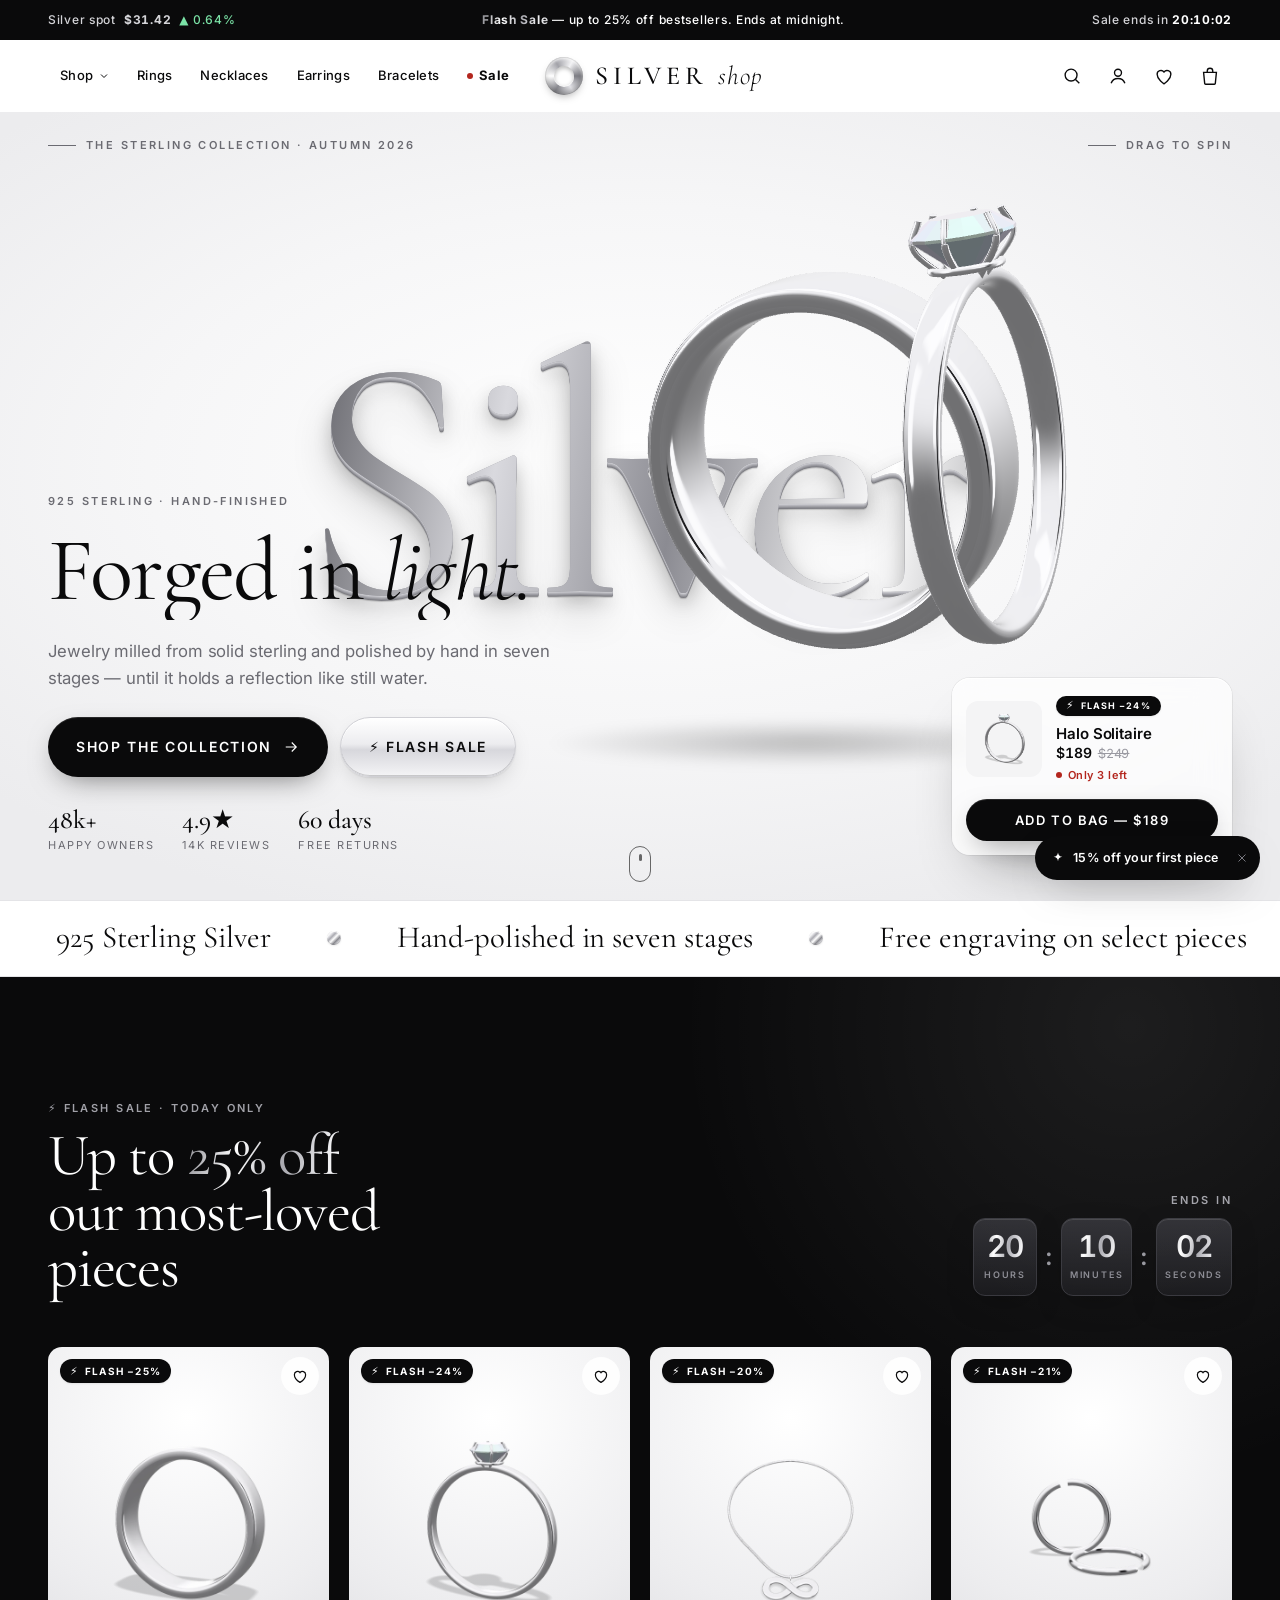
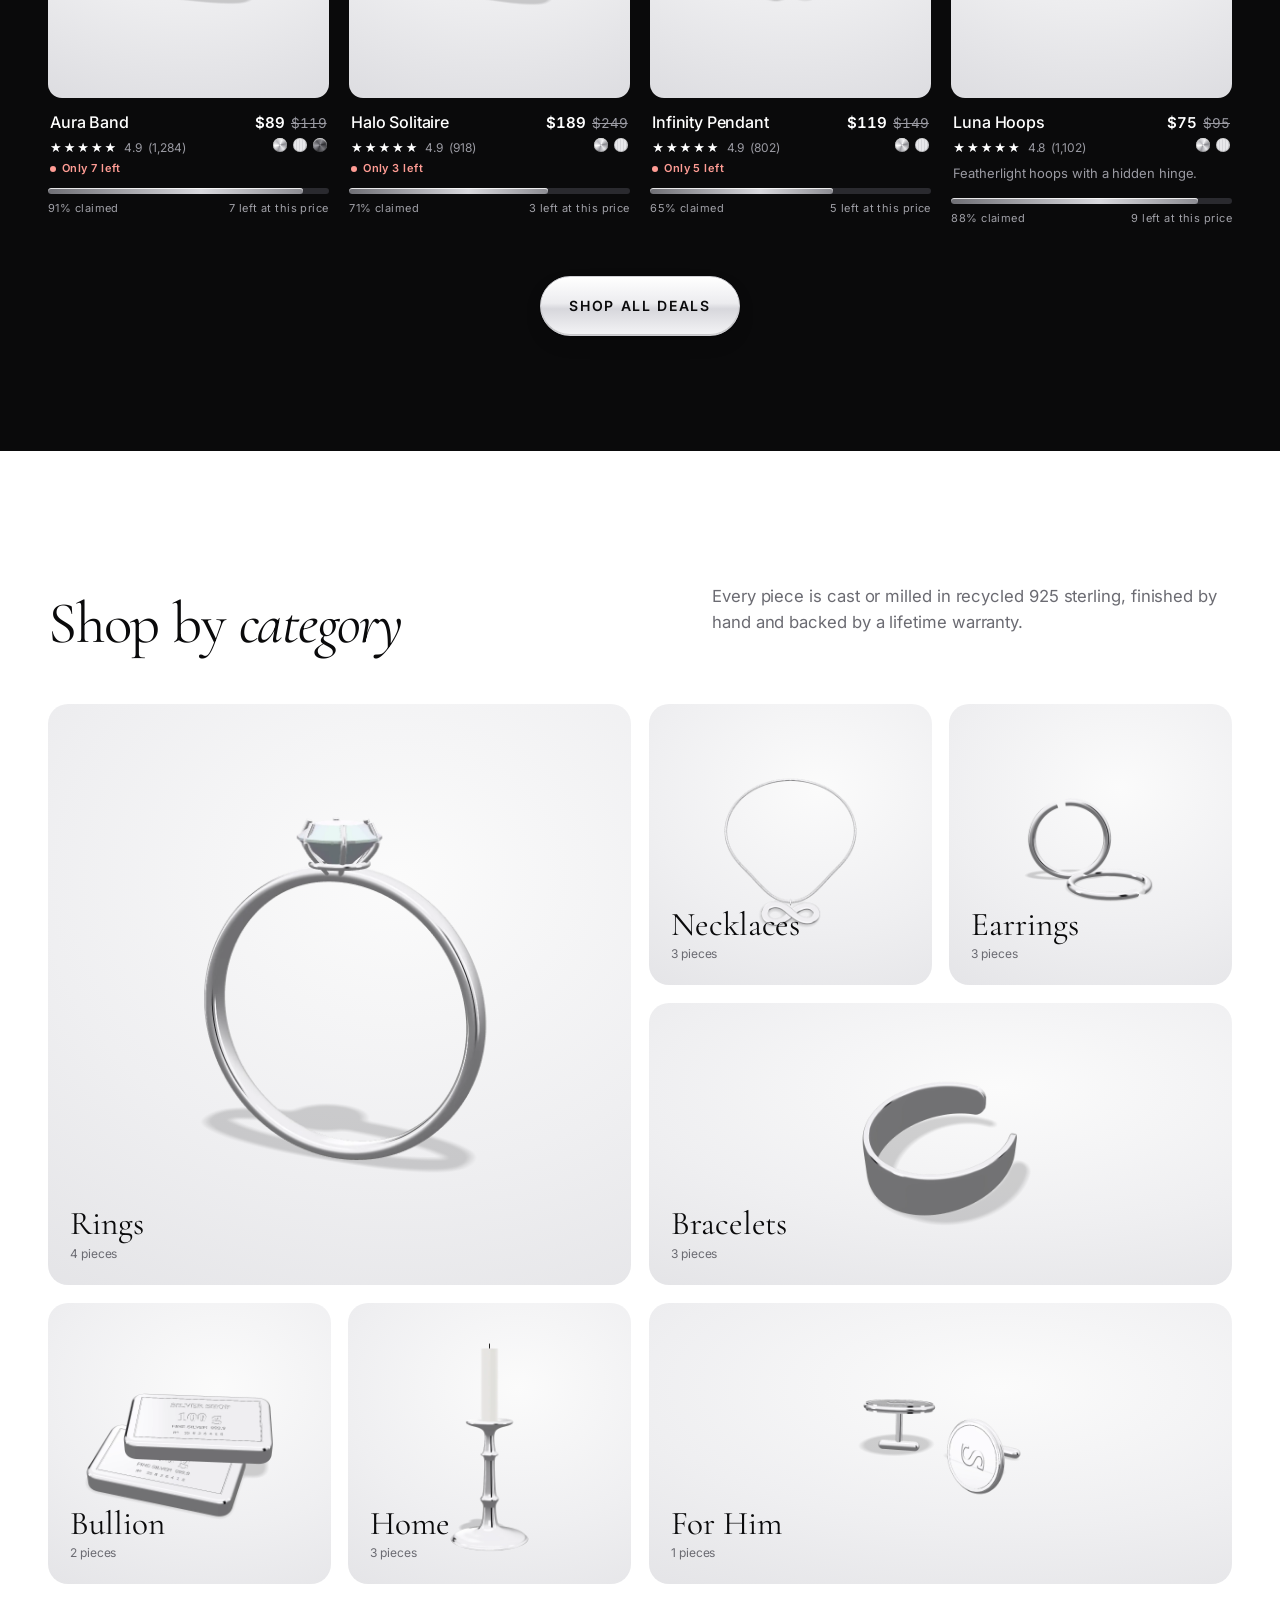
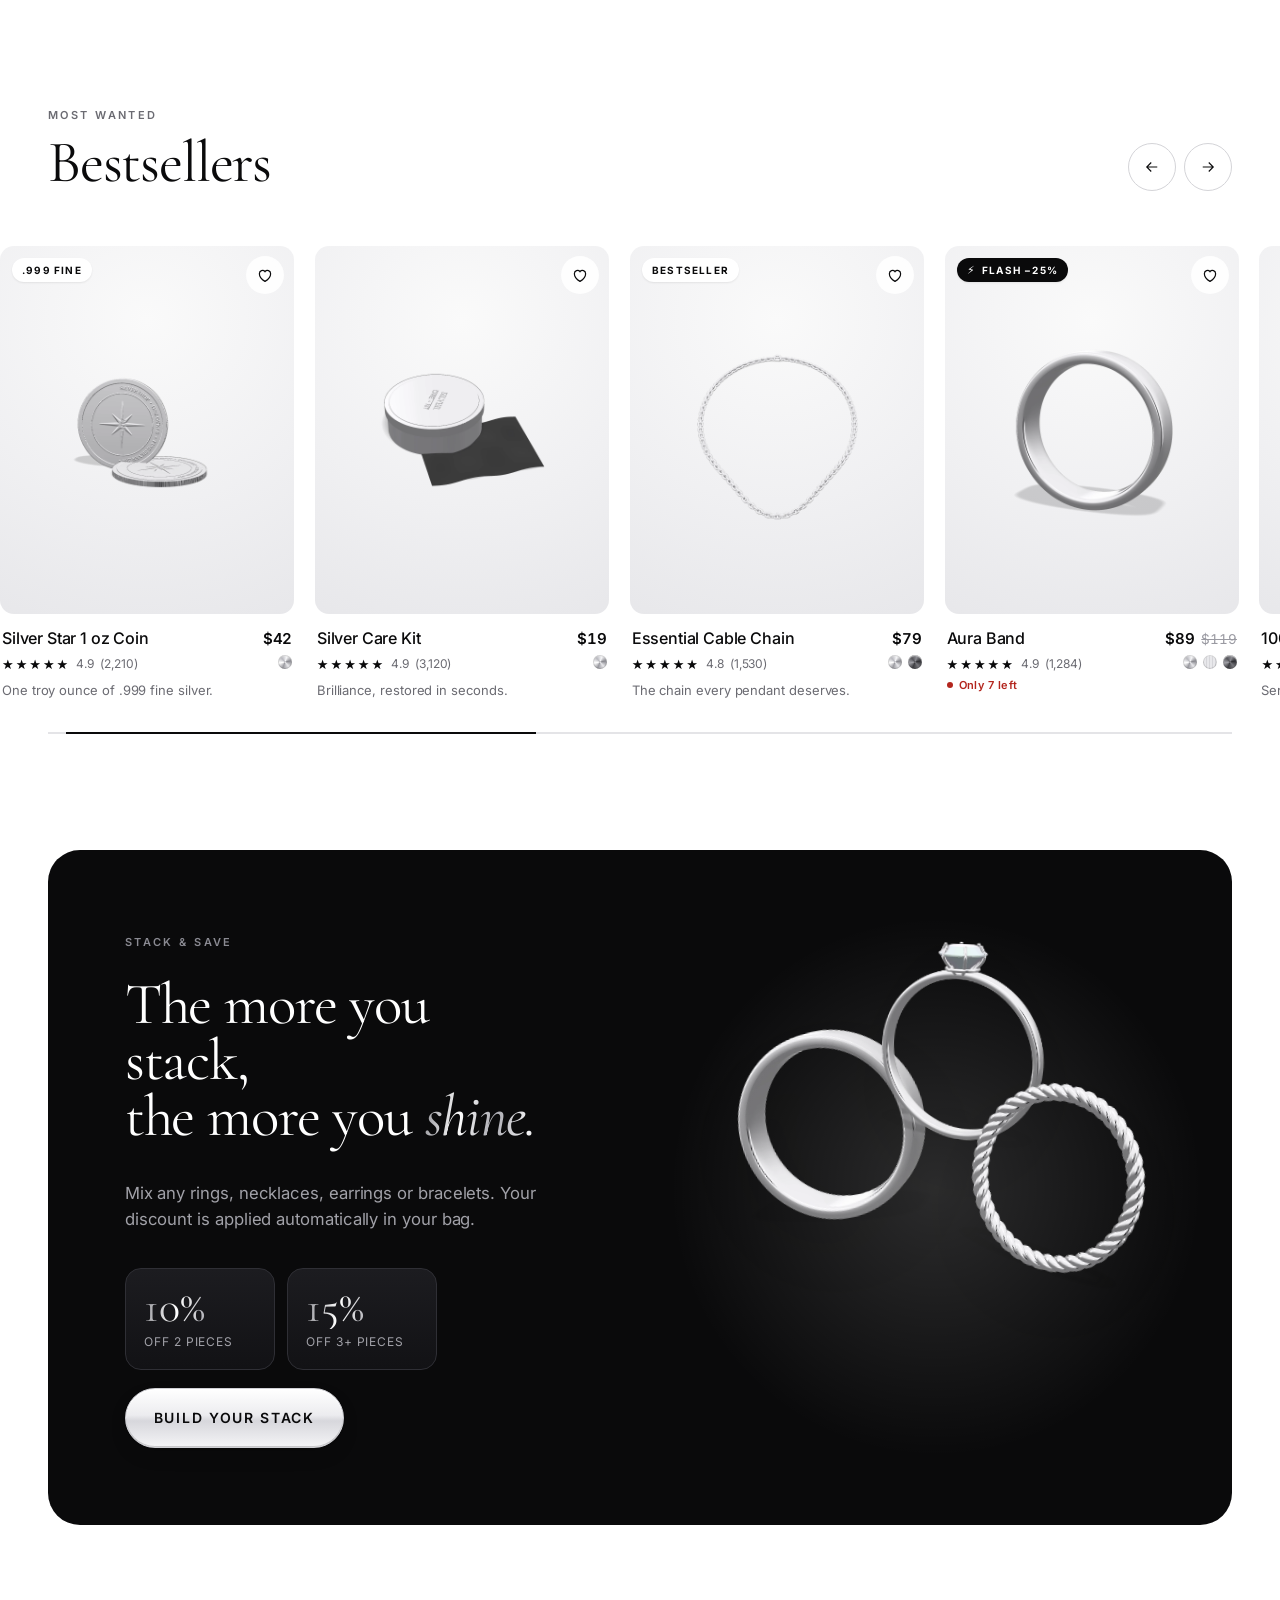
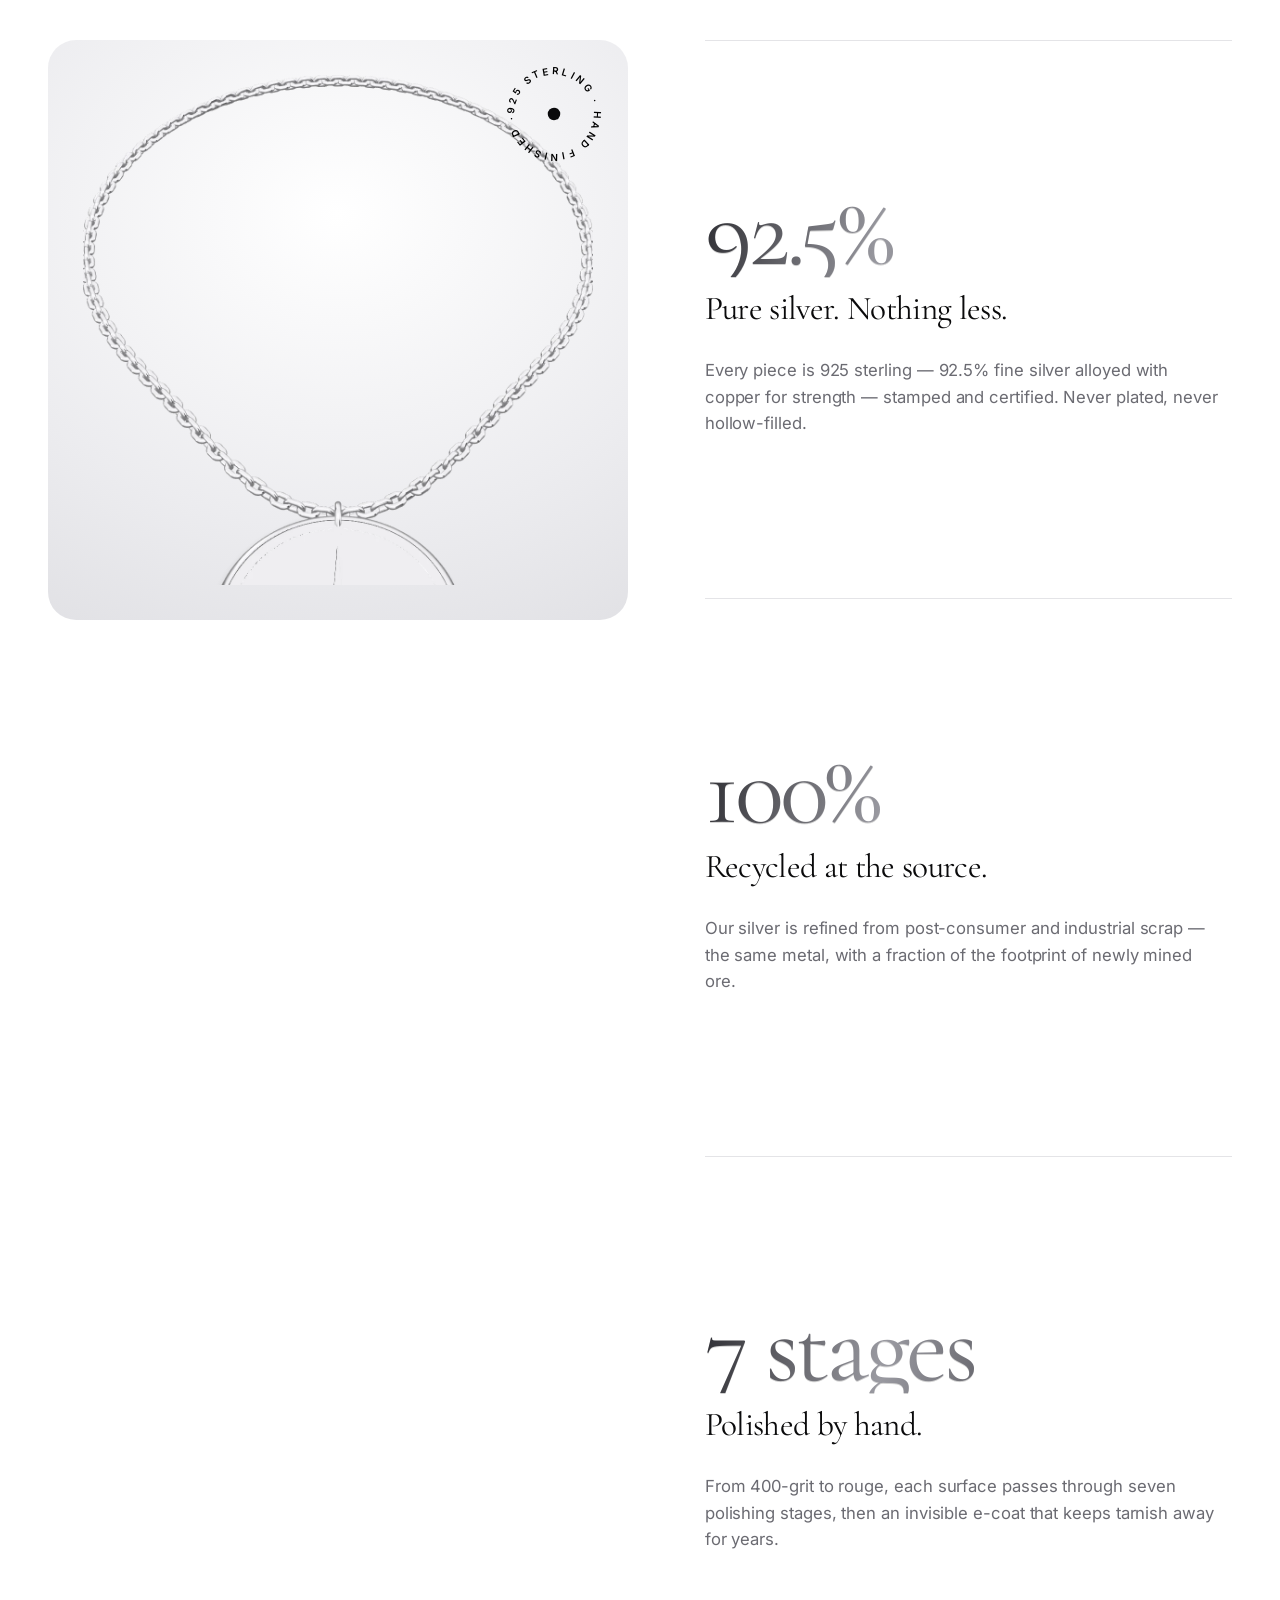
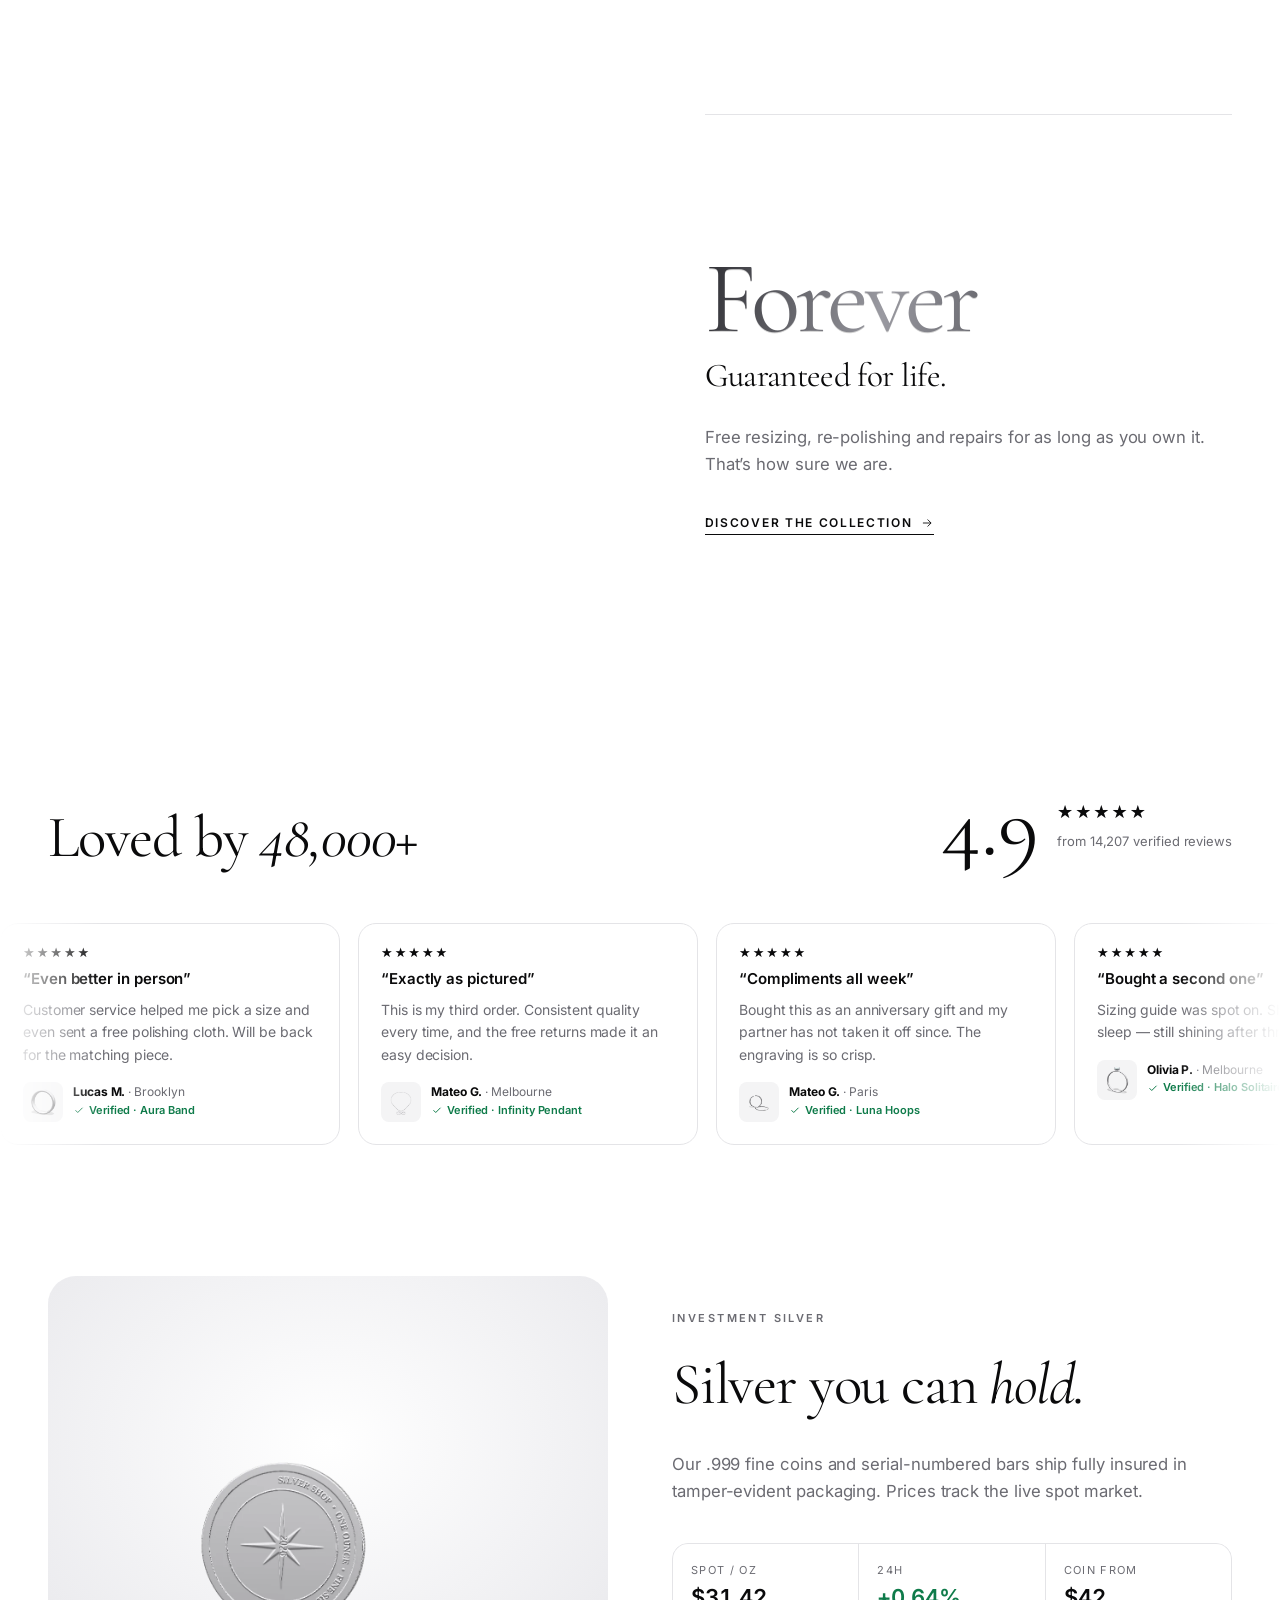
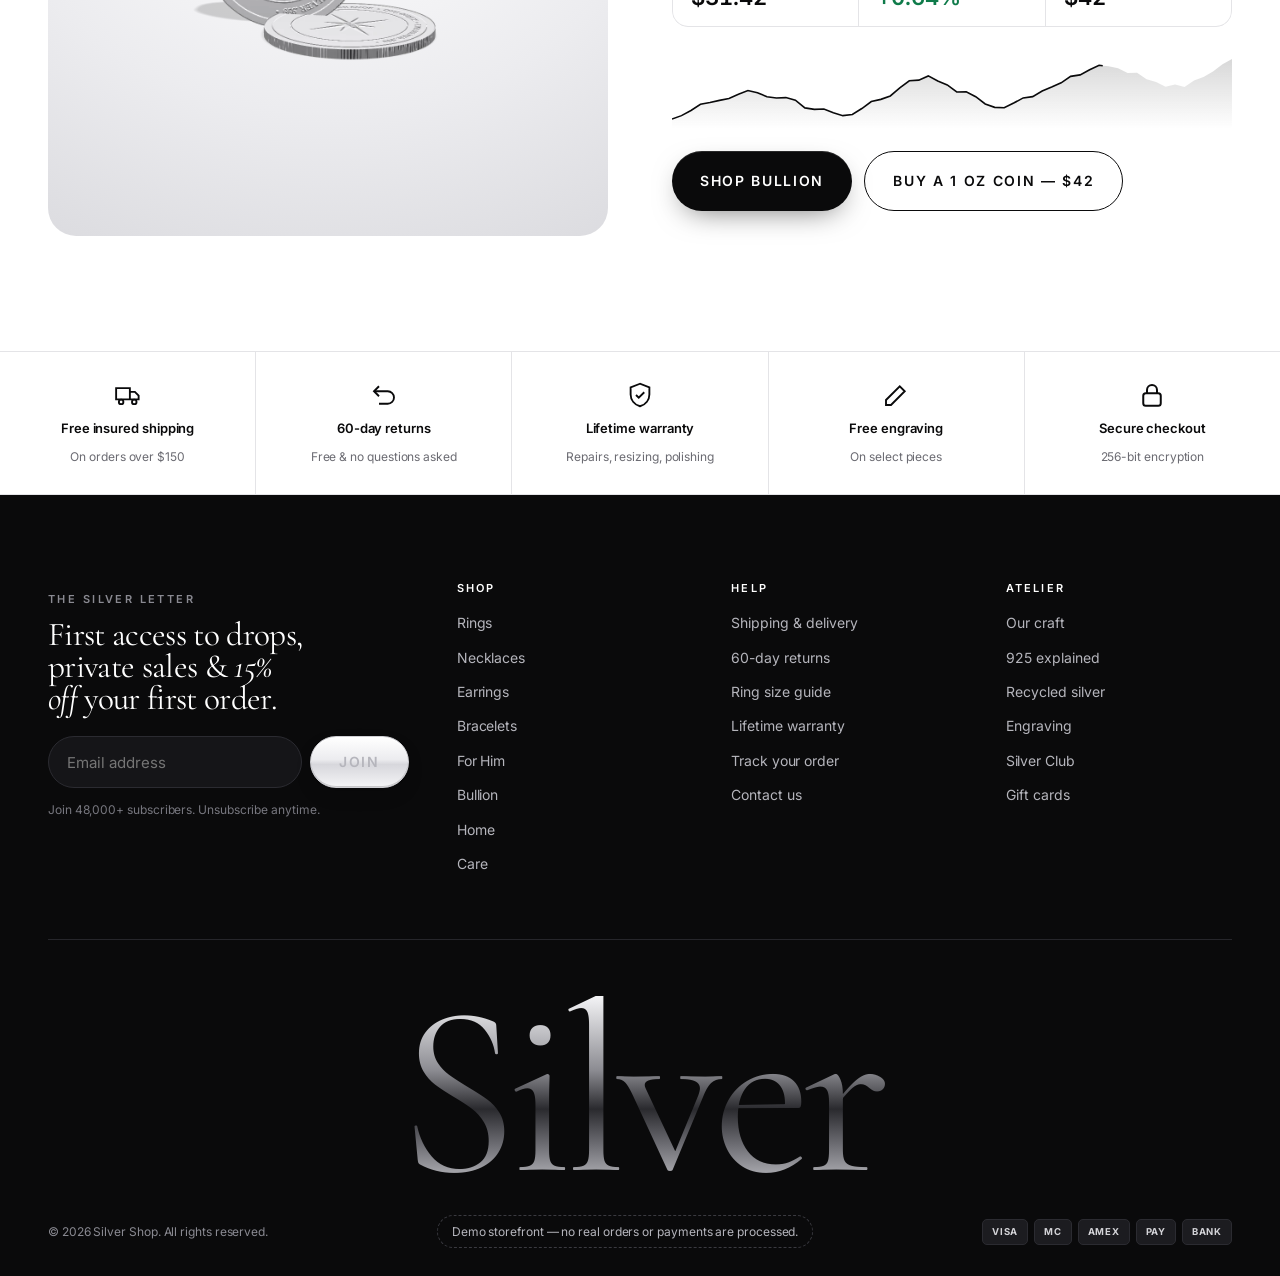
<file: index.html>
<!doctype html>
<html lang="en">
<head>
  <meta charset="utf-8">
  <meta name="viewport" content="width=device-width, initial-scale=1, viewport-fit=cover">
  <title>Silver Shop — Sterling silver jewelry, forged in light</title>
  <meta name="description" content="Hand-finished 925 sterling silver rings, necklaces, earrings, bracelets and investment bullion. Free insured shipping over $150 and 60-day returns.">
  <meta name="theme-color" content="#ffffff">
  <link rel="icon" href="assets/img/favicon.svg" type="image/svg+xml">
  <link rel="preload" href="assets/fonts/cormorant-garamond-latin-400-normal.woff2" as="font" type="font/woff2" crossorigin>
  <link rel="preload" href="assets/fonts/inter-latin-500-normal.woff2" as="font" type="font/woff2" crossorigin>
  <link rel="stylesheet" href="assets/css/styles.css">
  <link rel="stylesheet" href="assets/css/pages.css">
  <script type="importmap">{ "imports": { "three": "./assets/vendor/three/three.module.min.js" } }</script>
</head>
<body>
<main id="main">
  <!-- HERO -->
  <section class="hero" aria-label="Featured">
    <div class="hero-word" aria-hidden="true"><span class="silver-3d" data-text="Silver">Silver</span></div>
    <div class="hero-shadow" aria-hidden="true"></div>
    <div class="hero-canvas" id="hero-canvas"></div>
    <div class="wrap hero-top"><span class="eyebrow">The Sterling Collection · Autumn 2026</span><span class="eyebrow hide-sm">Drag to spin</span></div>
    <div class="wrap hero-ui">
      <div class="hero-copy">
        <span class="eyebrow">925 Sterling · Hand-finished</span>
        <h1 class="display h1"><span class="reveal-mask"><span>Forged</span></span> <span class="reveal-mask"><span style="--d:120ms">in <em>light.</em></span></span></h1>
        <p class="lead reveal" style="--d:300ms">Jewelry milled from solid sterling and polished by hand in seven stages — until it holds a reflection like still water.</p>
        <div class="hero-cta reveal" style="--d:420ms">
          <a class="btn btn-ink btn-lg" href="shop.html" data-magnetic><span>Shop <span class="lg-only">the collection</span><span class="sm-only">now</span></span> <svg viewBox="0 0 24 24" fill="none" stroke="currentColor" stroke-width="1.5"><path d="M5 12h14M13 6l6 6-6 6"/></svg></a>
          <a class="btn btn-silver btn-lg" href="shop.html?sale=1" data-magnetic>⚡ Flash sale</a>
        </div>
        <div class="hero-stats reveal" style="--d:540ms">
          <div><b data-count="48000">0</b><span>Happy owners</span></div>
          <div><b>4.9★</b><span>14k reviews</span></div>
          <div><b>60 days</b><span>Free returns</span></div>
        </div>
      </div>
      <aside class="hero-product reveal" style="--d:700ms" aria-label="Featured product">
        <img src="assets/img/products/halo-solitaire-1.webp" alt="Halo Solitaire ring">
        <div>
          <span class="tag tag-flash">Flash −24%</span>
          <div class="hp-name">Halo Solitaire</div>
          <div class="price" style="font-size:14px">$189<s>$249</s></div>
          <span class="stock-low">Only 3 left</span>
        </div>
        <button class="btn btn-ink" data-hero-add><span><span class="lg-only">Add to bag — </span>$189</span></button>
      </aside>
    </div>
    <span class="scroll-cue" aria-hidden="true"></span>
  </section>

  <!-- WELCOME BACK (returning visitors only) -->
  <section class="wrap welcome-back hide" id="welcome-back" aria-label="Pick up where you left off"></section>

  <!-- MARQUEE -->
  <div class="marquee" aria-hidden="true"><div class="marquee-track" id="marquee"></div></div>

  <!-- FLASH SALE -->
  <section class="section flash" id="flash">
    <div class="flash-glow"></div>
    <div class="wrap">
      <div class="section-head">
        <div>
          <p class="eyebrow">⚡ Flash Sale · Today only</p>
          <h2 class="display h2" style="margin-top:14px">Up to <span class="silver-text">25% off</span><br>our most-loved pieces</h2>
        </div>
        <div style="display:grid;gap:12px;justify-items:end">
          <span class="eyebrow">Ends in</span>
          <div class="countdown" id="flash-countdown"></div>
        </div>
      </div>
      <div class="grid grid-4" id="flash-grid"></div>
      <div style="text-align:center;margin-top:48px"><a class="btn btn-silver btn-lg" href="shop.html?sale=1" data-magnetic>Shop all deals</a></div>
    </div>
  </section>

  <!-- CATEGORIES -->
  <section class="section">
    <div class="wrap">
      <div class="section-head">
        <h2 class="display h2 reveal">Shop by <em class="serif-i">category</em></h2>
        <p class="lead reveal" style="--d:120ms">Every piece is cast or milled in recycled 925 sterling, finished by hand and backed by a lifetime warranty.</p>
      </div>
      <div class="bento" id="bento"></div>
    </div>
  </section>

  <!-- BESTSELLERS -->
  <section class="section" style="padding-top:0">
    <div class="wrap">
      <div class="section-head">
        <div><p class="eyebrow reveal">Most wanted</p><h2 class="display h2 reveal" style="margin-top:14px">Bestsellers</h2></div>
        <div class="rail-nav"><button aria-label="Previous" data-rail="-1"><svg viewBox="0 0 24 24" fill="none" stroke="currentColor" stroke-width="1.5"><path d="M5 12h14M13 6l6 6-6 6"/></svg></button><button aria-label="Next" data-rail="1"><svg viewBox="0 0 24 24" fill="none" stroke="currentColor" stroke-width="1.5"><path d="M5 12h14M13 6l6 6-6 6"/></svg></button></div>
      </div>
      <div class="rail" id="rail"></div>
      <div class="rail-progress"><i id="rail-progress"></i></div>
    </div>
  </section>

  <!-- STACK & SAVE -->
  <section class="wrap" style="padding-bottom:clamp(64px,9vw,140px)">
    <div class="stack" id="stack">
      <div class="stack-copy">
        <p class="eyebrow" style="color:#8a8a92">Stack &amp; Save</p>
        <h2 class="display h2">The more you stack,<br>the more you <em class="serif-i silver-text">shine.</em></h2>
        <p class="lead">Mix any rings, necklaces, earrings or bracelets. Your discount is applied automatically in your bag.</p>
        <div class="tiers"><div class="tier"><b>10%</b><span>off 2 pieces</span></div><div class="tier"><b>15%</b><span>off 3+ pieces</span></div></div>
        <div><a class="btn btn-silver btn-lg" href="shop.html?cat=rings" data-magnetic>Build your stack</a></div>
      </div>
      <div class="stack-visual"><img src="assets/img/products/aura-band-1.webp" alt="" loading="lazy"><img src="assets/img/products/halo-solitaire-1.webp" alt="" loading="lazy"><img src="assets/img/products/twist-rope-1.webp" alt="" loading="lazy"><div class="disc-glow"></div></div>
    </div>
  </section>

  <!-- 925 STORY -->
  <section class="section" style="padding-top:0">
    <div class="wrap story">
      <div class="story-media" id="story-media">
        <img class="is-on" src="assets/img/products/twist-rope-3.webp" alt="" loading="lazy">
        <img src="assets/img/products/eagle-coin-3.webp" alt="" loading="lazy">
        <img src="assets/img/products/atlas-cuff-2.webp" alt="" loading="lazy">
        <img src="assets/img/products/compass-medallion-3.webp" alt="" loading="lazy">
        <svg class="stamp" viewBox="0 0 100 100" aria-hidden="true"><defs><path id="c" d="M50,50 m-38,0 a38,38 0 1,1 76,0 a38,38 0 1,1 -76,0"/></defs><text font-size="9.4" letter-spacing="3" font-family="Inter" font-weight="600"><textPath href="#c">925 STERLING · HAND FINISHED · LIFETIME ·</textPath></text><circle cx="50" cy="50" r="6" fill="#0a0a0b"/></svg>
      </div>
      <div class="story-steps">
        <div class="story-step" data-step="0"><span class="num silver-text">92.5%</span><h3 class="display h3">Pure silver. Nothing less.</h3><p class="lead">Every piece is 925 sterling — 92.5% fine silver alloyed with copper for strength — stamped and certified. Never plated, never hollow-filled.</p></div>
        <div class="story-step" data-step="1"><span class="num silver-text">100%</span><h3 class="display h3">Recycled at the source.</h3><p class="lead">Our silver is refined from post-consumer and industrial scrap — the same metal, with a fraction of the footprint of newly mined ore.</p></div>
        <div class="story-step" data-step="2"><span class="num silver-text">7 stages</span><h3 class="display h3">Polished by hand.</h3><p class="lead">From 400-grit to rouge, each surface passes through seven polishing stages, then an invisible e-coat that keeps tarnish away for years.</p></div>
        <div class="story-step" data-step="3"><span class="num silver-text">Forever</span><h3 class="display h3">Guaranteed for life.</h3><p class="lead">Free resizing, re-polishing and repairs for as long as you own it. That’s how sure we are.</p><div><a class="btn-link" href="shop.html">Discover the collection <svg viewBox="0 0 24 24" fill="none" stroke="currentColor" stroke-width="1.5"><path d="M5 12h14M13 6l6 6-6 6"/></svg></a></div></div>
      </div>
    </div>
  </section>

  <!-- REVIEWS -->
  <section class="section" style="padding-top:0">
    <div class="wrap">
      <div class="section-head">
        <h2 class="display h2 reveal">Loved by <em class="serif-i">48,000+</em></h2>
        <div class="score reveal"><b>4.9</b><div><span class="stars" style="--pct:98%;font-size:18px"></span><div class="muted" style="font-size:13px;margin-top:6px">from 14,207 verified reviews</div></div></div>
      </div>
    </div>
    <div class="reviews-marquee"><div class="reviews-track" id="reviews-track"></div></div>
  </section>

  <!-- BULLION -->
  <section class="section" style="padding-top:0">
    <div class="wrap bullion">
      <div class="bullion-art reveal" data-tilt="6"><img src="assets/img/products/eagle-coin-1.webp" alt="Silver Star 1 oz coin" loading="lazy"></div>
      <div style="display:grid;gap:22px">
        <p class="eyebrow reveal">Investment silver</p>
        <h2 class="display h2 reveal">Silver you can <em class="serif-i">hold.</em></h2>
        <p class="lead reveal">Our .999 fine coins and serial-numbered bars ship fully insured in tamper-evident packaging. Prices track the live spot market.</p>
        <div class="ticker-card reveal">
          <div><span>Spot / oz</span><b id="tk-spot">$31.42</b></div>
          <div><span>24h</span><b id="tk-chg" style="color:var(--ok)">+0.64%</b></div>
          <div><span>Coin from</span><b>$42</b></div>
        </div>
        <svg class="spark reveal" id="spark" viewBox="0 0 400 80" preserveAspectRatio="none" aria-hidden="true"></svg>
        <div class="flex gap-12 wrap-f reveal"><a class="btn btn-ink btn-lg" href="shop.html?cat=bullion">Shop bullion</a><a class="btn btn-ghost btn-lg" href="product.html?id=eagle-coin">Buy a 1 oz coin — $42</a></div>
      </div>
    </div>
  </section>

  <!-- PROMISE -->
  <div class="promise" id="promise"></div>
</main>
<script type="module" src="assets/js/home.js"></script>
</body>
</html>
</file>
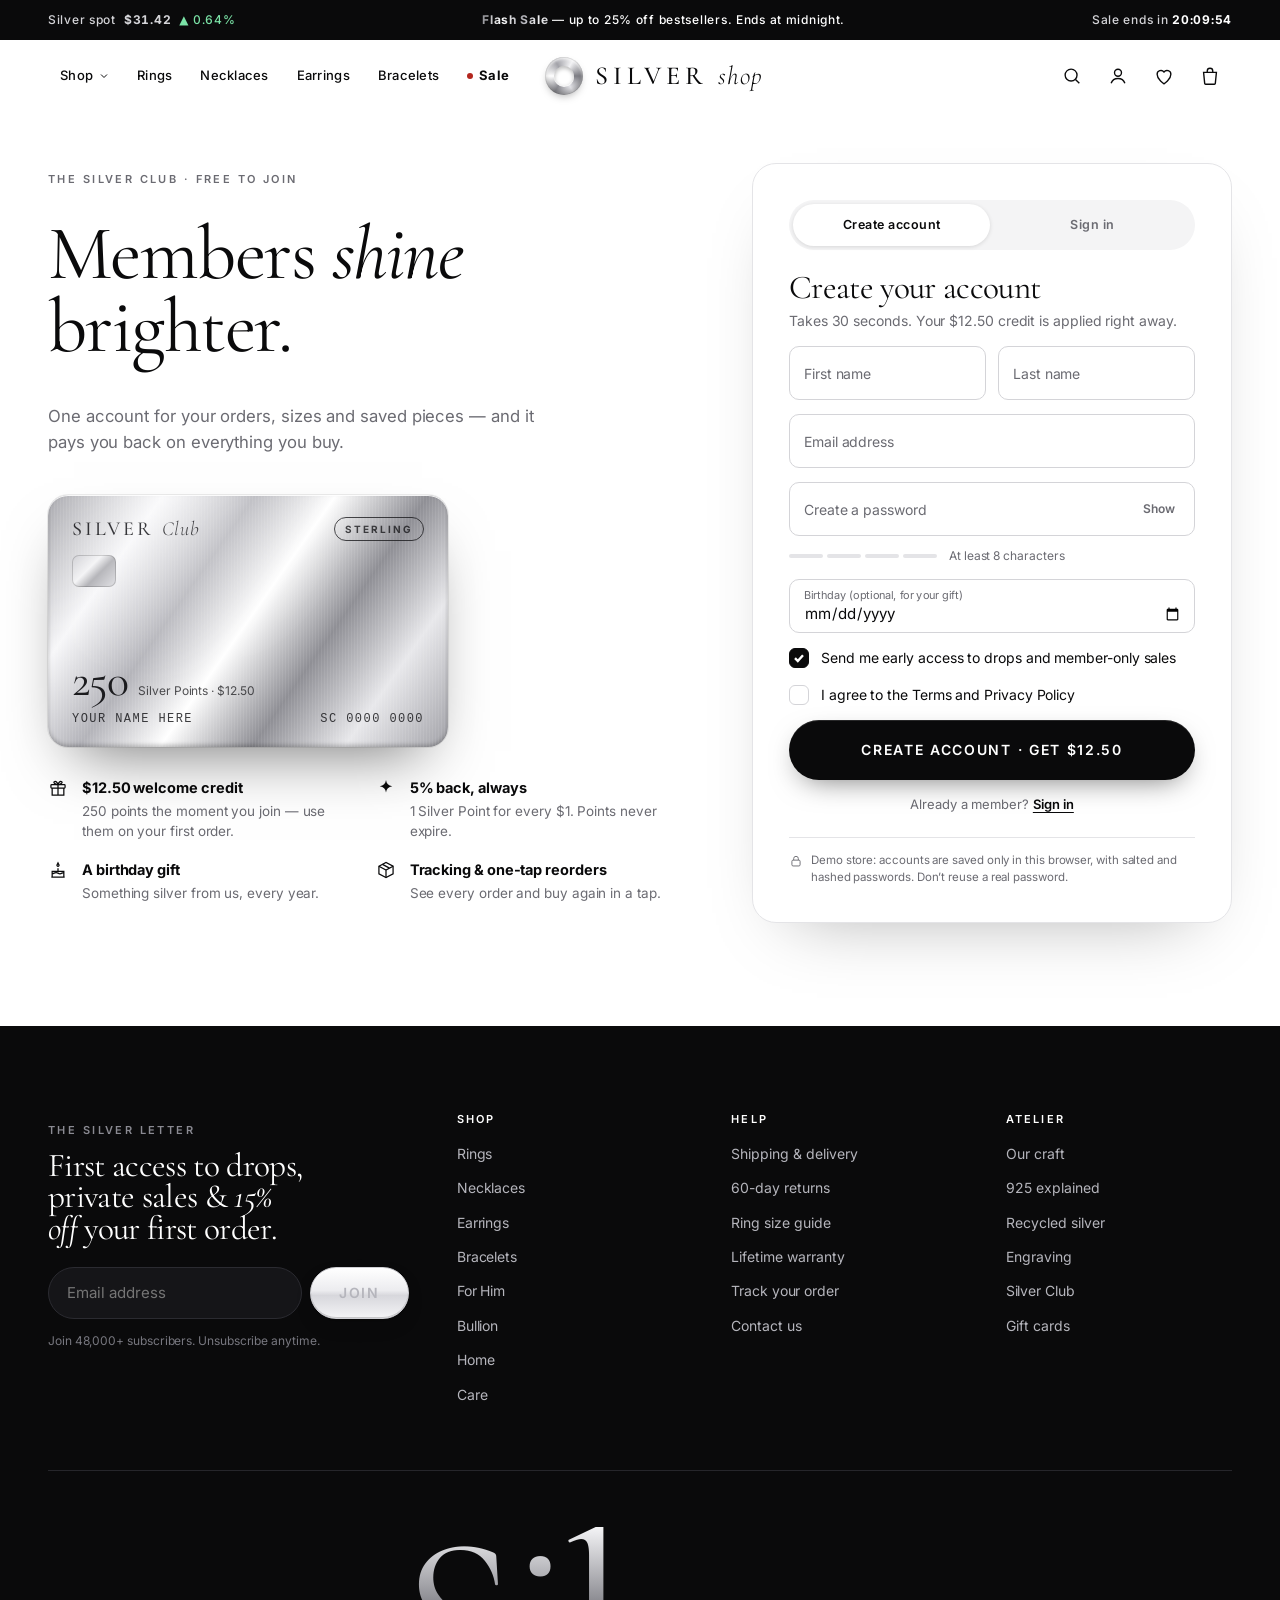
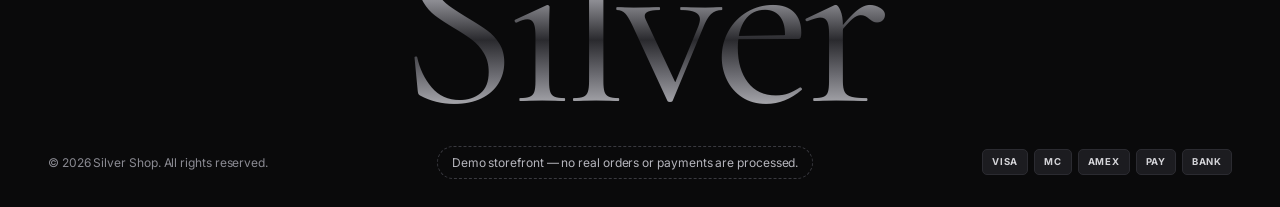
<file: account.html>
<!doctype html>
<html lang="en">
<head>
  <meta charset="utf-8">
  <meta name="viewport" content="width=device-width, initial-scale=1, viewport-fit=cover">
  <title>Your account — Silver Shop</title>
  <meta name="description" content="Join the Silver Club: $12.50 off your first order, 5% back in Silver Points, order tracking and one-tap reorders.">
  <meta name="robots" content="noindex">
  <link rel="icon" href="assets/img/favicon.svg" type="image/svg+xml">
  <link rel="stylesheet" href="assets/css/styles.css">
  <link rel="stylesheet" href="assets/css/pages.css">
</head>
<body>
<main id="main" class="wrap acct-wrap"><div id="acct-root"></div></main>
<script type="module" src="assets/js/account.js"></script>
</body>
</html>
</file>
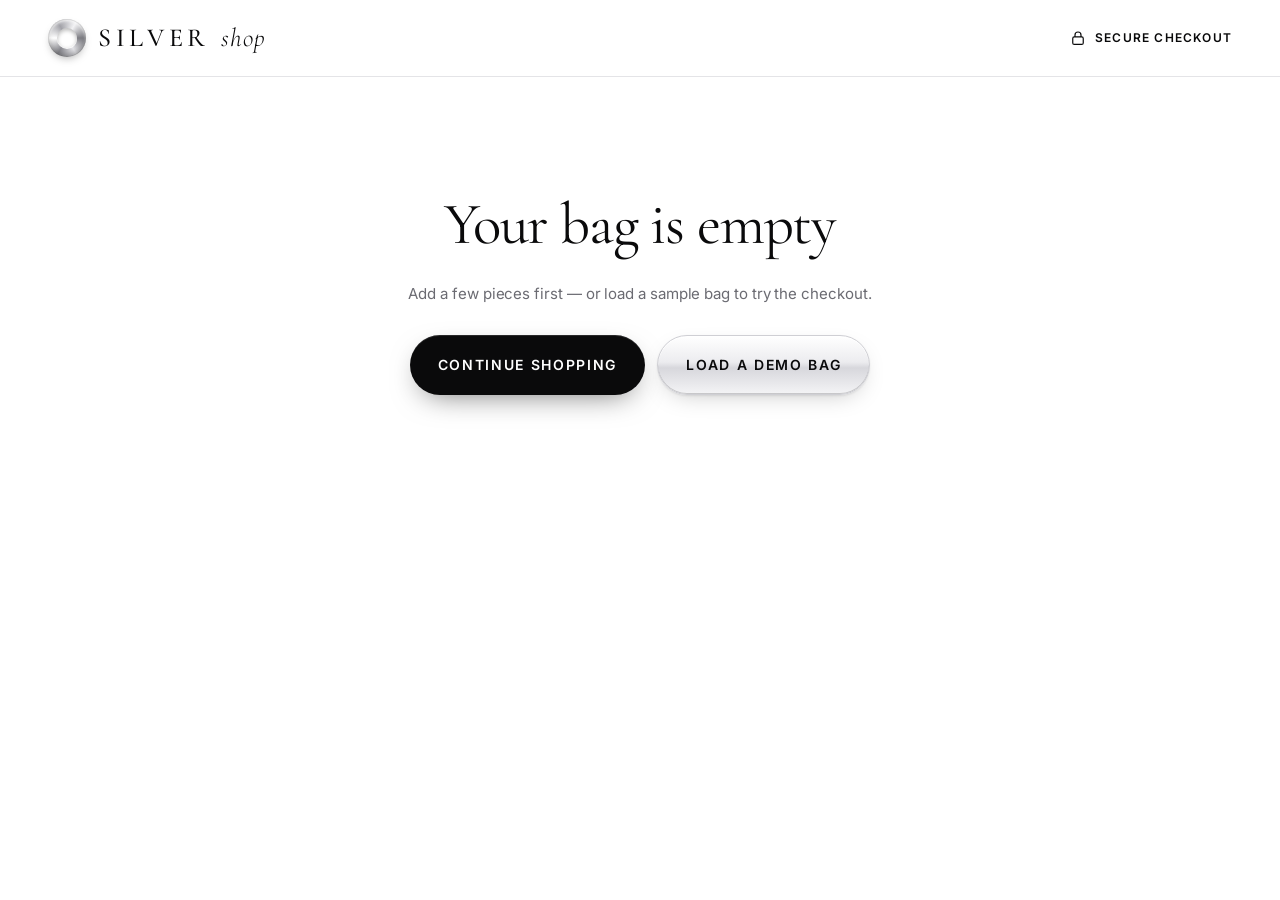
<file: checkout.html>
<!doctype html>
<html lang="en">
<head>
  <meta charset="utf-8">
  <meta name="viewport" content="width=device-width, initial-scale=1, viewport-fit=cover">
  <title>Secure checkout — Silver Shop</title>
  <meta name="robots" content="noindex">
  <link rel="icon" href="assets/img/favicon.svg" type="image/svg+xml">
  <link rel="stylesheet" href="assets/css/styles.css">
  <link rel="stylesheet" href="assets/css/pages.css">
</head>
<body class="co-body">
<header class="co-header">
  <div class="wrap">
    <a class="logo" href="index.html" aria-label="Silver Shop — home"><i class="logo-mark" aria-hidden="true"></i><span class="logo-word">Silver <span>shop</span></span></a>
    <div class="flex center gap-16">
      <span class="co-secure"><svg viewBox="0 0 24 24" fill="none" stroke="currentColor" stroke-width="1.6"><rect x="5" y="10.5" width="14" height="10" rx="2"/><path d="M8 10.5V8a4 4 0 0 1 8 0v2.5"/></svg> Secure checkout</span>
    </div>
  </div>
</header>
<div id="co-root"></div>
<div class="processing" id="processing" aria-live="assertive">
  <div class="inner">
    <div class="loader-ring"></div>
    <h2 class="display h3" style="margin:0">Processing your order…</h2>
    <ul class="proc-steps" id="proc-steps">
      <li><span class="s"></span>Encrypting payment details</li>
      <li><span class="s"></span>Authorizing with your bank</li>
      <li><span class="s"></span>Reserving your pieces</li>
      <li><span class="s"></span>Confirming your order</li>
    </ul>
    <p class="muted" style="font-size:12px;margin:0">Demo store — no real payment is taken.</p>
  </div>
</div>
<script type="module" src="assets/js/checkout.js"></script>
</body>
</html>
</file>
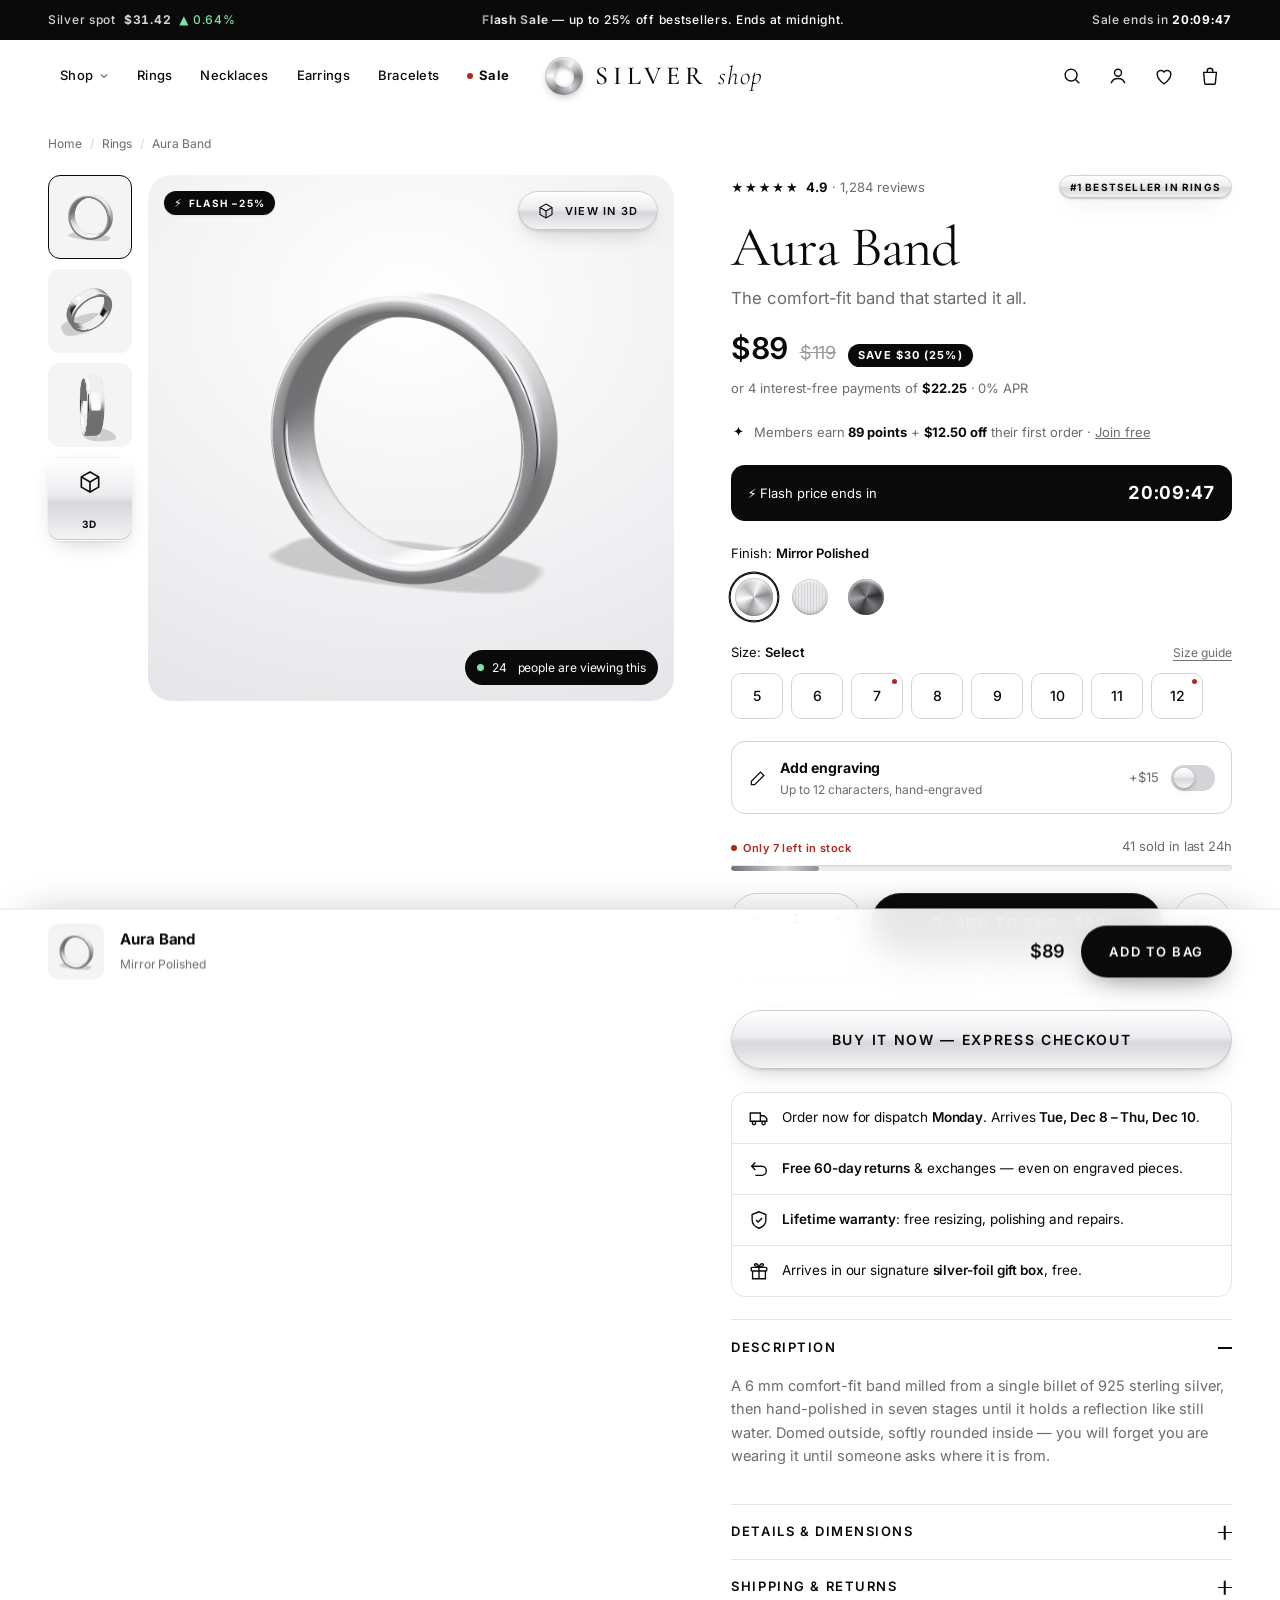
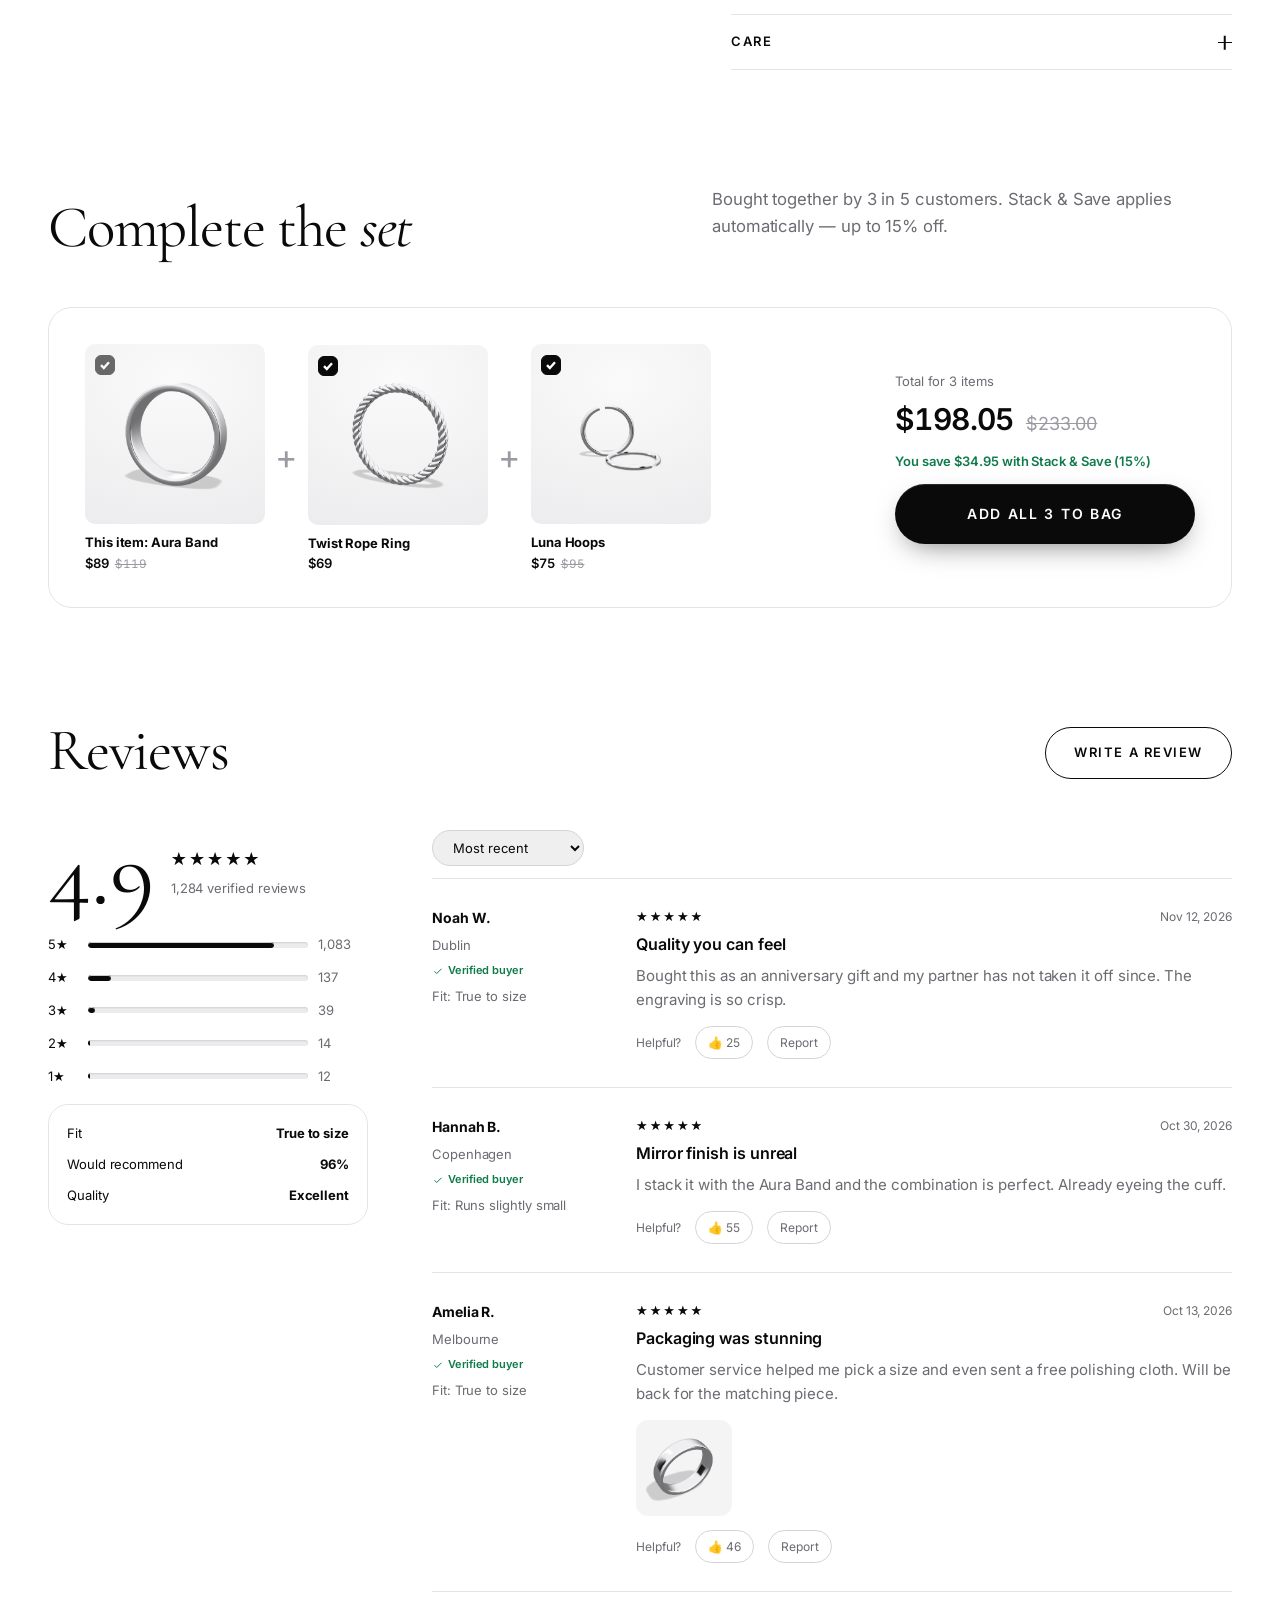
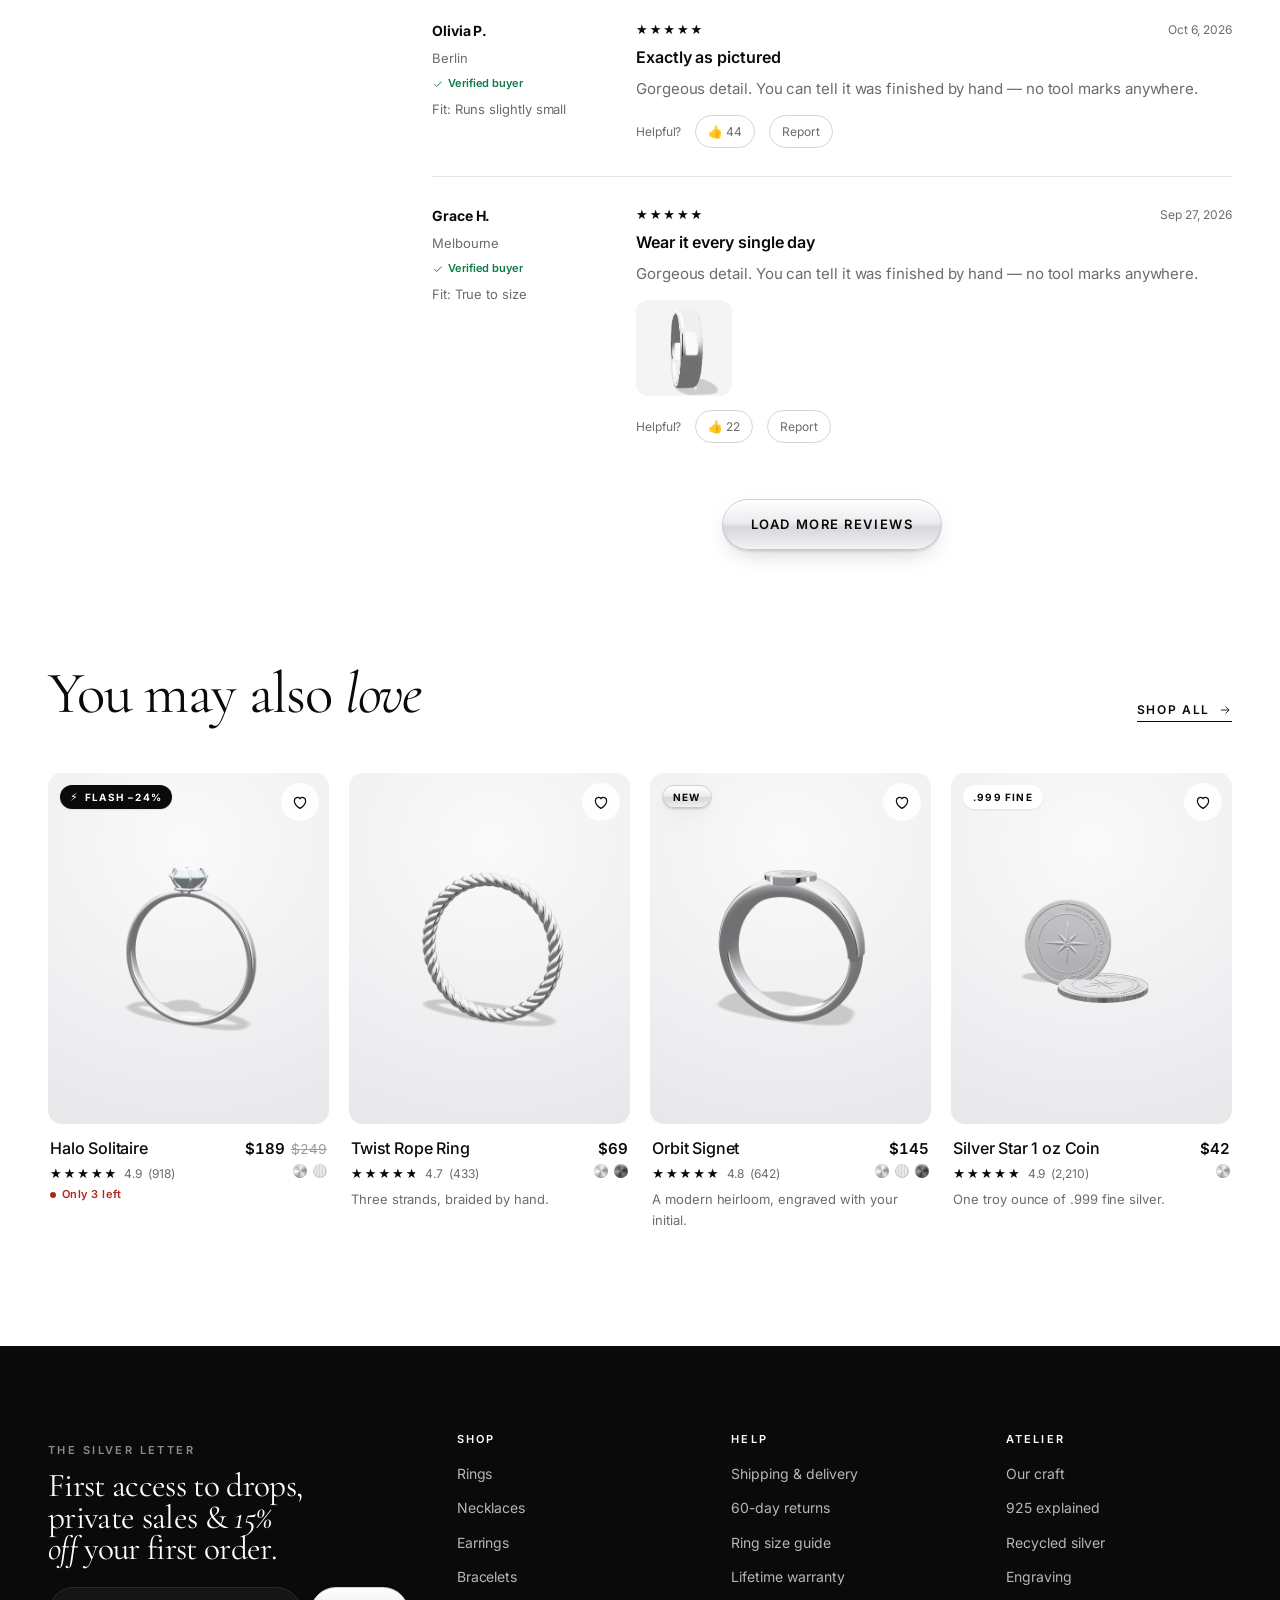
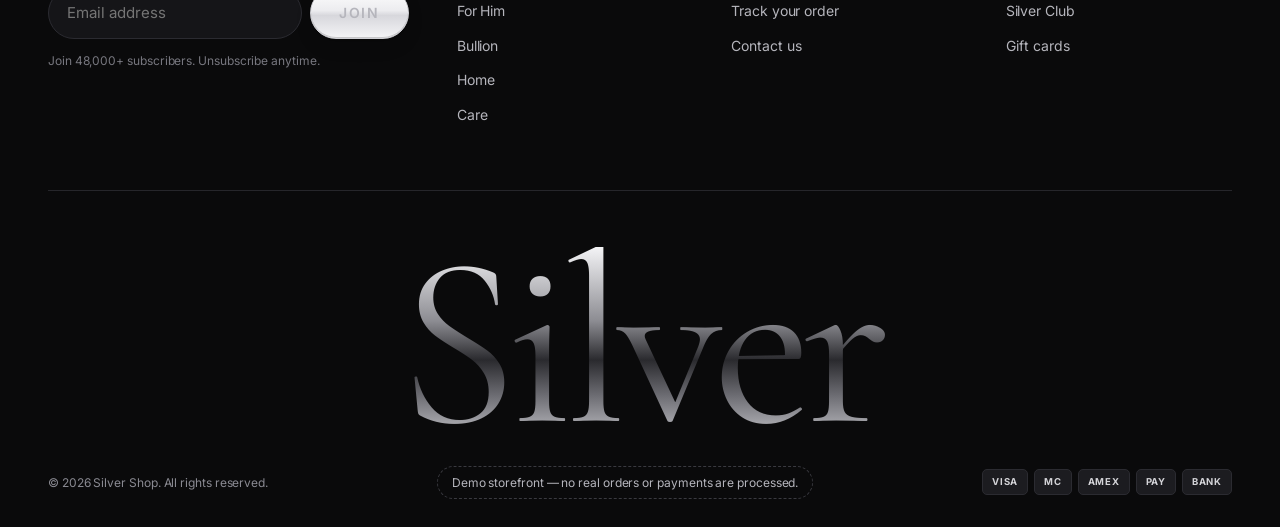
<file: product.html>
<!doctype html>
<html lang="en">
<head>
  <meta charset="utf-8">
  <meta name="viewport" content="width=device-width, initial-scale=1, viewport-fit=cover">
  <title>Silver Shop</title>
  <meta name="description" content="Hand-finished 925 sterling silver.">
  <link rel="icon" href="assets/img/favicon.svg" type="image/svg+xml">
  <link rel="stylesheet" href="assets/css/styles.css">
  <link rel="stylesheet" href="assets/css/pages.css">
  <script type="importmap">{ "imports": { "three": "./assets/vendor/three/three.module.min.js" } }</script>
</head>
<body class="no-tabbar">
<main id="main">
  <div class="wrap">
    <nav class="crumbs" aria-label="Breadcrumb" id="crumbs"></nav>
    <div class="pdp" id="pdp"></div>
  </div>

  <section class="section" style="padding-top:20px" id="fbt-wrap">
    <div class="wrap">
      <div class="section-head"><h2 class="display h2 reveal">Complete the <em class="serif-i">set</em></h2><p class="lead reveal">Bought together by 3 in 5 customers. Stack &amp; Save applies automatically — up to 15% off.</p></div>
      <div class="fbt" id="fbt"></div>
    </div>
  </section>

  <section class="section" style="padding-top:0" id="reviews">
    <div class="wrap">
      <div class="section-head"><h2 class="display h2 reveal">Reviews</h2><button class="btn btn-ghost" id="write-review">Write a review</button></div>
      <div class="reviews">
        <aside class="rsummary" id="rsummary"></aside>
        <div><div class="flex gap-8 wrap-f" id="rfilters" style="margin-bottom:12px"></div><div class="rlist" id="rlist"></div><div style="text-align:center;margin-top:28px"><button class="btn btn-silver" id="more-reviews">Load more reviews</button></div></div>
      </div>
    </div>
  </section>

  <section class="section" style="padding-top:0">
    <div class="wrap">
      <div class="section-head"><h2 class="display h2 reveal">You may also <em class="serif-i">love</em></h2><a class="btn-link" href="shop.html">Shop all <svg viewBox="0 0 24 24" fill="none" stroke="currentColor" stroke-width="1.5"><path d="M5 12h14M13 6l6 6-6 6"/></svg></a></div>
      <div class="grid grid-4" id="related"></div>
    </div>
  </section>

  <section class="section hide" style="padding-top:0" id="recent-wrap">
    <div class="wrap">
      <div class="section-head"><h2 class="display h3">Recently viewed</h2></div>
      <div class="rail" id="recent"></div>
    </div>
  </section>
</main>

<div class="sticky-buy" id="sticky-buy" aria-hidden="true"><div class="wrap">
  <img id="sb-img" alt="">
  <div class="meta"><strong id="sb-name"></strong><span id="sb-opts"></span></div>
  <span class="price" id="sb-price" style="font-size:18px"></span>
  <button class="btn btn-ink" id="sb-add">Add to bag</button>
</div></div>

<script type="module" src="assets/js/product.js"></script>
</body>
</html>
</file>
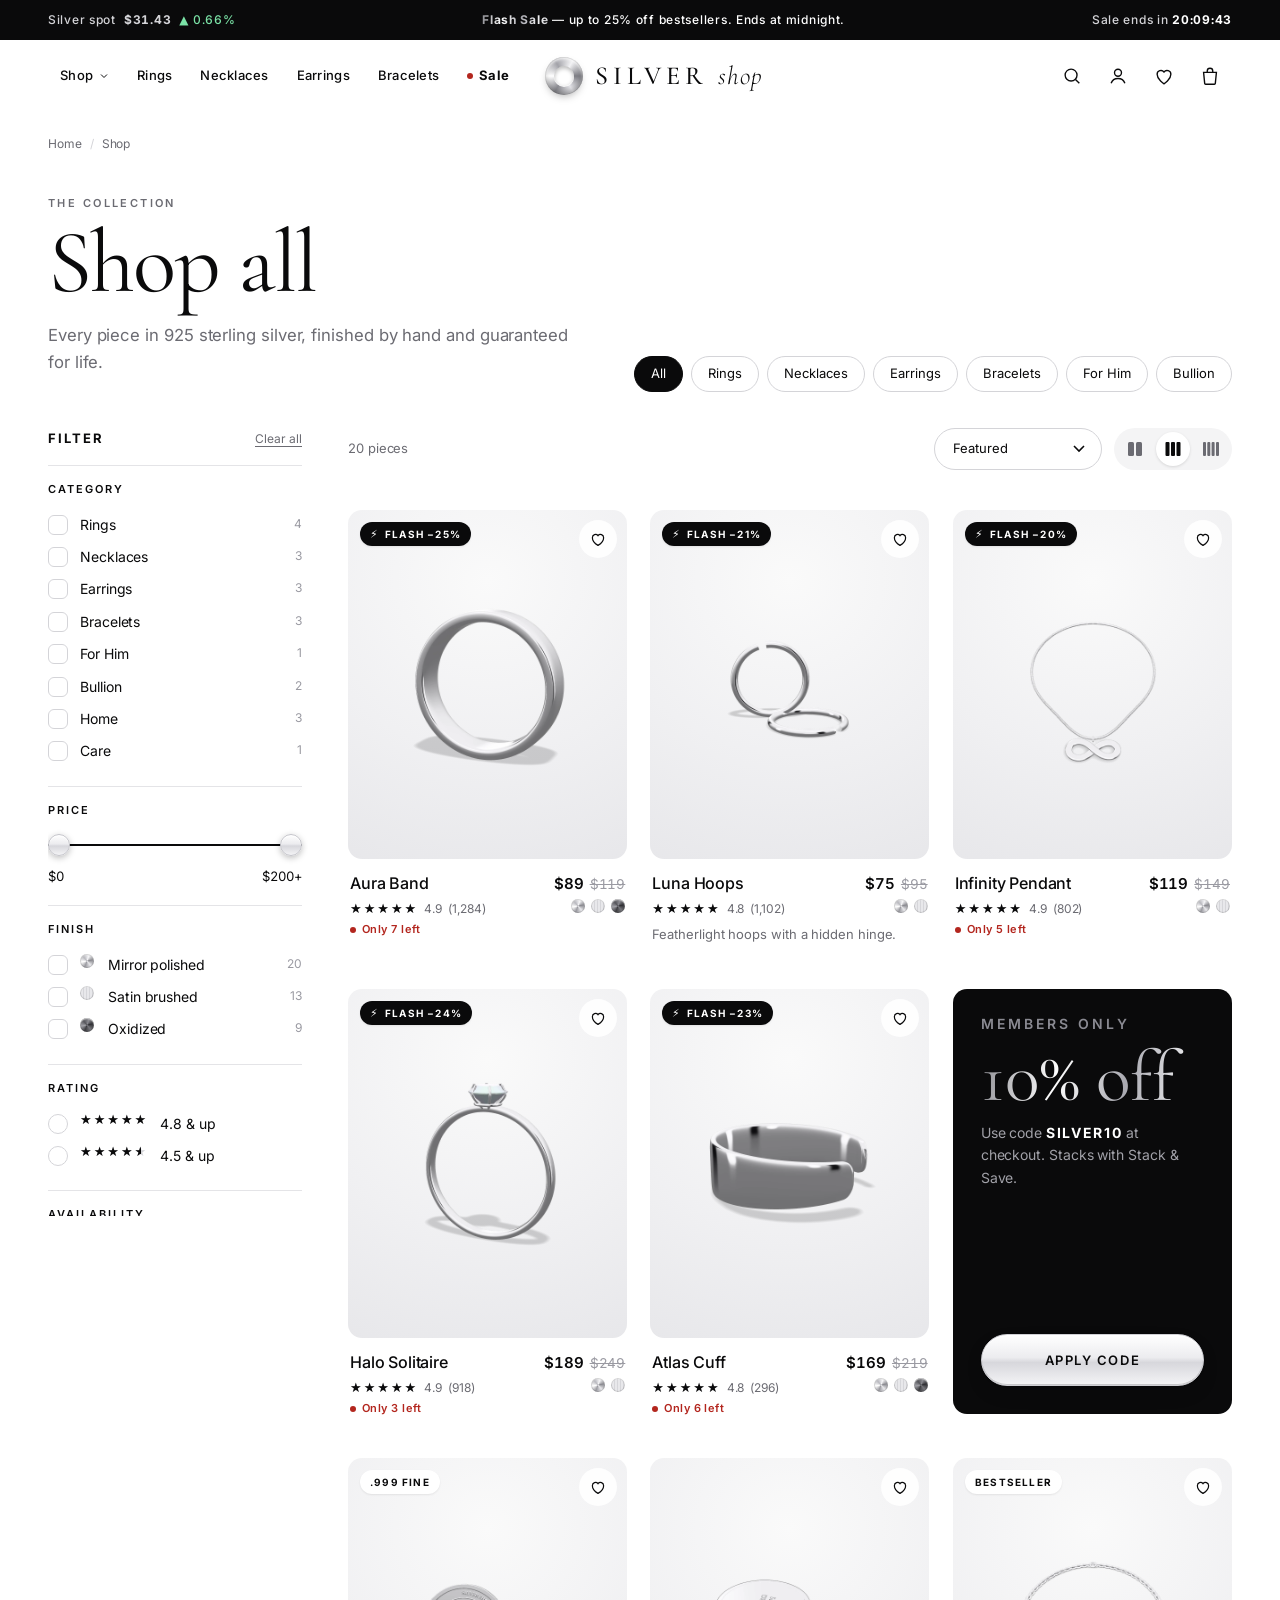
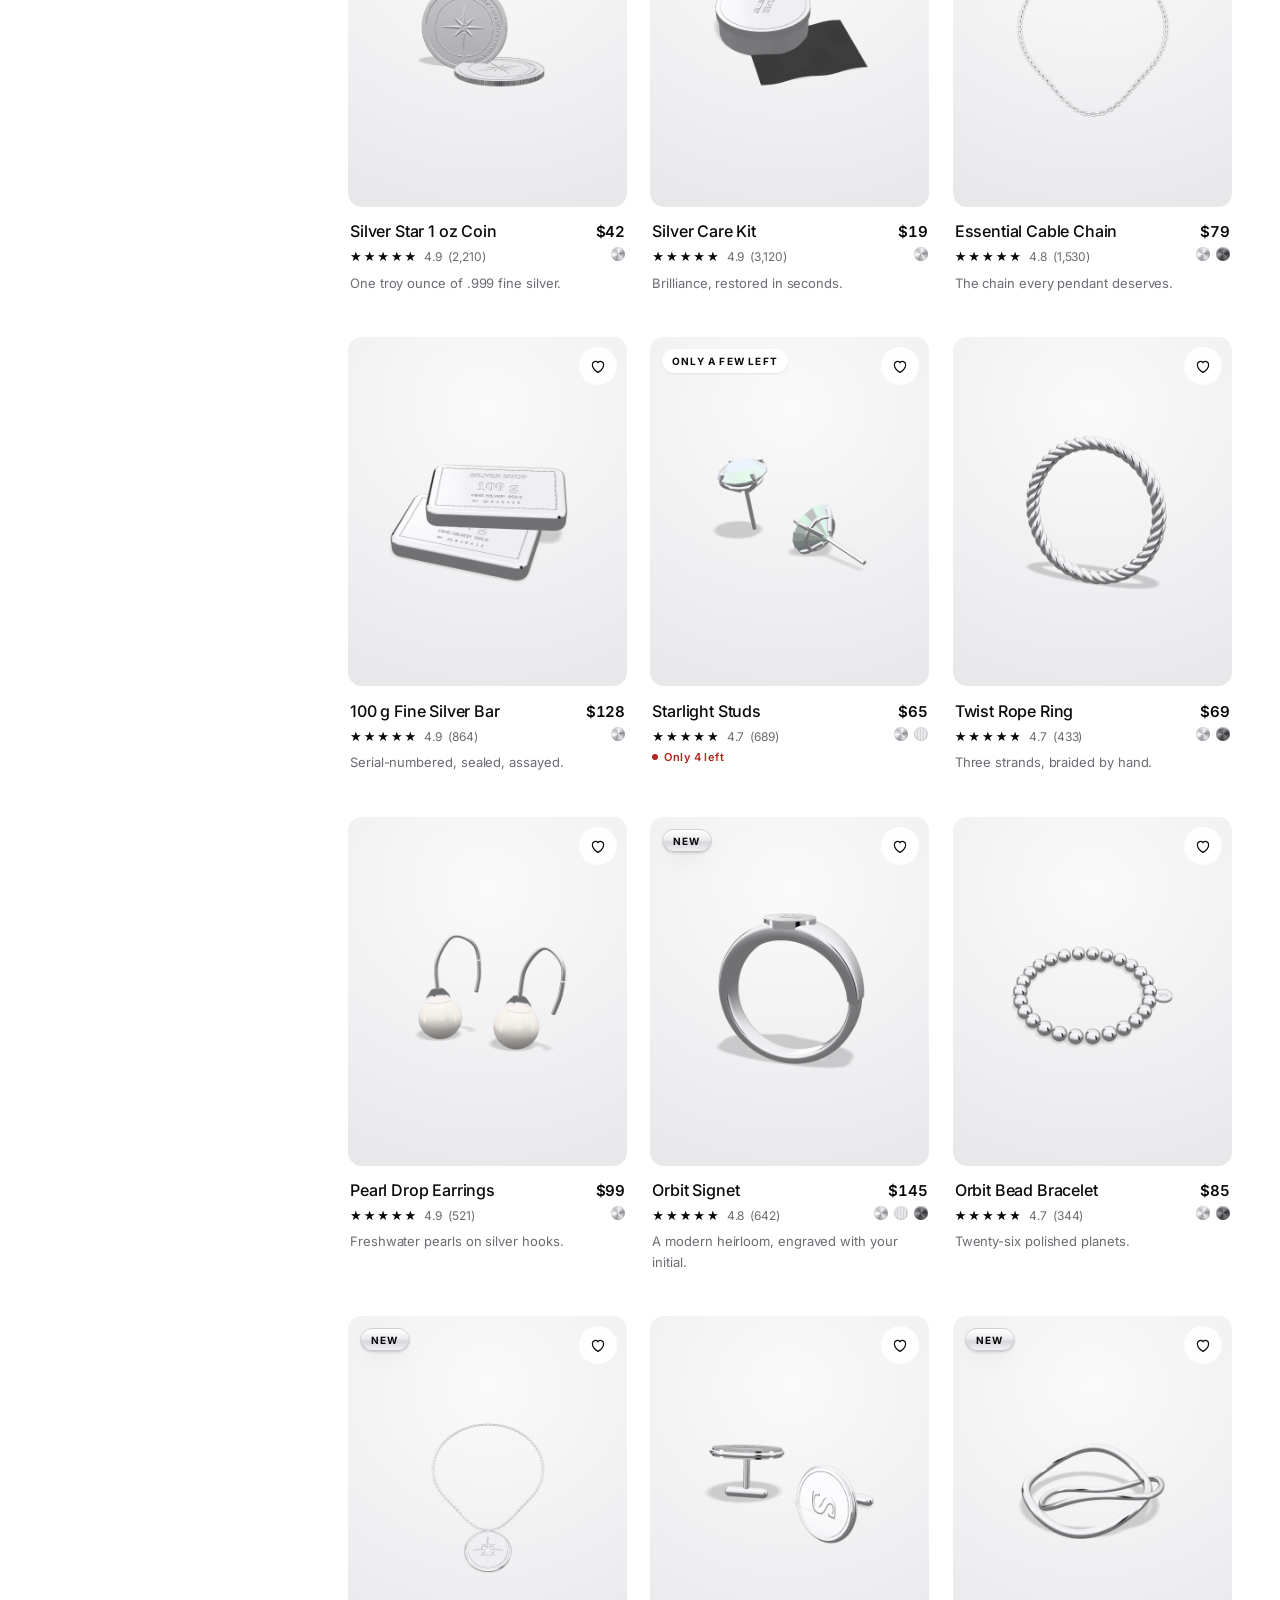
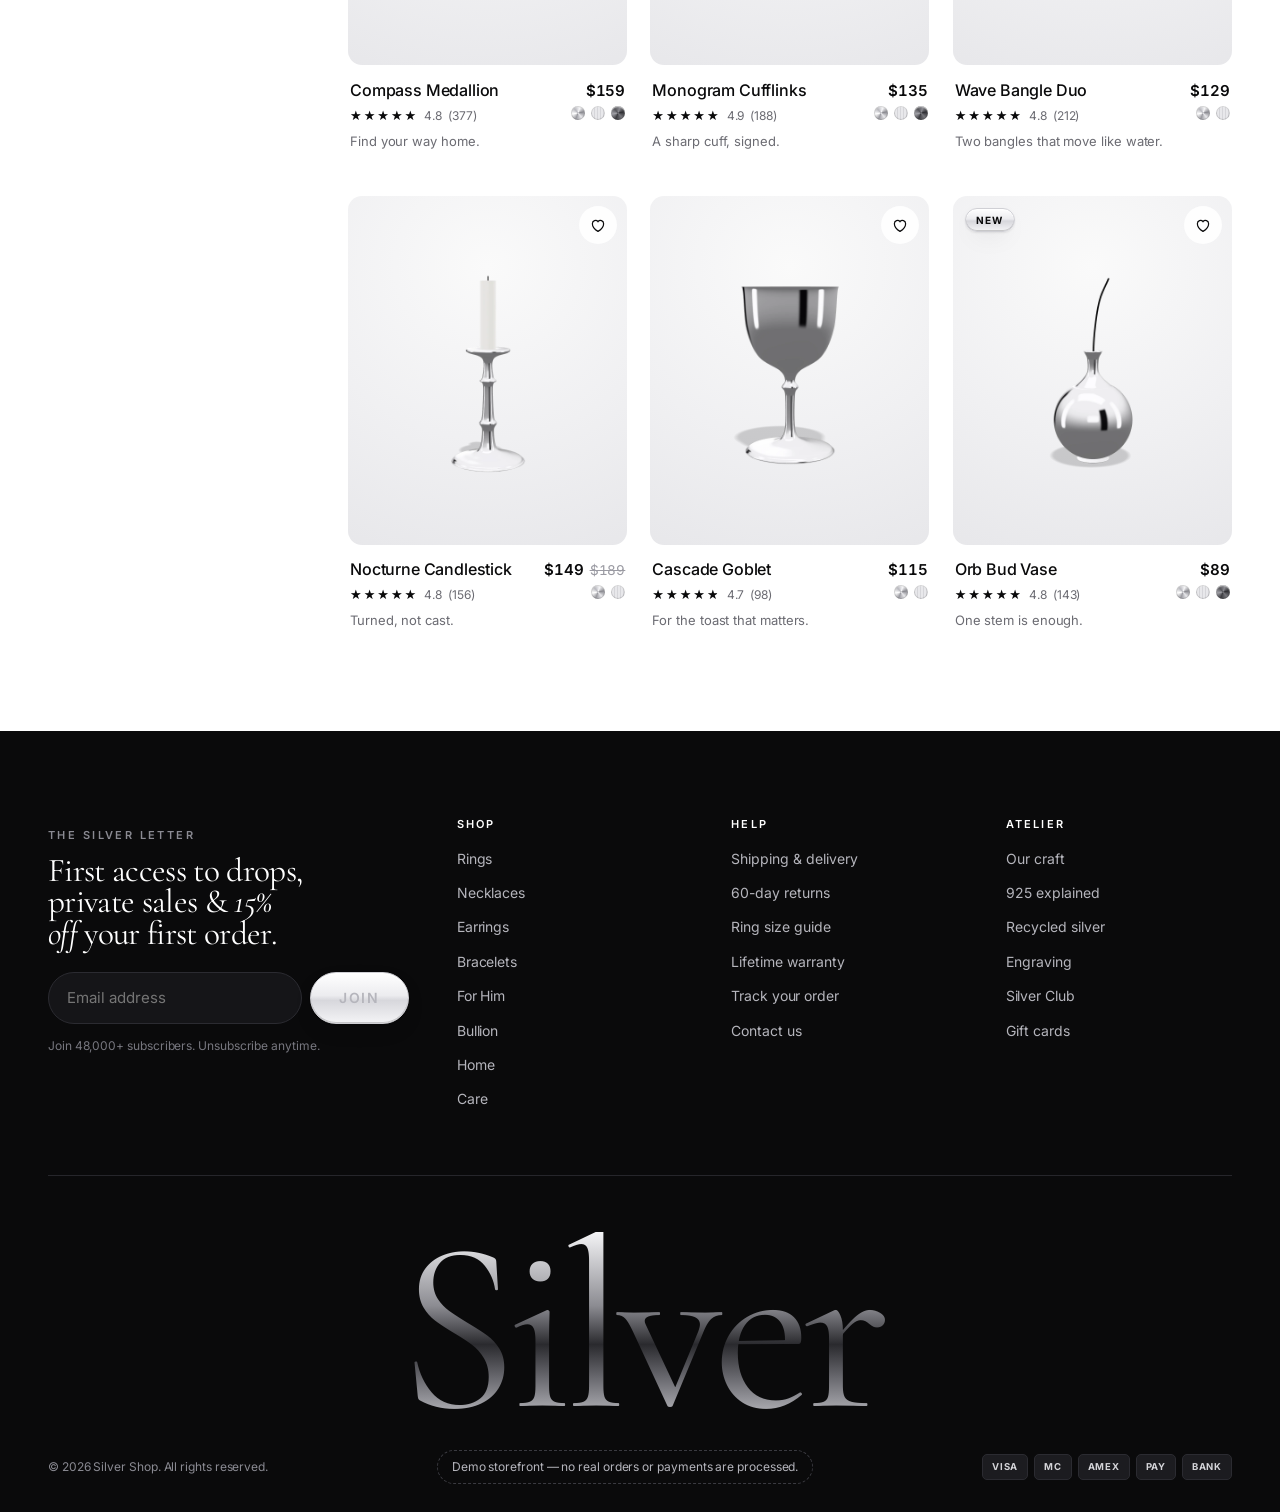
<file: shop.html>
<!doctype html>
<html lang="en">
<head>
  <meta charset="utf-8">
  <meta name="viewport" content="width=device-width, initial-scale=1, viewport-fit=cover">
  <title>Shop all — Silver Shop</title>
  <meta name="description" content="Shop 925 sterling silver rings, necklaces, earrings, bracelets, bullion and home silver.">
  <link rel="icon" href="assets/img/favicon.svg" type="image/svg+xml">
  <link rel="stylesheet" href="assets/css/styles.css">
  <link rel="stylesheet" href="assets/css/pages.css">
</head>
<body>
<main id="main" class="wrap">
  <nav class="crumbs" aria-label="Breadcrumb"><a href="index.html">Home</a><span aria-hidden="true">/</span><a href="shop.html">Shop</a><span aria-hidden="true" id="crumb-sep" class="hide">/</span><span id="crumb-cat"></span></nav>
  <header class="shop-hero">
    <div>
      <p class="eyebrow" id="shop-eyebrow">The collection</p>
      <h1 class="display h1" id="shop-title">Shop all</h1>
      <p class="lead" id="shop-blurb">Every piece in 925 sterling silver, finished by hand and guaranteed for life.</p>
    </div>
    <div class="flex gap-8 wrap-f" id="cat-pills"></div>
  </header>

  <div class="shop-layout">
    <aside class="filters" id="filters" aria-label="Filters">
      <div class="flex between center" style="padding-bottom:16px">
        <strong style="font-size:13px;letter-spacing:.16em;text-transform:uppercase">Filter</strong>
        <span class="flex center gap-12"><button class="muted" style="font-size:12px;text-decoration:underline;text-underline-offset:3px" id="clear-all">Clear all</button><button class="icon-btn filter-toggle" id="close-filters" aria-label="Close filters"><svg viewBox="0 0 24 24" fill="none" stroke="currentColor" stroke-width="1.5"><path d="m6 6 12 12M18 6 6 18"/></svg></button></span>
      </div>
      <div class="fgroup"><h4>Category</h4><div id="f-cat"></div></div>
      <div class="fgroup"><h4>Price</h4>
        <div class="range"><span class="track"></span><span class="fill" id="r-fill"></span><input type="range" id="r-min" min="0" max="200" step="5" value="0" aria-label="Minimum price"><input type="range" id="r-max" min="0" max="200" step="5" value="200" aria-label="Maximum price"></div>
        <div class="range-vals"><span id="r-min-v">$0</span><span id="r-max-v">$200+</span></div>
      </div>
      <div class="fgroup"><h4>Finish</h4><div id="f-finish"></div></div>
      <div class="fgroup"><h4>Rating</h4><div id="f-rating"></div></div>
      <div class="fgroup"><h4>Availability</h4><div id="f-avail"></div></div>
      <div class="fgroup" style="border-bottom:1px solid var(--line)">
        <div class="stack-hint" style="margin:0"><span class="chip-silver">%</span><span><b>Stack &amp; Save</b> — 10% off 2 pieces, 15% off 3+. Applied automatically.</span></div>
      </div>
      <div class="filters-foot filter-toggle"><button class="btn btn-ink btn-lg btn-block" id="apply-mobile">Show results</button></div>
    </aside>

    <section aria-label="Products">
      <div class="toolbar">
        <div class="flex center gap-12">
          <button class="btn btn-ghost btn-sm filter-toggle" id="open-filters">Filters</button>
          <span class="muted" style="font-size:13px" id="count" aria-live="polite"></span>
        </div>
        <div class="flex center gap-12">
          <label class="sr-only" for="sort">Sort by</label>
          <select id="sort">
            <option value="featured">Featured</option>
            <option value="best">Best selling</option>
            <option value="new">New arrivals</option>
            <option value="price-asc">Price: low to high</option>
            <option value="price-desc">Price: high to low</option>
            <option value="rating">Top rated</option>
            <option value="discount">Biggest savings</option>
          </select>
          <div class="density" role="group" aria-label="Grid density">
            <button data-cols="2" aria-label="2 columns"><svg width="16" height="16" viewBox="0 0 16 16" fill="currentColor"><rect x="1" y="1" width="6" height="14" rx="1.5"/><rect x="9" y="1" width="6" height="14" rx="1.5"/></svg></button>
            <button data-cols="3" class="is-active" aria-label="3 columns"><svg width="16" height="16" viewBox="0 0 16 16" fill="currentColor"><rect x="0.5" y="1" width="4" height="14" rx="1"/><rect x="6" y="1" width="4" height="14" rx="1"/><rect x="11.5" y="1" width="4" height="14" rx="1"/></svg></button>
            <button data-cols="4" aria-label="4 columns"><svg width="16" height="16" viewBox="0 0 16 16" fill="currentColor"><rect x="0" y="1" width="3" height="14" rx="1"/><rect x="4.3" y="1" width="3" height="14" rx="1"/><rect x="8.6" y="1" width="3" height="14" rx="1"/><rect x="13" y="1" width="3" height="14" rx="1"/></svg></button>
          </div>
        </div>
      </div>
      <div class="active-chips" id="chips"></div>
      <div class="product-grid" id="grid"></div>
    </section>
  </div>
</main>
<script type="module" src="assets/js/shop.js"></script>
</body>
</html>
</file>
<file: assets/css/styles.css>
/* ==========================================================================
   SILVER SHOP — design system
   Black on white, with three-dimensional silver.
   ========================================================================== */

@font-face { font-family: 'Inter'; font-weight: 400; font-display: swap; src: url('../fonts/inter-latin-400-normal.woff2') format('woff2'); }
@font-face { font-family: 'Inter'; font-weight: 500; font-display: swap; src: url('../fonts/inter-latin-500-normal.woff2') format('woff2'); }
@font-face { font-family: 'Inter'; font-weight: 600; font-display: swap; src: url('../fonts/inter-latin-600-normal.woff2') format('woff2'); }
@font-face { font-family: 'Inter'; font-weight: 700; font-display: swap; src: url('../fonts/inter-latin-700-normal.woff2') format('woff2'); }
@font-face { font-family: 'Cormorant'; font-weight: 300; font-display: swap; src: url('../fonts/cormorant-garamond-latin-300-normal.woff2') format('woff2'); }
@font-face { font-family: 'Cormorant'; font-weight: 400; font-display: swap; src: url('../fonts/cormorant-garamond-latin-400-normal.woff2') format('woff2'); }
@font-face { font-family: 'Cormorant'; font-weight: 500; font-display: swap; src: url('../fonts/cormorant-garamond-latin-500-normal.woff2') format('woff2'); }
@font-face { font-family: 'Cormorant'; font-weight: 600; font-display: swap; src: url('../fonts/cormorant-garamond-latin-600-normal.woff2') format('woff2'); }
@font-face { font-family: 'Cormorant'; font-style: italic; font-weight: 300; font-display: swap; src: url('../fonts/cormorant-garamond-latin-300-italic.woff2') format('woff2'); }
@font-face { font-family: 'Cormorant'; font-style: italic; font-weight: 400; font-display: swap; src: url('../fonts/cormorant-garamond-latin-400-italic.woff2') format('woff2'); }
@font-face { font-family: 'Cormorant'; font-style: italic; font-weight: 500; font-display: swap; src: url('../fonts/cormorant-garamond-latin-500-italic.woff2') format('woff2'); }

:root {
  --ink: #0a0a0b;
  --ink-2: #1c1c1f;
  --paper: #ffffff;
  --mist: #f4f4f5;
  --mist-2: #ececee;
  --line: #e4e4e7;
  --line-2: #d4d4d8;
  --muted: #6b6b72;
  --muted-2: #9a9aa2;
  --ok: #0f7b4a;
  --alert: #b3261e;

  --silver: linear-gradient(135deg, #8e8e94 0%, #f6f6f8 22%, #a9a9b0 38%, #ffffff 52%, #8a8a90 68%, #e9e9ec 84%, #9b9ba1 100%);
  --silver-soft: linear-gradient(180deg, #ffffff 0%, #ececef 45%, #d7d7dc 55%, #f4f4f6 100%);
  --silver-text: linear-gradient(100deg, #2e2e33 0%, #9a9aa1 16%, #4b4b51 30%, #c9c9cf 44%, #3d3d43 58%, #aeaeb4 74%, #34343a 88%, #8c8c93 100%);
  --silver-text-light: linear-gradient(100deg, #8a8a90 0%, #ffffff 16%, #a9a9b0 30%, #f4f4f6 44%, #8f8f95 58%, #ffffff 74%, #9c9ca2 88%, #e6e6ea 100%);
  --chrome-edge: inset 0 1px 0 rgba(255,255,255,.95), inset 0 -1px 0 rgba(0,0,0,.18), 0 1px 2px rgba(0,0,0,.08), 0 8px 24px -10px rgba(0,0,0,.25);

  --serif: 'Cormorant', 'Cormorant Garamond', Georgia, 'Times New Roman', serif;
  --sans: 'Inter', system-ui, -apple-system, 'Segoe UI', Roboto, sans-serif;

  --radius: 14px;
  --radius-sm: 8px;
  --ease: cubic-bezier(.2, .8, .2, 1);
  --ease-out: cubic-bezier(.16, 1, .3, 1);
  --spring: cubic-bezier(.34, 1.56, .64, 1);
  --shadow-1: 0 1px 2px rgba(0,0,0,.05), 0 4px 16px -6px rgba(0,0,0,.12);
  --shadow-2: 0 2px 6px rgba(0,0,0,.06), 0 24px 60px -20px rgba(0,0,0,.28);
  --wrap: 1360px;
  --gutter: clamp(16px, 4vw, 48px);
  --header-h: 72px;
  --bar-h: 40px;
}

*, *::before, *::after { box-sizing: border-box; }
html { -webkit-text-size-adjust: 100%; scroll-behavior: smooth; overflow-x: clip; }
body {
  margin: 0; background: var(--paper); color: var(--ink);
  font: 400 15px/1.6 var(--sans); letter-spacing: -0.005em;
  -webkit-font-smoothing: antialiased; text-rendering: optimizeLegibility;
  overflow-x: clip;
}
img { max-width: 100%; display: block; }
a { color: inherit; text-decoration: none; }
button { font: inherit; color: inherit; background: none; border: 0; padding: 0; cursor: pointer; }
input, select, textarea { font: inherit; color: inherit; }
::selection { background: var(--ink); color: #fff; }
:focus-visible { outline: 2px solid var(--ink); outline-offset: 3px; border-radius: 4px; }
.sr-only { position: absolute; width: 1px; height: 1px; padding: 0; margin: -1px; overflow: hidden; clip: rect(0,0,0,0); white-space: nowrap; border: 0; }

.wrap { width: 100%; max-width: var(--wrap); margin: 0 auto; padding: 0 var(--gutter); }
.eyebrow { font: 600 11px/1 var(--sans); letter-spacing: .22em; text-transform: uppercase; color: var(--muted); }
.display { font-family: var(--serif); font-weight: 400; letter-spacing: -0.02em; line-height: .95; margin: 0; }
.h1 { font-size: clamp(44px, 7vw, 104px); }
.h2 { font-size: clamp(36px, 4.6vw, 68px); }
.h3 { font-size: clamp(26px, 2.6vw, 38px); }
.lead { font-size: clamp(16px, 1.3vw, 19px); color: var(--muted); max-width: 52ch; }
.muted { color: var(--muted); }
em.serif, .serif-i { font-family: var(--serif); font-style: italic; font-weight: 400; }

/* Silver text — animated metallic sheen */
.silver-text {
  background: var(--silver-text); background-size: 220% 100%;
  -webkit-background-clip: text; background-clip: text; color: transparent;
  animation: sheen 6s var(--ease) infinite;
  filter: drop-shadow(0 1px 0 rgba(0,0,0,.18));
}
@keyframes sheen { 0% { background-position: 100% 0; } 50% { background-position: 0% 0; } 100% { background-position: 100% 0; } }

.flash .silver-text, .stack .silver-text, .lead-art .silver-text, .site-footer .silver-text { background-image: var(--silver-text-light); }

/* Extruded 3D silver lettering */
.silver-3d {
  position: relative; display: inline-block; color: transparent;
  background: linear-gradient(100deg, #5c5c62 0%, #d9d9de 14%, #8b8b92 26%, #ffffff 40%, #74747a 54%, #e4e4e8 70%, #6a6a70 84%, #c9c9ce 100%); background-size: 220% 100%;
  -webkit-background-clip: text; background-clip: text;
  animation: sheen 7s var(--ease) infinite;
}
.silver-3d::before {
  content: attr(data-text); position: absolute; inset: 0; z-index: -1; color: #9a9aa0;
  text-shadow: 0 1px 0 #c9c9ce, 0 2px 0 #b6b6bc, 0 3px 0 #a3a3a9, 0 4px 0 #909096, 0 5px 0 #7d7d83,
    0 6px 1px rgba(0,0,0,.18), 0 10px 18px rgba(0,0,0,.22), 0 22px 40px rgba(0,0,0,.18);
}

/* ---------- Buttons ---------- */
.btn {
  --h: 52px; position: relative; isolation: isolate; overflow: hidden;
  display: inline-flex; align-items: center; justify-content: center; gap: 10px;
  height: var(--h); padding: 0 28px; border-radius: 999px;
  font: 600 13px/1 var(--sans); letter-spacing: .12em; text-transform: uppercase; white-space: nowrap;
  transition: transform .35s var(--spring), box-shadow .35s var(--ease), background .3s, color .3s, opacity .3s;
  user-select: none;
}
.btn:active { transform: scale(.97); }
.btn svg { width: 18px; height: 18px; flex: none; }
.btn-ink { background: var(--ink); color: #fff; box-shadow: 0 1px 0 rgba(255,255,255,.12) inset, 0 10px 30px -12px rgba(0,0,0,.6); }
.btn-ink:hover { box-shadow: 0 1px 0 rgba(255,255,255,.12) inset, 0 18px 40px -14px rgba(0,0,0,.75); transform: translateY(-2px); }
.btn-ink::after, .btn-silver::after, .shine::after {
  content: ''; position: absolute; inset: -2px; z-index: 1; pointer-events: none;
  background: linear-gradient(105deg, transparent 35%, rgba(255,255,255,.55) 48%, rgba(255,255,255,.1) 55%, transparent 65%);
  transform: translateX(-120%); animation: shineSweep 3.6s var(--ease) infinite;
}
.btn-ink::after { background: linear-gradient(105deg, transparent 35%, rgba(255,255,255,.28) 48%, rgba(255,255,255,.05) 55%, transparent 65%); }
@keyframes shineSweep { 0%, 55% { transform: translateX(-120%); } 85%, 100% { transform: translateX(120%); } }
.btn-silver {
  background: var(--silver-soft); color: var(--ink); border: 1px solid #cfcfd4;
  box-shadow: var(--chrome-edge);
}
.btn-silver:hover { transform: translateY(-2px); box-shadow: inset 0 1px 0 #fff, inset 0 -1px 0 rgba(0,0,0,.2), 0 18px 36px -14px rgba(0,0,0,.35); }
.btn-ghost { border: 1px solid var(--ink); color: var(--ink); }
.btn-ghost:hover { background: var(--ink); color: #fff; }
.btn-link { font: 600 12px/1 var(--sans); letter-spacing: .14em; text-transform: uppercase; border-bottom: 1px solid currentColor; padding-bottom: 4px; display: inline-flex; gap: 8px; align-items: center; }
.btn-link svg { width: 14px; height: 14px; transition: transform .3s var(--ease); }
.btn-link:hover svg { transform: translateX(4px); }
.btn-block { width: 100%; }
.btn-lg { --h: 60px; font-size: 14px; }
.btn-sm { --h: 40px; padding: 0 18px; font-size: 11px; }
.btn[disabled], .btn.is-loading { opacity: .55; pointer-events: none; }
.btn .spinner { width: 18px; height: 18px; border-radius: 50%; border: 2px solid currentColor; border-right-color: transparent; animation: spin .7s linear infinite; }
@keyframes spin { to { transform: rotate(360deg); } }
.icon-btn { width: 44px; height: 44px; border-radius: 50%; display: inline-grid; place-items: center; position: relative; transition: background .25s; }
.icon-btn:hover { background: var(--mist); }
.icon-btn svg { width: 22px; height: 22px; }

/* ---------- Announcement bar ---------- */
.announce {
  position: relative; z-index: 60; height: var(--bar-h); background: var(--ink); color: #fff; overflow: hidden;
  font: 500 12px/var(--bar-h) var(--sans); letter-spacing: .06em;
}
.announce .wrap { display: flex; align-items: center; justify-content: space-between; gap: 16px; height: 100%; }
.announce-rotator { position: relative; flex: 1; height: 100%; text-align: center; }
.announce-rotator > div { position: absolute; inset: 0; opacity: 0; transform: translateY(100%); transition: transform .7s var(--ease-out), opacity .7s; white-space: nowrap; overflow: hidden; text-overflow: ellipsis; }
.announce-rotator > div.is-active { opacity: 1; transform: none; }
.announce-rotator > div.is-out { opacity: 0; transform: translateY(-100%); }
.announce b { font-weight: 700; background: var(--silver-text-light); background-size: 200% 100%; -webkit-background-clip: text; background-clip: text; color: transparent; animation: sheen 4s infinite; }
.announce .code { border: 1px dashed rgba(255,255,255,.5); padding: 2px 8px; border-radius: 4px; margin-left: 6px; letter-spacing: .14em; }
.spot { display: flex; align-items: center; gap: 8px; font-variant-numeric: tabular-nums; color: #d4d4d8; white-space: nowrap; }
.spot .up { color: #7be3a7; } .spot .down { color: #ff9c94; }
.announce-timer { font-variant-numeric: tabular-nums; white-space: nowrap; color: #d4d4d8; }
.announce-timer strong { color: #fff; }
@media (max-width: 900px) { .spot, .announce-timer { display: none; } }

/* ---------- Header ---------- */
.site-header {
  position: sticky; top: 0; z-index: 50; height: var(--header-h);
  background: rgba(255,255,255,.82); backdrop-filter: saturate(1.6) blur(18px); -webkit-backdrop-filter: saturate(1.6) blur(18px);
  border-bottom: 1px solid transparent; transition: border-color .3s, box-shadow .3s, background .3s;
}
.site-header.is-scrolled { border-bottom-color: var(--line); box-shadow: 0 10px 30px -24px rgba(0,0,0,.4); }
.site-header .wrap { height: 100%; display: grid; grid-template-columns: 1fr auto 1fr; align-items: center; gap: 24px; }
.nav { display: flex; gap: 4px; align-items: center; }
.nav > a, .nav > .nav-item > a { position: relative; padding: 10px 12px; font: 500 13px/1 var(--sans); letter-spacing: .02em; border-radius: 999px; transition: background .25s; display: inline-flex; align-items: center; gap: 6px; }
.nav > a:hover, .nav > .nav-item:hover > a { background: var(--mist); }
.nav a.is-sale { color: var(--ink); font-weight: 700; }
.nav a.is-sale::before { content: ''; width: 6px; height: 6px; border-radius: 50%; background: var(--alert); box-shadow: 0 0 0 0 rgba(179,38,30,.5); animation: pulse 1.8s infinite; }
@keyframes pulse { 0% { box-shadow: 0 0 0 0 rgba(179,38,30,.5); } 70% { box-shadow: 0 0 0 8px rgba(179,38,30,0); } 100% { box-shadow: 0 0 0 0 rgba(179,38,30,0); } }

.logo { display: inline-flex; align-items: center; gap: 12px; justify-self: center; }
.logo-mark {
  width: 38px; height: 38px; border-radius: 50%; position: relative;
  background: conic-gradient(from 210deg, #8c8c92, #ffffff, #a2a2a8, #f2f2f4, #7d7d83, #e6e6ea, #8c8c92);
  box-shadow: inset 0 0 0 1px rgba(0,0,0,.12), inset 0 2px 3px rgba(255,255,255,.9), inset 0 -3px 5px rgba(0,0,0,.25), 0 4px 10px -4px rgba(0,0,0,.4);
  animation: logoSpin 14s linear infinite;
}
.logo-mark::after {
  content: ''; position: absolute; inset: 9px; border-radius: 50%; background: #fff;
  box-shadow: inset 0 2px 4px rgba(0,0,0,.28), 0 1px 0 rgba(255,255,255,.9);
}
@keyframes logoSpin { to { transform: rotate(360deg); } }
.logo-word { font: 500 26px/1 var(--serif); letter-spacing: .18em; text-transform: uppercase; }
.logo-word span { font-weight: 300; font-style: italic; letter-spacing: .04em; text-transform: none; }

.header-actions { display: flex; justify-content: flex-end; align-items: center; gap: 2px; }
.badge-count {
  position: absolute; top: 4px; right: 2px; min-width: 18px; height: 18px; padding: 0 5px; border-radius: 9px;
  background: var(--ink); color: #fff; font: 700 10px/18px var(--sans); text-align: center;
  transform: scale(0); transition: transform .4s var(--spring);
}
.badge-count.has { transform: scale(1); }
.badge-count.bump { animation: bump .6s var(--spring); }
@keyframes bump { 0% { transform: scale(1); } 30% { transform: scale(1.6); } 100% { transform: scale(1); } }
.burger { display: none; }

/* Mega menu */
.nav-item { position: static; }
.mega {
  position: absolute; left: 0; right: 0; top: 100%; z-index: 49;
  background: #fff; border-top: 1px solid var(--line); border-bottom: 1px solid var(--line);
  box-shadow: 0 40px 60px -40px rgba(0,0,0,.3);
  opacity: 0; visibility: hidden; transform: translateY(-8px); transition: opacity .3s, transform .4s var(--ease-out), visibility .3s;
}
.nav-item:hover .mega, .nav-item:focus-within .mega { opacity: 1; visibility: visible; transform: none; }
.mega .wrap { display: grid !important; grid-template-columns: repeat(2, minmax(160px, 220px)) 1fr; align-items: start; gap: 40px; padding-top: 36px; padding-bottom: 40px; height: auto !important; }
.mega h4 { margin: 0 0 14px; }
.mega ul { list-style: none; margin: 0; padding: 0; display: grid; gap: 10px; }
.mega ul a { font-size: 14px; color: var(--muted); transition: color .2s, padding .3s var(--ease); }
.mega ul a:hover { color: var(--ink); padding-left: 6px; }
.mega-feature { display: grid; grid-template-columns: repeat(3, minmax(0, 1fr)); gap: 16px; }
.mega-card { background: var(--mist); border-radius: var(--radius); overflow: hidden; position: relative; }
.mega-card img { aspect-ratio: 1; object-fit: cover; transition: transform .8s var(--ease-out); }
.mega-card:hover img { transform: scale(1.06); }
.mega-card span { position: absolute; left: 14px; bottom: 12px; font: 500 20px/1 var(--serif); }

/* ---------- Product cards ---------- */
.grid { display: grid; gap: clamp(12px, 1.6vw, 24px); }
.grid-4 { grid-template-columns: repeat(4, minmax(0, 1fr)); }
.grid-3 { grid-template-columns: repeat(3, minmax(0, 1fr)); }
@media (max-width: 1100px) { .grid-4 { grid-template-columns: repeat(3, minmax(0, 1fr)); } }
@media (max-width: 820px) { .grid-4, .grid-3 { grid-template-columns: repeat(2, minmax(0, 1fr)); } }

.card { position: relative; display: flex; flex-direction: column; gap: 14px; }
.card-media {
  position: relative; aspect-ratio: 4 / 5; border-radius: var(--radius); overflow: hidden;
  background: radial-gradient(120% 90% at 50% 20%, #fafafa 0%, #f0f0f2 55%, #e7e7ea 100%);
  transform-style: preserve-3d; transform: perspective(900px) rotateX(var(--rx, 0deg)) rotateY(var(--ry, 0deg));
  transition: transform .6s var(--ease-out), box-shadow .6s var(--ease-out);
  will-change: transform;
}
.card:hover .card-media { box-shadow: var(--shadow-2); }
.card-media img { position: absolute; inset: 0; width: 100%; height: 100%; object-fit: contain; padding: 6%; transition: opacity .6s var(--ease), transform 1.2s var(--ease-out); }
.card-media img.alt { opacity: 0; transform: scale(1.04); }
.card:hover .card-media img.main { opacity: 0; transform: scale(1.04); }
.card:hover .card-media img.alt { opacity: 1; transform: scale(1.08); }
.card-media::after { /* specular glare that follows the cursor */
  content: ''; position: absolute; inset: 0; pointer-events: none; opacity: 0; transition: opacity .4s;
  background: radial-gradient(500px circle at var(--gx, 50%) var(--gy, 0%), rgba(255,255,255,.75), transparent 45%);
  mix-blend-mode: soft-light;
}
.card:hover .card-media::after { opacity: 1; }
.card-badges { position: absolute; top: 12px; left: 12px; display: flex; flex-direction: column; gap: 6px; align-items: flex-start; z-index: 2; }
.tag {
  display: inline-flex; align-items: center; gap: 6px; height: 24px; padding: 0 10px; border-radius: 999px;
  font: 700 10px/1 var(--sans); letter-spacing: .12em; text-transform: uppercase; background: #fff; color: var(--ink);
  box-shadow: 0 1px 2px rgba(0,0,0,.08);
}
.tag-ink { background: var(--ink); color: #fff; }
.tag-silver { background: var(--silver-soft); border: 1px solid #d0d0d5; box-shadow: var(--chrome-edge); }
.tag-flash { background: var(--ink); color: #fff; }
.tag-flash::before { content: '⚡'; font-size: 11px; }
.wish {
  position: absolute; top: 10px; right: 10px; z-index: 2; width: 38px; height: 38px; border-radius: 50%;
  display: grid; place-items: center; background: rgba(255,255,255,.85); backdrop-filter: blur(6px);
  transition: transform .35s var(--spring), background .2s;
}
.wish:hover { transform: scale(1.1); }
.wish svg { width: 18px; height: 18px; transition: fill .2s, transform .4s var(--spring); fill: none; stroke: var(--ink); stroke-width: 1.6; }
.wish.is-on svg { fill: var(--ink); animation: heart .6s var(--spring); }
@keyframes heart { 0% { transform: scale(1); } 35% { transform: scale(1.45); } 100% { transform: scale(1); } }
.card-actions {
  position: absolute; left: 12px; right: 12px; bottom: 12px; z-index: 2; display: flex; gap: 8px;
  transform: translateY(calc(100% + 16px)); opacity: 0; transition: transform .5s var(--ease-out), opacity .4s;
}
.card:hover .card-actions, .card:focus-within .card-actions { transform: none; opacity: 1; }
.card-actions .btn { --h: 44px; flex: 1; padding: 0 12px; font-size: 11px; }
.card-actions .btn-silver { flex: 0 0 auto; width: 44px; padding: 0; }
.card-body { display: grid; gap: 6px; padding: 0 2px; }
.card-row { display: flex; justify-content: space-between; align-items: baseline; gap: 12px; }
.card-title { font: 500 16px/1.25 var(--sans); letter-spacing: -0.01em; }
.card-media { cursor: pointer; }
.card-sub { font-size: 13px; color: var(--muted); }
.price { font: 600 15px/1 var(--sans); font-variant-numeric: tabular-nums; white-space: nowrap; }
.price s { color: var(--muted-2); font-weight: 400; margin-left: 6px; font-size: .9em; }
.price .save { color: var(--alert); font-weight: 600; margin-left: 6px; font-size: .85em; }
.stars { --pct: 100%; position: relative; display: inline-block; font-size: 13px; letter-spacing: 2px; line-height: 1; color: var(--line-2); }
.stars::before { content: '★★★★★'; }
.stars::after { content: '★★★★★'; position: absolute; left: 0; top: 0; width: var(--pct); overflow: hidden; color: var(--ink); }
.rating { display: inline-flex; align-items: center; gap: 6px; font-size: 12px; color: var(--muted); }
.swatches { display: flex; gap: 6px; }
.swatch-dot { width: 14px; height: 14px; border-radius: 50%; box-shadow: inset 0 0 0 1px rgba(0,0,0,.15), inset 0 1px 1px rgba(255,255,255,.9); }
.sw-polished { background: conic-gradient(from 200deg, #9a9aa0, #fff, #b8b8be, #f6f6f8, #8a8a90, #e9e9ec, #9a9aa0); }
.sw-brushed { background: repeating-linear-gradient(90deg, #d6d6da 0 1px, #e8e8eb 1px 3px), linear-gradient(#e6e6e9, #cfcfd4); }
.sw-oxidized { background: conic-gradient(from 200deg, #3c3c40, #a0a0a6, #55555a, #8a8a90, #2f2f33, #77777c, #3c3c40); }
.stock-low { display: inline-flex; align-items: center; gap: 6px; font: 600 11px/1 var(--sans); letter-spacing: .04em; color: var(--alert); }
.stock-low::before { content: ''; width: 6px; height: 6px; border-radius: 50%; background: currentColor; animation: pulse 1.6s infinite; }

/* ---------- Sections ---------- */
.section { padding: clamp(64px, 9vw, 140px) 0; position: relative; }
.section-head { display: flex; align-items: flex-end; justify-content: space-between; gap: 32px; margin-bottom: clamp(28px, 4vw, 56px); flex-wrap: wrap; }
.section-head .display { max-width: 16ch; }
.divider { height: 1px; background: var(--line); border: 0; margin: 0; }

/* Reveal on scroll */
.reveal { opacity: 0; transform: translateY(36px); transition: opacity 1s var(--ease-out), transform 1.1s var(--ease-out); transition-delay: var(--d, 0ms); }
.reveal.is-in { opacity: 1; transform: none; }
.reveal-mask { display: inline-block; overflow: hidden; vertical-align: top; padding-bottom: .08em; }
.reveal-mask > span { display: inline-block; transform: translateY(105%); transition: transform 1.1s var(--ease-out); transition-delay: var(--d, 0ms); }
.is-in .reveal-mask > span, .reveal-mask.is-in > span { transform: none; }

/* ---------- Drawer (cart / wishlist) ---------- */
.scrim { position: fixed; inset: 0; z-index: 80; background: rgba(10,10,11,.42); backdrop-filter: blur(3px); opacity: 0; visibility: hidden; transition: opacity .4s, visibility .4s; }
.scrim.is-open { opacity: 1; visibility: visible; }
.drawer {
  position: fixed; top: 0; right: 0; bottom: 0; z-index: 90; width: min(460px, 100vw); background: #fff;
  display: flex; flex-direction: column; transform: translateX(105%); transition: transform .6s var(--ease-out), box-shadow .6s;
  visibility: hidden;
}
.drawer.is-open { transform: none; visibility: visible; box-shadow: -30px 0 80px -30px rgba(0,0,0,.4); }
.drawer-head { display: flex; align-items: center; justify-content: space-between; padding: 18px 22px; border-bottom: 1px solid var(--line); }
.drawer-tabs { display: flex; gap: 4px; background: var(--mist); padding: 4px; border-radius: 999px; }
.drawer-tabs button { padding: 8px 16px; border-radius: 999px; font: 600 12px/1 var(--sans); letter-spacing: .06em; text-transform: uppercase; color: var(--muted); transition: background .3s, color .3s, box-shadow .3s; }
.drawer-tabs button.is-active { background: #fff; color: var(--ink); box-shadow: 0 1px 3px rgba(0,0,0,.1); }
.drawer-body { flex: 1; overflow-y: auto; overscroll-behavior: contain; padding: 0 22px; }
.drawer-foot { border-top: 1px solid var(--line); padding: 18px 22px 22px; display: grid; gap: 12px; background: #fff; }
.freeship { padding: 16px 0 18px; border-bottom: 1px solid var(--line); }
.freeship p { margin: 0 0 10px; font-size: 13px; }
.freeship p strong { font-weight: 700; }
.meter { position: relative; height: 8px; border-radius: 99px; background: var(--mist-2); overflow: hidden; box-shadow: inset 0 1px 2px rgba(0,0,0,.12); }
.meter > i {
  position: absolute; inset: 0 auto 0 0; width: var(--v, 0%); border-radius: inherit; transition: width .9s var(--ease-out);
  background: linear-gradient(90deg, #6f6f75, #d9d9de 30%, #8d8d93 50%, #ffffff 70%, #7a7a80); background-size: 200% 100%;
  animation: sheen 3s linear infinite; box-shadow: inset 0 1px 0 rgba(255,255,255,.8);
}
.meter.is-full > i { background: linear-gradient(90deg, #0a0a0b, #3a3a3f, #0a0a0b); background-size: 200% 100%; }
.line-item { display: grid; grid-template-columns: 88px 1fr auto; gap: 14px; padding: 18px 0; border-bottom: 1px solid var(--line); animation: itemIn .6s var(--ease-out); }
@keyframes itemIn { from { opacity: 0; transform: translateX(24px); } }
.line-item.is-removing { animation: itemOut .45s var(--ease) forwards; }
@keyframes itemOut { to { opacity: 0; transform: translateX(40px); height: 0; padding: 0; margin: 0; } }
.thumb { width: 88px; height: 104px; border-radius: 10px; background: radial-gradient(120% 90% at 50% 20%, #fafafa, #ececee); overflow: hidden; }
.thumb img { width: 100%; height: 100%; object-fit: contain; padding: 6px; }
.li-title { font-weight: 600; font-size: 14px; line-height: 1.3; }
.li-meta { font-size: 12px; color: var(--muted); margin-top: 4px; line-height: 1.5; }
.li-actions { display: flex; align-items: center; gap: 14px; margin-top: 10px; }
.li-remove { font-size: 12px; color: var(--muted); text-decoration: underline; text-underline-offset: 3px; }
.li-remove:hover { color: var(--ink); }
.qty { display: inline-flex; align-items: center; height: 34px; border: 1px solid var(--line-2); border-radius: 999px; }
.qty button { width: 32px; height: 100%; display: grid; place-items: center; font-size: 16px; border-radius: 999px; transition: background .2s; }
.qty button:hover { background: var(--mist); }
.qty input { width: 30px; text-align: center; border: 0; background: none; font-weight: 600; font-variant-numeric: tabular-nums; -moz-appearance: textfield; }
.qty input::-webkit-inner-spin-button { -webkit-appearance: none; }
.qty-lg { height: 52px; } .qty-lg button { width: 44px; } .qty-lg input { width: 40px; }
.li-price { text-align: right; font-weight: 600; font-variant-numeric: tabular-nums; font-size: 14px; }
.li-price s { display: block; color: var(--muted-2); font-weight: 400; font-size: 12px; }
.sum-row { display: flex; justify-content: space-between; font-size: 14px; }
.sum-row.total { font-size: 18px; font-weight: 700; }
.sum-row.discount { color: var(--ok); }
.empty { padding: 48px 8px; text-align: center; display: grid; gap: 14px; justify-items: center; }
.empty .ring-icon { width: 96px; height: 96px; }
.upsell { padding: 18px 0 8px; }
.upsell h5 { margin: 0 0 12px; font: 600 11px/1 var(--sans); letter-spacing: .18em; text-transform: uppercase; color: var(--muted); }
.upsell-row { display: grid; grid-auto-flow: column; grid-auto-columns: 150px; gap: 12px; overflow-x: auto; padding-bottom: 10px; scroll-snap-type: x mandatory; }
.upsell-card { scroll-snap-align: start; border: 1px solid var(--line); border-radius: 12px; padding: 10px; display: grid; gap: 6px; font-size: 12px; }
.upsell-card img { aspect-ratio: 1; object-fit: contain; background: var(--mist); border-radius: 8px; }
.upsell-card button { height: 30px; border-radius: 99px; border: 1px solid var(--ink); font: 600 10px/1 var(--sans); letter-spacing: .1em; text-transform: uppercase; transition: background .2s, color .2s; }
.upsell-card button:hover { background: var(--ink); color: #fff; }
.stack-hint { display: flex; gap: 10px; align-items: center; padding: 12px 14px; border-radius: 12px; background: var(--mist); font-size: 12.5px; margin: 14px 0 4px; }
.stack-hint .chip-silver { flex: none; width: 32px; height: 32px; border-radius: 50%; background: var(--silver); box-shadow: var(--chrome-edge); display: grid; place-items: center; font: 700 11px/1 var(--sans); }
.express { display: grid; grid-template-columns: minmax(0, 1fr) minmax(0, 1fr); gap: 8px; }
.pay-btn { height: 44px; border-radius: 10px; display: grid; place-items: center; font: 600 14px/1 var(--sans); border: 1px solid var(--line-2); transition: transform .25s var(--spring), box-shadow .25s; }
.pay-btn:hover { transform: translateY(-1px); box-shadow: var(--shadow-1); }
.pay-btn.dark { background: var(--ink); color: #fff; border-color: var(--ink); }
.secure-note { display: flex; justify-content: center; align-items: center; gap: 8px; font-size: 11.5px; color: var(--muted); }
.secure-note svg { width: 14px; height: 14px; }

/* ---------- Toasts ---------- */
.toasts { position: fixed; left: 20px; bottom: 20px; z-index: 120; display: grid; gap: 10px; pointer-events: none; }
.toast {
  pointer-events: auto; display: grid; grid-template-columns: 56px 1fr auto; gap: 12px; align-items: center;
  width: min(360px, calc(100vw - 40px)); padding: 10px 12px 10px 10px; border-radius: 14px; background: #fff;
  box-shadow: 0 1px 0 rgba(255,255,255,.9) inset, 0 0 0 1px var(--line), 0 24px 50px -20px rgba(0,0,0,.35);
  animation: toastIn .7s var(--ease-out);
}
.toast.is-out { animation: toastOut .5s var(--ease) forwards; }
@keyframes toastIn { from { opacity: 0; transform: translateY(20px) scale(.96); } }
@keyframes toastOut { to { opacity: 0; transform: translateX(-30px); } }
.toast img { width: 56px; height: 56px; border-radius: 10px; object-fit: contain; background: var(--mist); }
.toast p { margin: 0; font-size: 12.5px; line-height: 1.4; }
.toast p strong { font-weight: 600; }
.toast small { color: var(--muted); font-size: 11px; display: flex; align-items: center; gap: 6px; margin-top: 2px; }
.toast small::before { content: ''; width: 6px; height: 6px; border-radius: 50%; background: var(--ok); }
.toast .x { width: 28px; height: 28px; border-radius: 50%; display: grid; place-items: center; color: var(--muted); }
.toast .x:hover { background: var(--mist); color: var(--ink); }
.toast-ink { background: var(--ink); color: #fff; box-shadow: 0 24px 50px -20px rgba(0,0,0,.6); grid-template-columns: auto 1fr auto; }
.toast-ink small { color: #b9b9c0; }
.toast-ink .x { color: #b9b9c0; } .toast-ink .x:hover { background: #222; }
@media (max-width: 600px) { .toasts { left: 12px; right: 12px; bottom: 12px; } .toast { width: 100%; } }

/* ---------- Modal ---------- */
.modal {
  position: fixed; inset: 0; z-index: 100; display: grid; place-items: center; padding: 20px;
  opacity: 0; visibility: hidden; transition: opacity .35s, visibility .35s;
}
.modal.is-open { opacity: 1; visibility: visible; }
.modal-backdrop { position: absolute; inset: 0; background: rgba(10,10,11,.5); backdrop-filter: blur(4px); }
.modal-panel {
  position: relative; width: min(980px, 100%); max-height: calc(100vh - 40px); overflow: auto; background: #fff; border-radius: 20px;
  box-shadow: 0 40px 120px -30px rgba(0,0,0,.55); transform: translateY(24px) scale(.97); transition: transform .6s var(--ease-out);
}
.modal.is-open .modal-panel { transform: none; }
.modal-close { position: absolute; top: 14px; right: 14px; z-index: 3; background: #fff; box-shadow: var(--shadow-1); }
.modal-sm .modal-panel { width: min(520px, 100%); }

/* Quick view */
.qv { display: grid; grid-template-columns: 1.05fr 1fr; }
.qv-media { position: relative; background: radial-gradient(120% 90% at 50% 20%, #fafafa, #ebebee); min-height: 480px; }
.qv-media img { position: absolute; inset: 0; width: 100%; height: 100%; object-fit: contain; padding: 8%; }
.qv-body { padding: 40px 36px; display: grid; gap: 18px; align-content: start; }
@media (max-width: 760px) { .qv { grid-template-columns: minmax(0, 1fr); } .qv-media { min-height: 300px; } .qv-body { padding: 24px; } }

/* Option pickers */
.opt-label { display: flex; justify-content: space-between; align-items: baseline; font-size: 13px; margin-bottom: 10px; }
.opt-label b { font-weight: 600; }
.opt-label a, .opt-label button { font-size: 12px; color: var(--muted); text-decoration: underline; text-underline-offset: 3px; }
.finish-pick { display: flex; gap: 10px; flex-wrap: wrap; }
.finish-pick button {
  width: 46px; height: 46px; border-radius: 50%; padding: 4px; border: 1px solid transparent; transition: border-color .25s, transform .35s var(--spring);
}
.finish-pick button span { display: block; width: 100%; height: 100%; border-radius: 50%; box-shadow: inset 0 0 0 1px rgba(0,0,0,.15), inset 0 2px 3px rgba(255,255,255,.9), inset 0 -2px 4px rgba(0,0,0,.2); }
.finish-pick button:hover { transform: translateY(-2px); }
.finish-pick button.is-active { border-color: var(--ink); box-shadow: 0 0 0 1px var(--ink); transform: scale(1.06); }
.size-pick { display: flex; flex-wrap: wrap; gap: 8px; }
.size-pick button {
  min-width: 52px; height: 46px; padding: 0 14px; border-radius: 10px; border: 1px solid var(--line-2); font-weight: 500; font-size: 14px;
  transition: border-color .2s, background .2s, color .2s, transform .3s var(--spring); position: relative;
}
.size-pick button:hover { border-color: var(--ink); }
.size-pick button.is-active { background: var(--ink); color: #fff; border-color: var(--ink); }
.size-pick button.is-low::after { content: ''; position: absolute; top: 5px; right: 5px; width: 5px; height: 5px; border-radius: 50%; background: var(--alert); }
.size-pick.shake { animation: shake .5s; }
@keyframes shake { 20%, 60% { transform: translateX(-6px); } 40%, 80% { transform: translateX(6px); } }

/* ---------- Forms ---------- */
.field { position: relative; display: grid; }
.field input, .field select, .field textarea {
  width: 100%; height: 54px; padding: 22px 14px 6px; border: 1px solid var(--line-2); border-radius: 10px; background: #fff;
  transition: border-color .2s, box-shadow .2s; appearance: none; -webkit-appearance: none; outline: none;
}
.field textarea { height: auto; min-height: 96px; resize: vertical; padding-top: 26px; }
.field label {
  position: absolute; left: 15px; top: 17px; font-size: 14px; color: var(--muted); pointer-events: none;
  transform-origin: 0 0; transition: transform .2s var(--ease), color .2s;
}
.field input:focus, .field select:focus, .field textarea:focus { border-color: var(--ink); box-shadow: 0 0 0 4px rgba(10,10,11,.07); }
.field input:focus + label, .field input:not(:placeholder-shown) + label,
.field textarea:focus + label, .field textarea:not(:placeholder-shown) + label,
.field select + label { transform: translateY(-9px) scale(.78); }
.field select { padding-right: 40px; background-image: url("data:image/svg+xml,%3Csvg xmlns='http://www.w3.org/2000/svg' width='12' height='8' fill='none' stroke='%230a0a0b' stroke-width='1.6'%3E%3Cpath d='M1 1l5 5 5-5'/%3E%3C/svg%3E"); background-repeat: no-repeat; background-position: right 16px center; }
.field .err { display: none; font-size: 12px; color: var(--alert); margin-top: 6px; }
.field.is-invalid input, .field.is-invalid select { border-color: var(--alert); }
.field.is-invalid .err { display: block; animation: errIn .3s var(--ease-out); }
@keyframes errIn { from { opacity: 0; transform: translateY(-4px); } }
.field.is-valid input { background-image: url("data:image/svg+xml,%3Csvg xmlns='http://www.w3.org/2000/svg' width='16' height='16' fill='none' stroke='%230f7b4a' stroke-width='2'%3E%3Cpath d='M3 8.5l3 3 7-7'/%3E%3C/svg%3E"); background-repeat: no-repeat; background-position: right 14px center; }
.field .addon { position: absolute; right: 12px; top: 50%; transform: translateY(-50%); display: flex; gap: 6px; align-items: center; }
.check { display: flex; gap: 12px; align-items: flex-start; font-size: 14px; cursor: pointer; }
.check input { position: absolute; opacity: 0; pointer-events: none; }
.check .box { flex: none; width: 20px; height: 20px; border-radius: 6px; border: 1px solid var(--line-2); display: grid; place-items: center; transition: background .2s, border-color .2s; margin-top: 1px; }
.check .box svg { width: 12px; height: 12px; stroke: #fff; stroke-width: 2.4; fill: none; stroke-dasharray: 20; stroke-dashoffset: 20; transition: stroke-dashoffset .35s var(--ease); }
.check input:checked + .box { background: var(--ink); border-color: var(--ink); }
.check input:checked + .box svg { stroke-dashoffset: 0; }
.check input:focus-visible + .box { outline: 2px solid var(--ink); outline-offset: 2px; }
.toggle { position: relative; width: 44px; height: 26px; flex: none; }
.toggle input { position: absolute; opacity: 0; inset: 0; cursor: pointer; z-index: 1; margin: 0; }
.toggle i { position: absolute; inset: 0; border-radius: 99px; background: var(--line-2); transition: background .3s; }
.toggle i::after { content: ''; position: absolute; top: 3px; left: 3px; width: 20px; height: 20px; border-radius: 50%; background: var(--silver-soft); box-shadow: 0 2px 4px rgba(0,0,0,.25), inset 0 1px 0 #fff; transition: transform .4s var(--spring); }
.toggle input:checked + i { background: var(--ink); }
.toggle input:checked + i::after { transform: translateX(18px); }

/* Accordions */
.acc { border-top: 1px solid var(--line); }
.acc details { border-bottom: 1px solid var(--line); }
.acc summary { list-style: none; cursor: pointer; padding: 20px 0; display: flex; justify-content: space-between; align-items: center; font: 600 13px/1 var(--sans); letter-spacing: .12em; text-transform: uppercase; }
.acc summary::-webkit-details-marker { display: none; }
.acc summary .pm { width: 14px; height: 14px; position: relative; }
.acc summary .pm::before, .acc summary .pm::after { content: ''; position: absolute; left: 0; right: 0; top: 50%; height: 1.5px; background: currentColor; transition: transform .4s var(--ease-out); }
.acc summary .pm::after { transform: rotate(90deg); }
.acc details[open] .pm::after { transform: rotate(0); }
.acc .acc-body { padding: 0 0 22px; color: var(--muted); font-size: 14.5px; animation: errIn .4s var(--ease-out); }
.acc .acc-body table { width: 100%; border-collapse: collapse; }
.acc .acc-body td { padding: 8px 0; border-bottom: 1px dashed var(--line); }
.acc .acc-body td:first-child { color: var(--ink); font-weight: 500; width: 40%; }

/* ---------- Footer ---------- */
.site-footer { background: var(--ink); color: #d4d4d8; padding: 88px 0 28px; position: relative; overflow: hidden; }
.site-footer a { color: #b5b5bc; transition: color .2s; }
.site-footer a:hover { color: #fff; }
.footer-top { display: grid; grid-template-columns: 1.4fr repeat(3, minmax(0, 1fr)); gap: 48px; padding-bottom: 64px; border-bottom: 1px solid #26262b; }
.footer-top h5 { margin: 0 0 18px; font: 600 11px/1 var(--sans); letter-spacing: .2em; text-transform: uppercase; color: #fff; }
.footer-top ul { list-style: none; margin: 0; padding: 0; display: grid; gap: 12px; font-size: 14px; }
.newsletter { display: flex; gap: 8px; margin-top: 22px; max-width: 420px; }
.newsletter input { flex: 1; min-width: 0; height: 52px; padding: 0 18px; border-radius: 999px; background: #151518; border: 1px solid #2b2b31; color: #fff; outline: none; transition: border-color .2s; }
.newsletter input:focus { border-color: #8a8a90; }
.footer-word {
  font: 400 clamp(80px, 19vw, 300px)/0.8 var(--serif); letter-spacing: -0.04em; text-align: center; margin: 56px 0 24px; user-select: none;
  background: linear-gradient(180deg, #f4f4f6 0%, #8c8c92 38%, #2a2a2e 58%, #6c6c72 76%, #c8c8cd 100%); -webkit-background-clip: text; background-clip: text; color: transparent;
}
.footer-bottom { display: flex; justify-content: space-between; align-items: center; gap: 20px; flex-wrap: wrap; font-size: 12px; color: #8a8a92; }
.pay-icons { display: flex; gap: 6px; flex-wrap: wrap; }
.pay-icons span { height: 26px; padding: 0 9px; border-radius: 5px; background: #1c1c20; border: 1px solid #2b2b31; display: grid; place-items: center; font: 700 9.5px/1 var(--sans); letter-spacing: .08em; color: #d4d4d8; }
.demo-note { border: 1px dashed #3a3a40; border-radius: 999px; padding: 6px 14px; color: #b5b5bc; }
@media (max-width: 900px) { .footer-top { grid-template-columns: minmax(0, 1fr) minmax(0, 1fr); } .footer-top > :first-child { grid-column: 1 / -1; } }

/* ---------- Search overlay ---------- */
.search {
  position: fixed; inset: 0; z-index: 110; background: rgba(255,255,255,.97); backdrop-filter: blur(10px);
  opacity: 0; visibility: hidden; transition: opacity .35s, visibility .35s; overflow-y: auto;
}
.search.is-open { opacity: 1; visibility: visible; }
.search-top { display: flex; align-items: center; gap: 16px; padding-top: 40px; padding-bottom: 20px; border-bottom: 1px solid var(--ink); }
.search-top input { flex: 1; border: 0; outline: none; background: none; font: 400 clamp(30px, 5vw, 64px)/1.1 var(--serif); letter-spacing: -0.02em; }
.search-chips { display: flex; gap: 8px; flex-wrap: wrap; margin: 24px 0 36px; }
.chip { height: 36px; padding: 0 16px; border-radius: 99px; border: 1px solid var(--line-2); font-size: 13px; display: inline-flex; align-items: center; gap: 8px; transition: border-color .2s, background .2s, color .2s; }
.chip:hover { border-color: var(--ink); }
.chip.is-active { background: var(--ink); color: #fff; border-color: var(--ink); }
.chip .x { font-size: 14px; opacity: .7; }

/* ---------- Popup (lead capture) ---------- */
.lead-pop .modal-panel { width: min(860px, 100%); display: grid; grid-template-columns: minmax(0, 1fr) minmax(0, 1fr); overflow: hidden; }
.lead-art { position: relative; background: var(--ink); min-height: 460px; overflow: hidden; display: grid; place-items: center; }
.lead-art img { width: 86%; filter: drop-shadow(0 30px 40px rgba(0,0,0,.6)); animation: floaty 6s ease-in-out infinite; }
@keyframes floaty { 0%, 100% { transform: translateY(0) rotate(-2deg); } 50% { transform: translateY(-14px) rotate(2deg); } }
.lead-art .big { position: absolute; left: 24px; top: 22px; font: 400 120px/0.8 var(--serif); }
.lead-body { padding: 48px 40px; display: grid; gap: 16px; align-content: center; }
.code-reveal {
  display: none; align-items: center; justify-content: space-between; gap: 10px; padding: 14px 16px; border-radius: 12px;
  background: var(--silver-soft); border: 1px solid #cfcfd4; box-shadow: var(--chrome-edge); font: 700 22px/1 var(--sans); letter-spacing: .2em;
}
.code-reveal.is-on { display: flex; animation: toastIn .7s var(--spring); }
@media (max-width: 760px) { .lead-pop .modal-panel { grid-template-columns: minmax(0, 1fr); } .lead-art { min-height: 220px; } .lead-art img { width: 50%; } }

/* Fly-to-cart */
.fly { position: fixed; z-index: 200; pointer-events: none; border-radius: 12px; background: radial-gradient(#fafafa, #e9e9ec); box-shadow: var(--shadow-2); }
.fly img { width: 100%; height: 100%; object-fit: contain; }

/* Confetti canvas */
.confetti { position: fixed; inset: 0; z-index: 300; pointer-events: none; }

/* Countdown block */
.countdown { display: inline-flex; gap: 8px; align-items: center; }
.countdown .unit {
  min-width: 64px; padding: 12px 8px 10px; border-radius: 12px; text-align: center; background: var(--silver-soft); border: 1px solid #d3d3d8; box-shadow: var(--chrome-edge);
}
.countdown .unit b { display: block; font: 600 30px/1 var(--sans); font-variant-numeric: tabular-nums; letter-spacing: -0.02em; }
.countdown .unit small { font: 600 9px/1 var(--sans); letter-spacing: .2em; text-transform: uppercase; color: var(--muted); }
.countdown .sep { font: 600 24px/1 var(--sans); color: var(--muted-2); }
.flip { display: inline-block; animation: flip .5s var(--ease-out); }
@keyframes flip { from { transform: translateY(-35%); } }

/* Breadcrumbs */
.crumbs { display: flex; gap: 8px; font-size: 12px; color: var(--muted); padding: 22px 0; flex-wrap: wrap; }
.crumbs a:hover { color: var(--ink); }
.crumbs span[aria-hidden] { color: var(--line-2); }

/* Marquee */
.marquee { overflow: hidden; border-block: 1px solid var(--line); padding: 22px 0; white-space: nowrap; user-select: none; }
.marquee-track { display: inline-flex; gap: 56px; animation: marquee 38s linear infinite; padding-left: 56px; }
.marquee:hover .marquee-track { animation-play-state: paused; }
.marquee-track > span { display: inline-flex; align-items: center; gap: 56px; font: 400 clamp(22px, 2.4vw, 34px)/1 var(--serif); }
.marquee-track > span::after { content: ''; width: 14px; height: 14px; border-radius: 50%; background: var(--silver); box-shadow: var(--chrome-edge); }
@keyframes marquee { to { transform: translateX(-50%); } }

/* Utilities */
.flex { display: flex; } .center { align-items: center; } .between { justify-content: space-between; } .gap-8 { gap: 8px; } .gap-12 { gap: 12px; } .gap-16 { gap: 16px; } .gap-24 { gap: 24px; } .wrap-f { flex-wrap: wrap; }
.mt-8 { margin-top: 8px; } .mt-16 { margin-top: 16px; } .mt-24 { margin-top: 24px; } .mt-40 { margin-top: 40px; }
.hide { display: none !important; }

/* Mobile nav */
.mnav { position: fixed; inset: 0 auto 0 0; width: min(380px, 88vw); z-index: 90; background: #fff; transform: translateX(-105%); transition: transform .6s var(--ease-out); padding: 24px; display: flex; flex-direction: column; gap: 6px; overflow-y: auto; }
.mnav { visibility: hidden; transition: transform .6s var(--ease-out), visibility .6s; }
.mnav.is-open { transform: none; visibility: visible; }
.mnav a { font: 400 30px/1.3 var(--serif); padding: 6px 0; border-bottom: 1px solid var(--line); }
@media (max-width: 1080px) {
  .site-header .nav { display: none; }
  .burger { display: inline-grid; }
  .site-header .wrap { grid-template-columns: auto 1fr auto; }
  .logo { justify-self: start; }
}
@media (max-width: 520px) { .logo-word { font-size: 20px; letter-spacing: .12em; } .logo-mark { width: 30px; height: 30px; } .logo-mark::after { inset: 7px; } .header-actions .hide-sm { display: none; } }

@media (prefers-reduced-motion: reduce) {
  *, *::before, *::after { animation-duration: .001ms !important; animation-iteration-count: 1 !important; transition-duration: .001ms !important; scroll-behavior: auto !important; }
  .reveal { opacity: 1; transform: none; }
}
.lead-pop #modal-content { display: contents; }

/* ==========================================================================
   Conversion layer: quick sizes, reward meter, points, sheets, tab bar
   ========================================================================== */
html { -webkit-tap-highlight-color: transparent; }
body.is-locked { overflow: hidden; }
.card-title { margin: 0; font: 500 16px/1.25 var(--sans); }
.tag-xs { height: 18px; font-size: 8px; padding: 0 7px; vertical-align: 2px; }
.announce .sm { display: none; }
@media (max-width: 760px) { .announce .lg { display: none; } .announce .sm { display: inline; } }

/* Quick size add on cards */
.quick-sizes {
  flex: 1; min-width: 0; display: flex; flex-wrap: wrap; align-items: center; gap: 4px; padding: 6px 8px;
  border-radius: 14px; background: rgba(255,255,255,.92); backdrop-filter: blur(10px); -webkit-backdrop-filter: blur(10px);
  box-shadow: 0 1px 0 #fff inset, 0 10px 24px -14px rgba(0,0,0,.4);
}
.quick-sizes span { width: 100%; font: 600 9.5px/1.4 var(--sans); letter-spacing: .16em; text-transform: uppercase; color: var(--muted); padding: 0 2px 2px; }
.quick-sizes button { min-width: 30px; height: 30px; padding: 0 7px; border-radius: 8px; font: 600 12px/1 var(--sans); border: 1px solid var(--line-2); background: #fff; transition: background .2s, color .2s, border-color .2s, transform .3s var(--spring); }
.quick-sizes button:hover { background: var(--ink); color: #fff; border-color: var(--ink); transform: translateY(-2px); }
.card-actions { align-items: flex-end; }
.qa-mobile { display: none; }
@media (hover: none), (max-width: 760px) {
  .card-actions { display: none; }
  .qa-mobile {
    display: grid; place-items: center; position: absolute; right: 10px; bottom: 10px; z-index: 2; width: 40px; height: 40px; border-radius: 50%;
    background: var(--ink); color: #fff; box-shadow: 0 8px 18px -8px rgba(0,0,0,.6); transition: transform .3s var(--spring);
  }
  .qa-mobile:active { transform: scale(.9); }
  .qa-mobile svg { width: 18px; height: 18px; }
  .card-media img.alt { display: none; }
}

/* Reward meter with milestones */
.reward { padding: 16px 0 20px; border-bottom: 1px solid var(--line); }
.reward p { margin: 0 0 12px; font-size: 13px; line-height: 1.45; }
.reward b { font-weight: 700; }
.meter.tiered { overflow: visible; margin: 0 12px 0 0; }
.meter.tiered .mk {
  position: absolute; top: 50%; width: 24px; height: 24px; margin: -12px 0 0 -12px; border-radius: 50%; display: grid; place-items: center;
  background: #fff; border: 1px solid var(--line-2); color: var(--muted-2); transition: background .4s, color .4s, border-color .4s, transform .5s var(--spring);
}
.meter.tiered .mk svg { width: 13px; height: 13px; }
.meter.tiered .mk.on { background: var(--ink); border-color: var(--ink); color: #fff; transform: scale(1.08); }
.meter.tiered > i { border-radius: 99px; }

/* Gap filler: the one item that unlocks the next reward */
.gap-fill { display: grid; grid-template-columns: 52px minmax(0, 1fr) auto; gap: 12px; align-items: center; padding: 10px 12px; margin: 14px 0 4px; border-radius: 14px; border: 1px dashed var(--line-2); background: #fff; }
.gap-fill img { width: 52px; height: 52px; object-fit: contain; border-radius: 10px; background: var(--mist); }
.gap-fill small { display: block; font-size: 11px; color: var(--muted); letter-spacing: .02em; }
.gap-fill b { display: block; font-size: 13.5px; }
.gap-fill span { font-size: 12.5px; font-weight: 600; }
.gap-fill s { color: var(--muted-2); font-weight: 400; }
.gap-fill button { width: 38px; height: 38px; border-radius: 50%; background: var(--ink); color: #fff; display: grid; place-items: center; transition: transform .3s var(--spring); }
.gap-fill button:hover { transform: scale(1.08); }
.gap-fill button svg { width: 16px; height: 16px; }

.points-line { display: flex; gap: 10px; align-items: center; padding: 10px 12px; border-radius: 12px; background: var(--mist); font-size: 12.5px; line-height: 1.4; }
.points-line svg { width: 16px; height: 16px; flex: none; }
a.points-line:hover { background: var(--mist-2); }
.sum-row .saving { display: block; text-align: right; font: 600 11px/1.2 var(--sans); color: var(--ok); margin-bottom: 2px; }
.gift-line .li-price { color: var(--ok); }
.gift-line .thumb { background: radial-gradient(120% 90% at 50% 20%, #fff, #e9e9ec); }
.secure-note svg { width: 13px; height: 13px; vertical-align: -2px; }

/* Help modals */
.info { padding: clamp(28px, 4vw, 44px); display: grid; gap: 14px; }
.info h2 { margin: 0 0 4px; }
.info p { margin: 0; color: var(--muted); line-height: 1.65; }
.table-wrap { overflow-x: auto; }
.size-table, .kv { width: 100%; border-collapse: collapse; font-variant-numeric: tabular-nums; font-size: 14px; }
.size-table th { text-align: left; padding: 10px 0; border-bottom: 1px solid var(--ink); font-weight: 600; }
.size-table td, .kv td { padding: 10px 0; border-bottom: 1px solid var(--line); }
.kv td:last-child { text-align: right; font-weight: 600; }
.copy-row { display: flex; align-items: center; justify-content: space-between; gap: 12px; padding: 12px 14px; border-radius: 12px; background: var(--mist); color: var(--ink) !important; font-weight: 600; user-select: all; }
.site-footer button { color: #b5b5bc; font-size: 14px; text-align: left; transition: color .2s; }
.site-footer button:hover { color: #fff; }

/* Option notes, reassurance */
.opt-note { margin: 10px 0 0; min-height: 0; font-size: 12.5px; }
.opt-note:empty { display: none; }
.in-stock { display: inline-flex; align-items: center; gap: 6px; color: var(--ok); font-weight: 600; }
.in-stock svg { width: 14px; height: 14px; }
.reassure { display: flex; flex-wrap: wrap; align-items: center; gap: 6px 10px; margin: -6px 0 0; font-size: 12px; color: var(--muted); }
.reassure svg { width: 14px; height: 14px; vertical-align: -3px; }
.qv-price { font-size: 22px; }
.qv-desc { margin: 0; }
.toast-ico { width: 40px; height: 40px; border-radius: 50%; display: grid; place-items: center; background: var(--silver-soft); color: var(--ink); }
.toast-ico svg { width: 18px; height: 18px; }

/* Account avatar */
.avatar { width: 32px; height: 32px; border-radius: 50%; display: grid; place-items: center; font: 700 11.5px/1 var(--sans); letter-spacing: .04em; color: var(--ink); background: var(--silver-soft); box-shadow: var(--chrome-edge); }
.avatar svg { width: 18px; height: 18px; }
.mnav-member { display: flex !important; align-items: center; gap: 12px; padding: 14px !important; margin-bottom: 8px; border-radius: 14px; background: var(--mist); border: 0 !important; font: 400 14px/1.3 var(--sans) !important; }
.mnav-member .avatar { width: 42px; height: 42px; }
.mnav-member b { display: block; font-size: 15px; }
.mnav-member small { color: var(--muted); }
.mnav-foot { display: flex; gap: 16px; margin-top: auto; padding-top: 24px; font-size: 13px; color: var(--muted); }
.mega-card em { position: absolute; right: 14px; bottom: 14px; font: 600 12px/1 var(--sans); font-style: normal; }

/* Lead teaser — a quiet corner tab instead of a popup */
.teaser {
  position: fixed; right: max(20px, env(safe-area-inset-right, 0px)); bottom: 20px; z-index: 70; display: flex; align-items: center;
  border-radius: 999px; background: var(--ink); color: #fff; box-shadow: 0 16px 40px -18px rgba(0,0,0,.6); animation: toastIn .8s var(--ease-out);
}
.teaser-main { display: flex; align-items: center; gap: 8px; padding: 0 6px 0 16px; height: 44px; font: 600 12.5px/1 var(--sans); letter-spacing: .02em; color: #fff; }
.teaser-main svg { width: 14px; height: 14px; animation: logoSpin 6s linear infinite; }
.teaser-x { width: 36px; height: 44px; display: grid; place-items: center; color: #8a8a92; }
.teaser-x svg { width: 14px; height: 14px; }
.lead-alt { font-size: 13px; font-weight: 600; display: inline-flex; gap: 6px; align-items: center; border-bottom: 1px solid var(--line-2); padding-bottom: 3px; justify-self: start; }
.lead-alt svg { width: 14px; height: 14px; }
.lead-skip { font-size: 12px; color: var(--muted); justify-self: start; }
.lead-art .big { color: #fff; background: var(--silver-text-light); background-size: 220% 100%; -webkit-background-clip: text; background-clip: text; color: transparent; animation: sheen 6s infinite; }

/* Added-to-bag sheet */
.added { padding: 8px 20px 20px; display: grid; gap: 4px; }
.added-head { display: flex; align-items: center; gap: 10px; padding: 6px 0 12px; font-size: 15px; }
.added-head .ok { width: 26px; height: 26px; border-radius: 50%; background: var(--ok); color: #fff; display: grid; place-items: center; }
.added-head .ok svg { width: 14px; height: 14px; }
.added-item { display: grid; grid-template-columns: 64px minmax(0, 1fr) auto; gap: 12px; align-items: center; padding-bottom: 4px; }
.added-item img { width: 64px; height: 64px; border-radius: 12px; object-fit: contain; background: var(--mist); }
.added-item small { display: block; color: var(--muted); font-size: 12px; }
.added-item > span { font-weight: 600; }
.added .reward { padding-bottom: 14px; }
.added-cta { display: grid; grid-template-columns: 1fr 1fr; gap: 10px; margin-top: 12px; }
.added-cta .btn { --h: 50px; padding: 0 12px; }

/* Bottom sheets & tab bar (phones) */
.sheet-handle { display: none; }
.tabbar { display: none; }
@media (max-width: 760px) {
  input, select, textarea { font-size: 16px !important; }   /* stops iOS zooming into fields */
  .has-tabbar { padding-bottom: calc(64px + env(safe-area-inset-bottom, 0px)); }
  .tabbar {
    display: grid; grid-template-columns: repeat(5, 1fr); position: fixed; left: 0; right: 0; bottom: 0; z-index: 75;
    padding: 6px max(6px, env(safe-area-inset-left, 0px)) calc(6px + env(safe-area-inset-bottom, 0px)) max(6px, env(safe-area-inset-right, 0px));
    background: rgba(255,255,255,.92); backdrop-filter: saturate(1.6) blur(18px); -webkit-backdrop-filter: saturate(1.6) blur(18px);
    border-top: 1px solid var(--line);
  }
  .no-tabbar .tabbar { display: none; }
  .no-tabbar.has-tabbar { padding-bottom: 0; }
  .tabbar a, .tabbar button { position: relative; display: grid; justify-items: center; gap: 3px; padding: 6px 0 2px; font: 600 10px/1 var(--sans); letter-spacing: .04em; color: var(--muted); border-radius: 12px; }
  .tabbar svg { width: 23px; height: 23px; }
  .tabbar [aria-current="page"] { color: var(--ink); }
  .tabbar [aria-current="page"]::after { content: ''; position: absolute; top: -6px; width: 22px; height: 2px; border-radius: 2px; background: var(--ink); }
  .tabbar .badge-count { top: 0; right: calc(50% - 22px); }
  .has-tabbar:not(.no-tabbar) .hd-search, .has-tabbar:not(.no-tabbar) .hd-wish, .has-tabbar:not(.no-tabbar) .hd-bag { display: none; }
  .header-actions .hd-wish { display: none; }
  .header-actions .acct-btn { display: inline-grid; }

  .sheet-handle { display: block; position: absolute; top: 0; left: 0; right: 0; height: 22px; z-index: 4; cursor: grab; touch-action: none; }
  .sheet-handle::before { content: ''; position: absolute; left: 50%; top: 8px; width: 38px; height: 4px; margin-left: -19px; border-radius: 4px; background: var(--line-2); }

  .drawer { top: auto; left: 0; width: 100%; height: min(92dvh, 92vh); border-radius: 22px 22px 0 0; transform: translateY(105%); padding-bottom: env(safe-area-inset-bottom, 0px); }
  .drawer.is-open { box-shadow: 0 -30px 80px -30px rgba(0,0,0,.45); }
  .drawer-head { padding-top: 24px; touch-action: none; }

  .modal { place-items: end center; padding: 0; }
  .modal-panel { width: 100% !important; max-height: min(92dvh, 92vh); border-radius: 22px 22px 0 0; transform: translateY(100%); padding-bottom: env(safe-area-inset-bottom, 0px); }
  .modal.is-open .modal-panel { transform: none; }
  .modal-close { top: 14px; right: 12px; width: 38px; height: 38px; }
  .qv-sheet .qv-media { min-height: 0; height: 240px; }
  .qv-sheet .qv-body { padding: 20px 20px 24px; gap: 14px; }
  .qv-sheet .qv-desc { display: none; }
  .qv-sheet h2 { font-size: 34px; }
  .lead-pop .lead-art { min-height: 160px; }
  .lead-pop .lead-art img { width: 120px; }
  .lead-pop .lead-art .big { font-size: 80px; }
  .lead-pop .lead-body { padding: 24px 20px 28px; gap: 12px; }

  .toasts { left: 12px; right: 12px; bottom: calc(76px + env(safe-area-inset-bottom, 0px)); }
  .no-tabbar .toasts { bottom: calc(96px + env(safe-area-inset-bottom, 0px)); }
  .toast { width: 100%; grid-template-columns: 44px 1fr auto; padding: 8px 10px 8px 8px; }
  .toast img, .toast-ico { width: 44px; height: 44px; }
  .teaser { right: 12px; bottom: calc(78px + env(safe-area-inset-bottom, 0px)); }
  .no-tabbar .teaser { display: none; }

  .search-top { padding-top: 22px; }
  .search-chips { flex-wrap: nowrap; overflow-x: auto; scrollbar-width: none; margin: 16px 0 24px; }
  .search-chips::-webkit-scrollbar { display: none; }
  .search-chips .chip { flex: none; }
  .search-chips .eyebrow { display: none; }

  .site-footer { padding-top: 56px; }
  .footer-top { gap: 32px; padding-bottom: 40px; }
  .mnav { padding-top: calc(20px + env(safe-area-inset-top, 0px)); }
  .mnav a { font-size: 26px; }
}

@media (max-width: 760px) {
  :root { --header-h: 60px; }
  .logo-word { font-size: 21px; letter-spacing: .14em; }
  .logo-mark { width: 30px; height: 30px; }
  .logo-mark::after { inset: 7px; }
  .section { padding: 64px 0; }
  .section-head { margin-bottom: 24px; gap: 16px; }
  .h2 { font-size: 38px; }
  .btn-lg { --h: 54px; }
}
.reassure span { white-space: nowrap; display: inline-flex; align-items: center; gap: 5px; }
.logo-word { white-space: nowrap; }
.sm-only { display: none; }
@media (max-width: 760px) {
  .lg-only { display: none; }
  .sm-only { display: inline; }
  .icon-btn { width: 40px; height: 40px; }
  .no-tabbar .logo-word { font-size: 18px; letter-spacing: .1em; }
  .no-tabbar .logo { gap: 8px; }
}
.meter.tiered > i { background: linear-gradient(90deg, #2c2c30, #8d8d93 45%, #d9d9de 55%, #3a3a3f); background-size: 220% 100%; }
.meter.tiered.is-full > i { background: var(--ink); }
</file>
<file: assets/css/pages.css>
/* ==========================================================================
   Page-specific styles: home, shop, product, checkout
   ========================================================================== */

/* ---------------- HOME: hero ---------------- */
.hero {
  position: relative; min-height: calc(100vh - var(--header-h) - var(--bar-h)); min-height: calc(100svh - var(--header-h) - var(--bar-h));
  display: grid; overflow: hidden; isolation: isolate;
  background: radial-gradient(70% 60% at 50% 45%, #ffffff 0%, #f6f6f7 55%, #ececee 100%);
}
.hero-word {
  position: absolute; left: 50%; top: 47%; transform: translate(-50%, -50%); z-index: -1; pointer-events: none;
  font: 400 clamp(120px, 27vw, 460px)/0.8 var(--serif); letter-spacing: -0.045em; white-space: nowrap;
}
.hero-word .silver-3d { animation-duration: 9s; }
.hero-canvas { position: absolute; inset: 0; z-index: 1; }
.hero-canvas canvas { width: 100% !important; height: 100% !important; display: block; }
.hero-canvas img.fallback { position: absolute; left: 50%; top: 50%; width: min(56vh, 70vw); transform: translate(-50%, -52%); }
.hero-shadow { position: absolute; left: 63%; bottom: 17%; width: min(46vw, 520px); height: 46px; transform: translateX(-50%); border-radius: 50%; background: radial-gradient(closest-side, rgba(0,0,0,.24), transparent); filter: blur(6px); z-index: 0; animation: shadowPulse 7s ease-in-out infinite; }
@keyframes shadowPulse { 50% { transform: translateX(-50%) scale(.82); opacity: .7; } }
.hero-ui { position: relative; z-index: 2; display: grid; grid-template-columns: 1fr auto; align-items: end; gap: 32px; padding-top: 40px; padding-bottom: clamp(28px, 5vh, 56px); pointer-events: none; }
.hero-ui > * { pointer-events: auto; }
.hero-copy { align-self: end; max-width: 560px; }
.hero-copy h1 { margin: 16px 0 18px; }
.hero-copy h1 em { font-style: italic; font-weight: 300; }
.hero-cta { display: flex; gap: 12px; flex-wrap: wrap; margin-top: 26px; }
.hero-top { position: absolute; z-index: 2; top: 28px; left: 0; right: 0; display: flex; justify-content: space-between; pointer-events: none; }
.hero-top .eyebrow { display: flex; gap: 10px; align-items: center; }
.hero-top .eyebrow::before { content: ''; width: 28px; height: 1px; background: currentColor; }
.hero-stats { display: flex; gap: 28px; margin-top: 30px; }
.hero-stats div { display: grid; gap: 4px; }
.hero-stats b { font: 500 26px/1 var(--serif); }
.hero-stats span { font-size: 11px; letter-spacing: .14em; text-transform: uppercase; color: var(--muted); }
.hero-product {
  width: 280px; padding: 14px; border-radius: 18px; display: grid; grid-template-columns: 76px 1fr; gap: 14px; align-items: center;
  background: rgba(255,255,255,.72); backdrop-filter: blur(16px) saturate(1.4); -webkit-backdrop-filter: blur(16px) saturate(1.4);
  box-shadow: inset 0 1px 0 #fff, 0 0 0 1px rgba(0,0,0,.06), 0 30px 60px -30px rgba(0,0,0,.45);
  animation: floaty 7s ease-in-out infinite;
}
.hero-product img { width: 76px; height: 76px; object-fit: contain; border-radius: 12px; background: var(--mist); }
.hero-product .btn { grid-column: 1 / -1; --h: 42px; }
.hero-product .tag { height: 20px; font-size: 9px; }
.scroll-cue { position: absolute; left: 50%; bottom: 18px; z-index: 2; transform: translateX(-50%); width: 22px; height: 36px; border: 1.5px solid var(--ink); border-radius: 12px; opacity: .6; }
.scroll-cue::after { content: ''; position: absolute; left: 50%; top: 7px; width: 3px; height: 7px; margin-left: -1.5px; border-radius: 2px; background: var(--ink); animation: cue 1.8s var(--ease) infinite; }
@keyframes cue { 0% { transform: translateY(0); opacity: 1; } 80% { transform: translateY(12px); opacity: 0; } 100% { opacity: 0; } }
@media (max-width: 900px) {
  .hero-ui { grid-template-columns: minmax(0, 1fr); }
  .hero-product { display: none; }
  .hero-word { top: 30%; }
  .hero-top .hide-sm { display: none; }
  .hero-shadow { left: 50%; bottom: 52%; width: 60vw; }
  .hero-copy { background: linear-gradient(transparent, rgba(255,255,255,.9) 20%); padding-top: 30px; }
  .hero-stats { gap: 18px; }
}

/* ---------------- HOME: flash sale ---------------- */
.flash { background: var(--ink); color: #fff; overflow: hidden; }
.flash .eyebrow { color: #a1a1a8; }
.flash .lead { color: #a1a1a8; }
.flash .countdown .unit { background: linear-gradient(180deg, #2a2a2f, #151518); border-color: #34343a; box-shadow: inset 0 1px 0 rgba(255,255,255,.12), 0 10px 30px -10px rgba(0,0,0,.6); }
.flash .countdown .unit b { color: #fff; background: var(--silver-text-light); background-size: 200% 100%; -webkit-background-clip: text; background-clip: text; color: transparent; animation: sheen 5s infinite; }
.flash .countdown .unit small { color: #8a8a92; }
.flash .card-title, .flash .price { color: #fff; }
.flash .card-sub, .flash .rating { color: #9a9aa2; }
.flash .stars::after { color: #fff; } .flash .stars { color: #3a3a40; }
.flash .card-media { background: radial-gradient(120% 90% at 50% 20%, #ffffff 0%, #ededef 60%, #dcdce0 100%); }
.claim { display: grid; gap: 6px; }
.claim .meter { height: 6px; background: #2a2a2f; box-shadow: none; }
.claim small { display: flex; justify-content: space-between; font-size: 11px; color: #a1a1a8; letter-spacing: .04em; }
.flash .stock-low { color: #ff9c94; }
.flash-glow { position: absolute; width: 900px; height: 900px; right: -300px; top: -400px; border-radius: 50%; background: radial-gradient(closest-side, rgba(255,255,255,.08), transparent); pointer-events: none; }

/* ---------------- HOME: categories bento ---------------- */
.bento { display: grid; grid-template-columns: repeat(4, minmax(0, 1fr)); grid-auto-rows: clamp(220px, 22vw, 320px); gap: clamp(10px, 1.4vw, 20px); }
.bento a {
  position: relative; border-radius: 20px; overflow: hidden; isolation: isolate;
  background: radial-gradient(110% 90% at 60% 30%, #fbfbfb 0%, #efeff1 55%, #e3e3e6 100%);
  transform: perspective(1000px) rotateX(var(--rx, 0deg)) rotateY(var(--ry, 0deg)); transition: transform .7s var(--ease-out), box-shadow .7s var(--ease-out);
}
.bento a:hover { box-shadow: var(--shadow-2); }
.bento a:nth-child(1) { grid-column: span 2; grid-row: span 2; }
.bento a:nth-child(4), .bento a:nth-child(7) { grid-column: span 2; }
.bento img { position: absolute; inset: 0; width: 100%; height: 100%; object-fit: contain; padding: 4%; transition: transform 1.4s var(--ease-out); }
.bento a:hover img { transform: scale(1.08) rotate(-2deg); }
.bento .label { position: absolute; left: 22px; bottom: 20px; right: 22px; display: flex; justify-content: space-between; align-items: flex-end; }
.bento .label h3 { margin: 0; font: 400 clamp(26px, 2.6vw, 42px)/1 var(--serif); }
.bento .label span { font-size: 12px; color: var(--muted); }
.bento .go { width: 44px; height: 44px; border-radius: 50%; display: grid; place-items: center; background: var(--ink); color: #fff; transform: scale(.6) rotate(-45deg); opacity: 0; transition: transform .5s var(--spring), opacity .3s; }
.bento .go svg { width: 18px; height: 18px; }
.bento a:hover .go { transform: none; opacity: 1; }
.bento a::after { content: ''; position: absolute; inset: 0; pointer-events: none; background: radial-gradient(600px circle at var(--gx, 50%) var(--gy, 0%), rgba(255,255,255,.7), transparent 40%); mix-blend-mode: soft-light; opacity: 0; transition: opacity .4s; }
.bento a:hover::after { opacity: 1; }
@media (max-width: 820px) { .bento { grid-template-columns: minmax(0, 1fr) minmax(0, 1fr); grid-auto-rows: 200px; } .bento a:nth-child(1) { grid-column: span 2; grid-row: span 1; } .bento a:nth-child(4) { grid-column: span 2; } }

/* ---------------- HOME: rail ---------------- */
.rail { display: grid; grid-auto-flow: column; grid-auto-columns: clamp(240px, 23vw, 320px); gap: clamp(12px, 1.6vw, 24px); overflow-x: auto; scroll-snap-type: x mandatory; padding: 4px var(--gutter) 24px; margin: 0 calc(var(--gutter) * -1); scrollbar-width: none; cursor: grab; }
.rail::-webkit-scrollbar { display: none; }
.rail.is-drag { cursor: grabbing; scroll-snap-type: none; }
.rail.is-drag a { pointer-events: none; }
.rail > * { scroll-snap-align: start; }
.rail-nav { display: flex; gap: 8px; }
.rail-nav button { width: 48px; height: 48px; border-radius: 50%; border: 1px solid var(--line-2); display: grid; place-items: center; transition: background .2s, color .2s, border-color .2s; }
.rail-nav button:hover { background: var(--ink); color: #fff; border-color: var(--ink); }
.rail-nav svg { width: 18px; height: 18px; }
.rail-nav button:first-child svg { transform: rotate(180deg); }
.rail-progress { height: 2px; background: var(--line); margin-top: 8px; position: relative; }
.rail-progress i { position: absolute; left: 0; top: 0; bottom: 0; background: var(--ink); width: 20%; transition: left .2s linear; }

/* ---------------- HOME: 925 story ---------------- */
.story { display: grid; grid-template-columns: minmax(0, 1.1fr) minmax(0, 1fr); gap: clamp(32px, 6vw, 100px); align-items: start; }
.story-media { position: sticky; top: calc(var(--header-h) + 30px); aspect-ratio: 1; border-radius: 28px; overflow: hidden; background: radial-gradient(110% 90% at 50% 30%, #fff, #ececef 60%, #dedee2); }
.story-media img { position: absolute; inset: 0; width: 100%; height: 100%; object-fit: contain; padding: 6%; opacity: 0; transform: scale(1.06) rotate(-3deg); transition: opacity 1s var(--ease), transform 1.4s var(--ease-out); }
.story-media img.is-on { opacity: 1; transform: none; }
.story-media .stamp { position: absolute; right: 22px; top: 22px; width: 104px; height: 104px; animation: logoSpin 22s linear infinite; }
.story-steps { display: grid; gap: 0; }
.story-step { min-height: 62vh; display: flex; flex-direction: column; justify-content: center; gap: 16px; border-top: 1px solid var(--line); padding: 40px 0; }
.story-step .num { font: 400 clamp(64px, 8vw, 128px)/0.9 var(--serif); letter-spacing: -0.04em; }
.story-step h3 { margin: 0; }
@media (max-width: 900px) { .story { grid-template-columns: minmax(0, 1fr); } .story-media { position: relative; top: 0; } .story-step { min-height: auto; } }

/* ---------------- HOME: stack & save ---------------- */
.stack { position: relative; border-radius: 32px; overflow: hidden; background: var(--ink); color: #fff; display: grid; grid-template-columns: minmax(0, 1fr) minmax(0, 1fr); align-items: center; min-height: 520px; }
.stack-copy { padding: clamp(32px, 6vw, 88px); display: grid; gap: 18px; }
.stack-copy .lead { color: #a1a1a8; }
.tiers { display: flex; gap: 12px; flex-wrap: wrap; }
.tier { padding: 16px 18px; border-radius: 16px; border: 1px solid #2f2f35; background: linear-gradient(180deg, #1c1c20, #121215); min-width: 150px; }
.tier b { display: block; font: 400 44px/1 var(--serif); background: var(--silver-text-light); background-size: 200% 100%; -webkit-background-clip: text; background-clip: text; color: transparent; animation: sheen 5s infinite; }
.tier span { font-size: 12px; color: #a1a1a8; letter-spacing: .08em; text-transform: uppercase; }
.stack-visual { position: relative; height: 100%; min-height: 420px; }
.stack-visual img { position: absolute; width: 52%; filter: drop-shadow(0 30px 40px rgba(0,0,0,.6)); transition: transform 1.4s var(--ease-out); }
.stack-visual img:nth-child(1) { left: 6%; top: 18%; transform: translateY(40px) rotate(-14deg); }
.stack-visual img:nth-child(2) { left: 28%; top: 6%; transform: translateY(80px) rotate(4deg); }
.stack-visual img:nth-child(3) { left: 44%; top: 26%; transform: translateY(120px) rotate(16deg); }
.stack.is-in .stack-visual img:nth-child(1) { transform: rotate(-10deg); }
.stack.is-in .stack-visual img:nth-child(2) { transform: rotate(2deg); transition-delay: .12s; }
.stack.is-in .stack-visual img:nth-child(3) { transform: rotate(12deg); transition-delay: .24s; }
.stack-visual .disc-glow { position: absolute; inset: 10% 5%; border-radius: 50%; background: radial-gradient(closest-side, rgba(255,255,255,.14), transparent); }
@media (max-width: 900px) { .stack { grid-template-columns: minmax(0, 1fr); } .stack-visual { min-height: 300px; } }

/* ---------------- HOME: reviews ---------------- */
.score { display: flex; align-items: center; gap: 18px; }
.score b { font: 400 88px/0.9 var(--serif); }
.reviews-marquee { overflow: hidden; mask-image: linear-gradient(90deg, transparent, #000 8%, #000 92%, transparent); }
.reviews-track { display: flex; gap: 18px; width: max-content; animation: marquee 60s linear infinite; padding: 6px 0 16px; }
.reviews-marquee:hover .reviews-track { animation-play-state: paused; }
.rcard { width: 340px; border: 1px solid var(--line); border-radius: 18px; padding: 22px; display: grid; gap: 10px; align-content: start; background: #fff; }
.rcard h4 { margin: 0; font: 600 15px/1.3 var(--sans); }
.rcard p { margin: 0; font-size: 14px; color: var(--muted); }
.rcard footer { display: flex; gap: 10px; align-items: center; font-size: 12px; color: var(--muted); margin-top: 6px; }
.rcard footer img { width: 40px; height: 40px; border-radius: 8px; object-fit: contain; background: var(--mist); }
.verified { display: inline-flex; gap: 4px; align-items: center; color: var(--ok); font-weight: 600; font-size: 11px; }
.verified svg { width: 12px; height: 12px; }

/* ---------------- HOME: bullion ---------------- */
.bullion { display: grid; grid-template-columns: minmax(0, 1fr) minmax(0, 1fr); gap: clamp(24px, 5vw, 80px); align-items: center; }
.bullion-art { position: relative; aspect-ratio: 1; border-radius: 28px; background: radial-gradient(100% 80% at 50% 30%, #fff, #ececef 60%, #dcdce0); overflow: hidden; }
.bullion-art img { position: absolute; inset: 0; width: 100%; height: 100%; object-fit: contain; padding: 8%; }
.ticker-card { display: grid; grid-template-columns: repeat(3, minmax(0, 1fr)); gap: 1px; background: var(--line); border: 1px solid var(--line); border-radius: 16px; overflow: hidden; }
.ticker-card div { background: #fff; padding: 18px; display: grid; gap: 6px; }
.ticker-card b { font: 600 22px/1 var(--sans); font-variant-numeric: tabular-nums; }
.ticker-card span { font-size: 11px; color: var(--muted); letter-spacing: .12em; text-transform: uppercase; }
.spark { width: 100%; height: 80px; }
@media (max-width: 900px) { .bullion { grid-template-columns: minmax(0, 1fr); } }

/* ---------------- Promise strip ---------------- */
.promise { display: grid; grid-template-columns: repeat(5, minmax(0, 1fr)); gap: 1px; background: var(--line); border-block: 1px solid var(--line); }
.promise div { background: #fff; padding: 28px 20px; display: grid; gap: 8px; justify-items: center; text-align: center; }
.promise svg { width: 30px; height: 30px; }
.promise b { font-size: 13px; font-weight: 600; }
.promise span { font-size: 12px; color: var(--muted); }
@media (max-width: 900px) { .promise { grid-template-columns: minmax(0, 1fr) minmax(0, 1fr); } .promise div:last-child { grid-column: span 2; } }

/* ---------------- SHOP ---------------- */
.shop-hero { padding: 12px 0 36px; display: flex; justify-content: space-between; align-items: flex-end; gap: 24px; flex-wrap: wrap; }
.shop-hero h1 { margin: 6px 0 12px; }
.shop-layout { display: grid; grid-template-columns: 260px minmax(0, 1fr); gap: 40px; align-items: start; padding-bottom: 100px; }
.filters { position: sticky; top: calc(var(--header-h) + 20px); display: grid; gap: 0; max-height: calc(100vh - var(--header-h) - 40px); overflow-y: auto; padding-right: 6px; scrollbar-width: thin; }
.fgroup { border-top: 1px solid var(--line); padding: 18px 0; }
.fgroup h4 { margin: 0 0 14px; font: 600 11px/1 var(--sans); letter-spacing: .18em; text-transform: uppercase; }
.fgroup .check { font-size: 14px; padding: 5px 0; }
.fgroup .check .count { margin-left: auto; color: var(--muted-2); font-size: 12px; }
.range { position: relative; height: 30px; }
.range input { position: absolute; left: 0; right: 0; top: 10px; width: 100%; pointer-events: none; -webkit-appearance: none; appearance: none; background: none; height: 10px; margin: 0; }
.range input::-webkit-slider-thumb { pointer-events: auto; -webkit-appearance: none; width: 22px; height: 22px; border-radius: 50%; background: var(--silver-soft); border: 1px solid #c4c4ca; box-shadow: 0 2px 6px rgba(0,0,0,.25), inset 0 1px 0 #fff; cursor: grab; }
.range input::-moz-range-thumb { pointer-events: auto; width: 22px; height: 22px; border-radius: 50%; background: #eee; border: 1px solid #c4c4ca; cursor: grab; }
.range .track { position: absolute; left: 0; right: 0; top: 14px; height: 2px; background: var(--line-2); }
.range .fill { position: absolute; top: 14px; height: 2px; background: var(--ink); }
.range-vals { display: flex; justify-content: space-between; font-size: 13px; font-variant-numeric: tabular-nums; margin-top: 6px; }
.toolbar { display: flex; justify-content: space-between; align-items: center; gap: 16px; margin-bottom: 22px; flex-wrap: wrap; }
.toolbar select { height: 42px; border-radius: 99px; border: 1px solid var(--line-2); padding: 0 40px 0 18px; appearance: none; background: #fff url("data:image/svg+xml,%3Csvg xmlns='http://www.w3.org/2000/svg' width='12' height='8' fill='none' stroke='%230a0a0b' stroke-width='1.6'%3E%3Cpath d='M1 1l5 5 5-5'/%3E%3C/svg%3E") no-repeat right 16px center; font-size: 13px; cursor: pointer; }
.density { display: flex; gap: 4px; background: var(--mist); padding: 4px; border-radius: 99px; }
.density button { width: 34px; height: 34px; border-radius: 50%; display: grid; place-items: center; color: var(--muted); }
.density button.is-active { background: #fff; color: var(--ink); box-shadow: 0 1px 3px rgba(0,0,0,.12); }
.active-chips { display: flex; gap: 8px; flex-wrap: wrap; margin-bottom: 18px; }
.product-grid { display: grid; grid-template-columns: repeat(var(--cols, 3), minmax(0, 1fr)); gap: clamp(14px, 1.8vw, 28px); row-gap: 44px; }
.product-grid .card { animation: cardIn .7s var(--ease-out) both; animation-delay: calc(var(--i, 0) * 50ms); }
@keyframes cardIn { from { opacity: 0; transform: translateY(26px); } }
.promo-tile { grid-column: span 1; border-radius: var(--radius); background: var(--ink); color: #fff; padding: 28px; display: flex; flex-direction: column; justify-content: space-between; gap: 18px; position: relative; overflow: hidden; aspect-ratio: auto; }
.promo-tile .big { font: 400 72px/0.9 var(--serif); }
.promo-tile p { color: #a1a1a8; margin: 0; font-size: 14px; }
.filter-toggle { display: none; }
@media (max-width: 1000px) {
  .shop-layout { grid-template-columns: minmax(0, 1fr); }
  .filters { position: fixed; inset: 0 auto 0 0; width: min(360px, 90vw); max-height: none; background: #fff; z-index: 95; padding: 24px; transform: translateX(-105%); transition: transform .5s var(--ease-out); }
  .filters.is-open { transform: none; box-shadow: var(--shadow-2); }
  .filter-toggle { display: inline-flex; }
  .product-grid { --cols: 2 !important; }
  .density { display: none; }
}

/* ---------------- PRODUCT ---------------- */
.pdp { display: grid; grid-template-columns: minmax(0, 1.25fr) minmax(0, 1fr); gap: clamp(28px, 4.5vw, 80px); align-items: start; padding-bottom: 80px; }
.gallery { position: sticky; top: calc(var(--header-h) + 16px); display: grid; grid-template-columns: 84px 1fr; gap: 16px; }
.thumbs { display: grid; gap: 10px; align-content: start; }
.thumbs button { aspect-ratio: 1; border-radius: 12px; overflow: hidden; background: var(--mist); border: 1px solid transparent; transition: border-color .2s, transform .3s var(--spring); position: relative; }
.thumbs button:hover { transform: translateY(-2px); }
.thumbs button.is-active { border-color: var(--ink); }
.thumbs img { width: 100%; height: 100%; object-fit: contain; padding: 4px; }
.thumbs .t3d { display: grid; place-items: center; gap: 2px; font: 700 10px/1 var(--sans); letter-spacing: .12em; background: var(--silver-soft); box-shadow: var(--chrome-edge); }
.thumbs .t3d svg { width: 26px; height: 26px; }
.stage { position: relative; aspect-ratio: 1; border-radius: 24px; overflow: hidden; background: radial-gradient(110% 90% at 50% 25%, #ffffff 0%, #f1f1f3 55%, #e4e4e8 100%); cursor: zoom-in; }
.slides { position: absolute; inset: 0; display: flex; overflow-x: auto; overflow-y: hidden; scroll-snap-type: x mandatory; scrollbar-width: none; overscroll-behavior-x: contain; transition: opacity .5s; }
.slides::-webkit-scrollbar { display: none; }
.slide { flex: 0 0 100%; position: relative; scroll-snap-align: center; overflow: hidden; }
.slide img { position: absolute; inset: 0; width: 100%; height: 100%; object-fit: contain; padding: 5%; transition: transform .25s var(--ease), filter .6s; }
.stage.is-zoom .slide.is-cur img { transform: scale(2.1); transform-origin: var(--zx, 50%) var(--zy, 50%); }
.dots { display: none; position: absolute; left: 50%; bottom: 14px; transform: translateX(-50%); z-index: 2; gap: 6px; }
.dots button { width: 7px; height: 7px; border-radius: 99px; background: rgba(10,10,11,.25); transition: width .35s var(--ease-out), background .3s; }
.dots button.is-active { width: 22px; background: var(--ink); }
.stage.is-3d .dots { display: none !important; }
.pts-inline { display: flex; align-items: center; gap: 8px; margin-top: -12px; font-size: 13px; color: var(--muted); }
.pts-inline svg { width: 15px; height: 15px; color: var(--ink); flex: none; }
.pts-inline b { color: var(--ink); }
.pts-inline:empty { display: none; }
.stage .viewer { position: absolute; inset: 0; opacity: 0; pointer-events: none; transition: opacity .6s; cursor: grab; touch-action: none; }
.stage .viewer:active { cursor: grabbing; }
.stage.is-3d { cursor: default; }
.stage.is-3d .viewer { opacity: 1; pointer-events: auto; }
.stage.is-3d .slides { opacity: 0; pointer-events: none; }
.stage-badges { position: absolute; top: 16px; left: 16px; z-index: 2; display: flex; gap: 6px; }
.stage-hint { position: absolute; left: 16px; bottom: 16px; z-index: 2; display: flex; gap: 8px; align-items: center; padding: 8px 14px; border-radius: 99px; background: rgba(255,255,255,.8); backdrop-filter: blur(8px); font-size: 12px; font-weight: 500; box-shadow: var(--shadow-1); transition: opacity .4s; white-space: nowrap; }
.stage-hint svg { width: 16px; height: 16px; }
.btn-3d { position: absolute; right: 16px; top: 16px; z-index: 2; }
.viewers-pill { position: absolute; right: 16px; bottom: 16px; z-index: 2; display: flex; align-items: center; gap: 8px; padding: 8px 12px; border-radius: 99px; background: var(--ink); color: #fff; font-size: 12px; }
.viewers-pill::before { content: ''; width: 7px; height: 7px; border-radius: 50%; background: #7be3a7; box-shadow: 0 0 0 0 rgba(123,227,167,.6); animation: pulseG 1.8s infinite; }
@keyframes pulseG { 70% { box-shadow: 0 0 0 8px rgba(123,227,167,0); } 100% { box-shadow: 0 0 0 0 rgba(123,227,167,0); } }
.buy { display: grid; gap: 22px; }
.buy h1 { margin: 0; font-size: clamp(42px, 4.4vw, 68px); }
.buy-top { display: flex; justify-content: space-between; align-items: center; gap: 12px; flex-wrap: wrap; }
.buy-price { display: flex; align-items: baseline; gap: 12px; flex-wrap: wrap; }
.buy-price .now { font: 600 30px/1 var(--sans); font-variant-numeric: tabular-nums; letter-spacing: -0.02em; }
.buy-price s { color: var(--muted-2); font-size: 18px; }
.buy-price .save { background: var(--ink); color: #fff; font: 700 11px/1 var(--sans); letter-spacing: .1em; padding: 6px 10px; border-radius: 99px; text-transform: uppercase; }
.pay4 { font-size: 13px; color: var(--muted); margin-top: -12px; }
.pay4 b { color: var(--ink); }
.flash-strip { display: flex; align-items: center; justify-content: space-between; gap: 12px; padding: 14px 16px; border-radius: 14px; background: var(--ink); color: #fff; }
.flash-strip span { font-size: 13px; }
.flash-strip strong { font-variant-numeric: tabular-nums; font-size: 18px; letter-spacing: .04em; }
.stockbar { display: grid; gap: 8px; }
.stockbar small { font-size: 13px; display: flex; justify-content: space-between; }
.stockbar .meter { height: 6px; }
.engrave { border: 1px solid var(--line-2); border-radius: 14px; overflow: hidden; }
.engrave-head { display: flex; align-items: center; gap: 12px; padding: 14px 16px; cursor: pointer; }
.engrave-head svg { width: 20px; height: 20px; }
.engrave-head .muted { font-size: 13px; margin-left: auto; }
.engrave-body { display: none; padding: 0 16px 16px; gap: 12px; }
.engrave.is-on .engrave-body { display: grid; }
.engrave-preview { height: 86px; border-radius: 12px; display: grid; place-items: center; background: var(--silver); box-shadow: inset 0 2px 6px rgba(0,0,0,.25), inset 0 -1px 0 rgba(255,255,255,.8); font: 400 34px/1 var(--serif); color: rgba(40,40,44,.7); text-shadow: 0 1px 0 rgba(255,255,255,.8), 0 -1px 0 rgba(0,0,0,.25); letter-spacing: .06em; overflow: hidden; white-space: nowrap; }
.engrave-fonts { display: flex; gap: 8px; }
.engrave-fonts button { flex: 1; height: 40px; border: 1px solid var(--line-2); border-radius: 10px; font-size: 15px; }
.engrave-fonts button.is-active { border-color: var(--ink); background: var(--mist); }
.buy-row { display: grid; grid-template-columns: auto minmax(0, 1fr) auto; gap: 10px; }
@media (max-width: 520px) { .buy-row .btn { padding: 0 12px; font-size: 11.5px; letter-spacing: .06em; } .buy-row .icon-btn { width: 52px; height: 52px; } .qty-lg button { width: 34px; } .qty-lg input { width: 28px; } }
.buy-row .icon-btn { width: 60px; height: 60px; border: 1px solid var(--line-2); }
.buy-row .icon-btn svg { fill: none; stroke: var(--ink); stroke-width: 1.5; }
.buy-row .icon-btn.is-on svg { fill: var(--ink); }
.delivery { display: grid; gap: 0; border: 1px solid var(--line); border-radius: 14px; }
.delivery div { display: flex; gap: 12px; align-items: center; padding: 14px 16px; font-size: 13.5px; }
.delivery div + div { border-top: 1px solid var(--line); }
.delivery svg { width: 22px; height: 22px; flex: none; }
.delivery b { font-weight: 600; }
.timer-inline { font-variant-numeric: tabular-nums; font-weight: 700; }

.fbt { border: 1px solid var(--line); border-radius: 24px; padding: clamp(20px, 3vw, 36px); display: grid; grid-template-columns: 1fr 300px; gap: 36px; align-items: center; }
.fbt-items { display: flex; align-items: center; gap: 10px; flex-wrap: wrap; }
.fbt-item { width: 180px; display: grid; gap: 8px; font-size: 13px; position: relative; }
.fbt-item .thumb { width: 100%; height: 180px; }
.fbt-item .check { position: absolute; top: 10px; left: 10px; z-index: 1; }
.fbt-item .check .box { background: #fff; }
.fbt-item .check input:checked + .box { background: var(--ink); }
.fbt-item .check input:disabled + .box { opacity: .6; }
.fbt-item.is-off { opacity: .4; }
.fbt-plus { font: 300 34px/1 var(--sans); color: var(--muted-2); }
.fbt-sum { display: grid; gap: 12px; }
@media (max-width: 900px) { .fbt { grid-template-columns: minmax(0, 1fr); } .fbt-item { width: 130px; } .fbt-item .thumb { height: 130px; } }

.reviews { display: grid; grid-template-columns: 320px 1fr; gap: clamp(28px, 5vw, 80px); align-items: start; }
.rsummary { position: sticky; top: calc(var(--header-h) + 20px); display: grid; gap: 16px; }
.rsummary .big { font: 400 96px/0.9 var(--serif); }
.dist { display: grid; gap: 8px; }
.dist button { display: grid; grid-template-columns: 30px 1fr 50px; gap: 10px; align-items: center; font-size: 13px; text-align: left; padding: 2px 0; border-radius: 6px; }
.dist button:hover .meter > i { filter: brightness(.7); }
.dist button.is-active { font-weight: 700; }
.dist .meter { height: 6px; }
.dist .meter > i { background: var(--ink); animation: none; }
.rlist { display: grid; gap: 0; }
.review { border-top: 1px solid var(--line); padding: 28px 0; display: grid; grid-template-columns: 180px 1fr; gap: 24px; }
.review .who { display: grid; gap: 6px; align-content: start; font-size: 13px; }
.review .who strong { font-size: 14px; }
.review h4 { margin: 8px 0; font: 600 16px/1.35 var(--sans); }
.review p { margin: 0; color: var(--muted); }
.review .rphoto { width: 96px; height: 96px; border-radius: 12px; object-fit: contain; background: var(--mist); margin-top: 14px; }
.review .helpful { margin-top: 14px; display: flex; gap: 14px; font-size: 12px; color: var(--muted); align-items: center; }
.review .helpful button { border: 1px solid var(--line-2); border-radius: 99px; padding: 6px 12px; }
.review .helpful button.is-on { background: var(--ink); color: #fff; border-color: var(--ink); }
@media (max-width: 900px) { .reviews { grid-template-columns: minmax(0, 1fr); } .rsummary { position: relative; top: 0; } .review { grid-template-columns: minmax(0, 1fr); gap: 8px; } }

.sticky-buy {
  position: fixed; left: 0; right: 0; bottom: 0; z-index: 45; padding-bottom: env(safe-area-inset-bottom, 0px); background: rgba(255,255,255,.9); backdrop-filter: blur(16px); -webkit-backdrop-filter: blur(16px);
  border-top: 1px solid var(--line); transform: translateY(110%); transition: transform .6s var(--ease-out); box-shadow: 0 -20px 40px -30px rgba(0,0,0,.35);
}
.sticky-buy.is-on { transform: none; }
.sticky-buy .wrap { display: flex; align-items: center; gap: 16px; height: 84px; }
.sticky-buy img { width: 56px; height: 56px; border-radius: 10px; background: var(--mist); object-fit: contain; }
.sticky-buy .meta { flex: 1; min-width: 0; }
.sticky-buy .meta strong { display: block; font-size: 15px; white-space: nowrap; overflow: hidden; text-overflow: ellipsis; }
.sticky-buy .meta span { font-size: 12px; color: var(--muted); }
@media (max-width: 600px) { .sticky-buy .meta span { display: none; } .sticky-buy .btn { padding: 0 18px; } }

@media (max-width: 1000px) {
  .pdp { grid-template-columns: minmax(0, 1fr); }
  .gallery { position: relative; top: 0; grid-template-columns: minmax(0, 1fr); }
  .thumbs { grid-auto-flow: column; grid-auto-columns: 72px; order: 2; overflow-x: auto; }
}

/* ---------------- CHECKOUT ---------------- */
.co-body { background: #fff; }
.co-header { border-bottom: 1px solid var(--line); background: #fff; position: relative; z-index: 10; }
.co-header .wrap { height: 76px; display: flex; align-items: center; justify-content: space-between; gap: 20px; }
.co-secure { display: flex; align-items: center; gap: 8px; font-size: 12px; font-weight: 600; letter-spacing: .1em; text-transform: uppercase; }
.co-secure svg { width: 18px; height: 18px; }
.co { display: grid; grid-template-columns: minmax(0, 1fr) minmax(360px, 460px); min-height: calc(100vh - 77px); }
.co-main { padding: 36px var(--gutter) 80px max(var(--gutter), calc((100vw - var(--wrap)) / 2 + var(--gutter))); display: grid; gap: 28px; align-content: start; }
.co-main > * { max-width: 680px; width: 100%; justify-self: end; }
.co-side { background: var(--mist); border-left: 1px solid var(--line); padding: 36px max(var(--gutter), calc((100vw - var(--wrap)) / 2 + var(--gutter))) 60px 40px; }
.co-side-inner { position: sticky; top: 24px; display: grid; gap: 18px; max-width: 420px; }
.reserve { display: flex; align-items: center; gap: 12px; padding: 12px 16px; border-radius: 12px; background: var(--ink); color: #fff; font-size: 13px; }
.reserve strong { font-variant-numeric: tabular-nums; }
.reserve .ring { width: 26px; height: 26px; flex: none; }
.steps { display: flex; align-items: center; gap: 0; counter-reset: step; }
.steps li { list-style: none; display: flex; align-items: center; gap: 10px; font-size: 13px; color: var(--muted); flex: 1; }
.steps li:last-child { flex: 0; }
.steps li .dot { width: 30px; height: 30px; border-radius: 50%; border: 1px solid var(--line-2); display: grid; place-items: center; font-weight: 600; font-size: 12px; background: #fff; transition: all .4s var(--ease); flex: none; }
.steps li .bar { flex: 1; height: 1px; background: var(--line-2); margin: 0 10px; position: relative; overflow: hidden; min-width: 16px; }
.steps li .bar::after { content: ''; position: absolute; inset: 0; background: var(--ink); transform: scaleX(0); transform-origin: left; transition: transform .7s var(--ease-out); }
.steps li.is-done .bar::after { transform: none; }
.steps li.is-active { color: var(--ink); font-weight: 600; }
.steps li.is-active .dot { background: var(--ink); color: #fff; border-color: var(--ink); box-shadow: 0 0 0 5px rgba(10,10,11,.08); }
.steps li.is-done { color: var(--ink); cursor: pointer; }
.steps li.is-done .dot { background: var(--silver-soft); border-color: #c8c8ce; box-shadow: var(--chrome-edge); }
.steps .lbl { white-space: nowrap; }
@media (max-width: 640px) { .steps .lbl { display: none; } .steps li.is-active .lbl { display: inline; } }
.co-panel { display: none; gap: 22px; }
.co-panel.is-active { display: grid; animation: panelIn .6s var(--ease-out); }
@keyframes panelIn { from { opacity: 0; transform: translateX(24px); } }
.co-panel h2 { margin: 0; font: 400 34px/1.05 var(--serif); }
.co-panel h3 { margin: 6px 0 0; font: 600 12px/1 var(--sans); letter-spacing: .16em; text-transform: uppercase; }
.row-2 { display: grid; grid-template-columns: minmax(0, 1fr) minmax(0, 1fr); gap: 12px; }
.row-3 { display: grid; grid-template-columns: repeat(3, minmax(0, 1fr)); gap: 12px; }
@media (max-width: 560px) { .row-2, .row-3 { grid-template-columns: minmax(0, 1fr); } }
.express-co { display: grid; grid-template-columns: repeat(3, minmax(0, 1fr)); gap: 10px; }
.express-co button { height: 52px; border-radius: 12px; font: 700 15px/1 var(--sans); letter-spacing: -0.01em; transition: transform .3s var(--spring), box-shadow .3s; }
.express-co button:hover { transform: translateY(-2px); box-shadow: var(--shadow-1); }
.express-co .x1 { background: var(--ink); color: #fff; }
.express-co .x2 { background: var(--silver-soft); border: 1px solid #cfcfd4; box-shadow: var(--chrome-edge); }
.express-co .x3 { border: 1px solid var(--ink); }
.or { display: flex; align-items: center; gap: 14px; font-size: 12px; color: var(--muted); letter-spacing: .12em; text-transform: uppercase; }
.or::before, .or::after { content: ''; flex: 1; height: 1px; background: var(--line); }
.suggest { position: absolute; left: 0; right: 0; top: 100%; z-index: 20; margin-top: 6px; background: #fff; border: 1px solid var(--line-2); border-radius: 12px; box-shadow: var(--shadow-2); overflow: hidden; display: none; }
.suggest.is-on { display: block; animation: errIn .3s var(--ease-out); }
.suggest button { display: flex; gap: 10px; width: 100%; text-align: left; padding: 12px 14px; font-size: 14px; }
.suggest button:hover, .suggest button.is-hl { background: var(--mist); }
.suggest button small { color: var(--muted); }
.suggest .powered { padding: 8px 14px; font-size: 11px; color: var(--muted-2); border-top: 1px solid var(--line); }
.radio-cards { display: grid; gap: 10px; }
.rc { position: relative; display: grid; grid-template-columns: auto 1fr auto; gap: 14px; align-items: center; padding: 18px; border: 1px solid var(--line-2); border-radius: 14px; cursor: pointer; transition: border-color .25s, box-shadow .25s, background .25s; }
.rc:hover { border-color: var(--muted-2); }
.rc input { position: absolute; opacity: 0; }
.rc .o { width: 20px; height: 20px; border-radius: 50%; border: 1px solid var(--line-2); display: grid; place-items: center; transition: border-color .2s; }
.rc .o::after { content: ''; width: 10px; height: 10px; border-radius: 50%; background: var(--ink); transform: scale(0); transition: transform .35s var(--spring); }
.rc:has(input:checked) { border-color: var(--ink); box-shadow: 0 0 0 1px var(--ink); background: #fff; }
.rc:has(input:checked) .o { border-color: var(--ink); }
.rc:has(input:checked) .o::after { transform: scale(1); }
.rc strong { font-size: 14.5px; }
.rc small { display: block; color: var(--muted); font-size: 12.5px; margin-top: 2px; }
.rc .p { font-weight: 600; font-variant-numeric: tabular-nums; }
.rc .p.free { color: var(--ok); }
.rc .pill { display: inline-block; margin-left: 8px; padding: 3px 8px; border-radius: 99px; background: var(--ink); color: #fff; font-size: 9.5px; font-weight: 700; letter-spacing: .1em; text-transform: uppercase; vertical-align: 2px; }
.order-bump { display: grid; grid-template-columns: auto 72px 1fr; gap: 16px; align-items: center; padding: 18px; border-radius: 16px; border: 1.5px dashed var(--ink); background: linear-gradient(180deg, #fff, #f6f6f7); position: relative; overflow: hidden; }
.order-bump img { width: 72px; height: 72px; object-fit: contain; border-radius: 10px; background: var(--mist); }
.order-bump strong { font-size: 14.5px; }
.order-bump p { margin: 4px 0 0; font-size: 13px; color: var(--muted); }
.order-bump .ribbon { position: absolute; top: 12px; right: -34px; transform: rotate(35deg); background: var(--ink); color: #fff; font: 700 9px/1 var(--sans); letter-spacing: .14em; padding: 6px 40px; text-transform: uppercase; }
.gift-box { border: 1px solid var(--line-2); border-radius: 14px; padding: 16px; display: grid; gap: 14px; }
.gift-box .flex { justify-content: space-between; }

/* payment card preview */
.paycard-wrap { perspective: 1400px; display: grid; justify-items: center; padding: 8px 0 4px; }
.paycard { width: min(400px, 100%); aspect-ratio: 1.586; position: relative; transform-style: preserve-3d; transition: transform .9s var(--ease-out); transform: rotateY(var(--cy, 0deg)) rotateX(var(--cx, 0deg)); }
.paycard.is-flipped { transform: rotateY(180deg); }
.paycard .face { position: absolute; inset: 0; border-radius: 18px; backface-visibility: hidden; -webkit-backface-visibility: hidden; overflow: hidden; padding: 24px 26px; color: #1b1b1e;
  background: linear-gradient(125deg, #9d9da3 0%, #f7f7f9 20%, #b3b3b9 36%, #ffffff 50%, #8f8f95 66%, #e8e8eb 82%, #a1a1a7 100%);
  box-shadow: inset 0 1px 0 rgba(255,255,255,.9), inset 0 -2px 4px rgba(0,0,0,.25), 0 30px 60px -24px rgba(0,0,0,.55), 0 0 0 1px rgba(0,0,0,.08);
}
.paycard .face::before { content: ''; position: absolute; inset: 0; background: repeating-linear-gradient(90deg, rgba(255,255,255,.07) 0 1px, transparent 1px 3px); pointer-events: none; }
.paycard .face::after { content: ''; position: absolute; inset: -50%; background: linear-gradient(115deg, transparent 40%, rgba(255,255,255,.65) 50%, transparent 60%); transform: translateX(var(--glare, -30%)); transition: transform .6s var(--ease-out); pointer-events: none; }
.paycard .back { transform: rotateY(180deg); padding: 0; }
.paycard .chip { width: 50px; height: 38px; border-radius: 8px; background: linear-gradient(135deg, #c9c9ce, #f2f2f4 40%, #a9a9ae 60%, #dedee2); box-shadow: inset 0 0 0 1px rgba(0,0,0,.2); position: relative; margin-top: 18px; }
.paycard .chip::before { content: ''; position: absolute; inset: 8px 14px; border: 1px solid rgba(0,0,0,.25); border-radius: 4px; }
.paycard .brand { position: absolute; top: 22px; right: 24px; font: 800 italic 22px/1 var(--sans); letter-spacing: -0.02em; color: #222; text-shadow: 0 1px 0 rgba(255,255,255,.7); transition: opacity .3s; }
.paycard .logo-sm { position: absolute; top: 22px; left: 26px; font: 500 15px/1 var(--serif); letter-spacing: .2em; text-transform: uppercase; }
.paycard .num { position: absolute; left: 26px; right: 26px; bottom: 74px; font: 500 clamp(17px, 4.6vw, 24px)/1 'Courier New', ui-monospace, monospace; letter-spacing: .1em; color: #2a2a2e; text-shadow: 0 1px 0 rgba(255,255,255,.8), 0 -1px 0 rgba(0,0,0,.3); white-space: nowrap; }
.paycard .meta { position: absolute; left: 26px; right: 26px; bottom: 24px; display: flex; justify-content: space-between; gap: 12px; font-size: 13px; text-transform: uppercase; letter-spacing: .08em; }
.paycard .meta small { display: block; font-size: 8.5px; letter-spacing: .16em; opacity: .7; margin-bottom: 4px; }
.paycard .meta .nm { white-space: nowrap; overflow: hidden; text-overflow: ellipsis; max-width: 220px; }
.paycard .stripe { height: 46px; background: #1b1b1e; margin-top: 28px; }
.paycard .sig { margin: 20px 26px 0; height: 40px; background: repeating-linear-gradient(-45deg, #f4f4f5 0 6px, #e3e3e6 6px 12px); border-radius: 4px; display: flex; align-items: center; justify-content: flex-end; padding-right: 12px; font: italic 600 18px/1 'Courier New', monospace; color: #111; }
.paycard .back p { margin: 14px 26px 0; font-size: 9px; line-height: 1.5; opacity: .7; }
.pay-tabs { display: grid; grid-template-columns: repeat(4, minmax(0, 1fr)); gap: 8px; }
.pay-tabs button { height: 64px; border: 1px solid var(--line-2); border-radius: 12px; display: grid; place-items: center; gap: 2px; font-size: 12px; font-weight: 600; transition: border-color .2s, box-shadow .2s; padding: 8px 4px; }
.pay-tabs button svg { width: 22px; height: 22px; }
.pay-tabs button.is-active { border-color: var(--ink); box-shadow: 0 0 0 1px var(--ink); }
@media (max-width: 560px) { .pay-tabs { grid-template-columns: minmax(0, 1fr) minmax(0, 1fr); } }
.pay-pane { display: none; gap: 12px; }
.pay-pane.is-active { display: grid; animation: panelIn .5s var(--ease-out); }
.hint { font-size: 12px; color: var(--muted); display: flex; gap: 8px; align-items: center; padding: 10px 12px; border-radius: 10px; background: var(--mist); }
.hint code { font-weight: 700; color: var(--ink); background: #fff; padding: 2px 6px; border-radius: 4px; cursor: pointer; }
.review-box { border: 1px solid var(--line-2); border-radius: 14px; }
.review-box > div { display: grid; grid-template-columns: 110px 1fr auto; gap: 14px; padding: 16px 18px; font-size: 14px; align-items: start; }
.review-box > div + div { border-top: 1px solid var(--line); }
.review-box span:first-child { color: var(--muted); }
.review-box button { font-size: 12px; text-decoration: underline; text-underline-offset: 3px; }
.co-nav { display: flex; justify-content: space-between; align-items: center; gap: 16px; flex-wrap: wrap; }
.co-nav .back { font-size: 13px; display: inline-flex; gap: 8px; align-items: center; }
.co-nav .back svg { width: 16px; height: 16px; transform: rotate(180deg); }

.sum-items { display: grid; gap: 14px; }
.sum-item { display: grid; grid-template-columns: 64px 1fr auto; gap: 14px; align-items: center; font-size: 13.5px; }
.sum-item .thumb { width: 64px; height: 64px; position: relative; overflow: visible; background: #fff; box-shadow: inset 0 0 0 1px var(--line); }
.sum-item .thumb img { border-radius: 10px; }
.sum-item .q { position: absolute; top: -8px; right: -8px; min-width: 22px; height: 22px; padding: 0 6px; border-radius: 11px; background: var(--ink); color: #fff; font: 700 11px/22px var(--sans); text-align: center; }
.sum-item small { color: var(--muted); display: block; font-size: 12px; line-height: 1.4; }
.promo-form { display: flex; gap: 8px; }
.promo-form .field { flex: 1; }
.promo-form .btn { --h: 54px; border-radius: 10px; }
.promo-msg { font-size: 12.5px; min-height: 18px; }
.promo-msg.ok { color: var(--ok); } .promo-msg.bad { color: var(--alert); }
.applied { display: inline-flex; align-items: center; gap: 8px; padding: 6px 10px; border-radius: 8px; background: #fff; border: 1px solid var(--line-2); font-size: 12px; font-weight: 700; letter-spacing: .08em; }
.applied button { color: var(--muted); }
.totals { display: grid; gap: 10px; border-top: 1px solid var(--line-2); padding-top: 16px; }
.totals .grand { display: flex; justify-content: space-between; align-items: baseline; border-top: 1px solid var(--line-2); padding-top: 16px; margin-top: 4px; }
.totals .grand b { font: 600 30px/1 var(--sans); font-variant-numeric: tabular-nums; letter-spacing: -0.02em; }
.totals .grand small { color: var(--muted); font-size: 12px; margin-right: 6px; }
.savings-pill { display: flex; justify-content: space-between; padding: 12px 14px; border-radius: 12px; background: #fff; border: 1px solid var(--line); font-size: 13px; font-weight: 600; color: var(--ok); }
.trust-row { display: grid; grid-template-columns: repeat(3, minmax(0, 1fr)); gap: 10px; }
.trust-row div { display: grid; justify-items: center; text-align: center; gap: 6px; padding: 12px 6px; font-size: 11px; color: var(--muted); }
.trust-row svg { width: 22px; height: 22px; color: var(--ink); }
.sum-toggle { display: none; }
@media (max-width: 980px) {
  .co { grid-template-columns: minmax(0, 1fr); }
  .co-side { order: -1; border-left: 0; border-bottom: 1px solid var(--line); padding: 0 var(--gutter); }
  .co-side-inner { position: relative; top: 0; max-width: none; display: none; padding-bottom: 24px; }
  .co-side.is-open .co-side-inner { display: grid; }
  .sum-toggle { display: flex; justify-content: space-between; align-items: center; width: 100%; height: 64px; font-size: 14px; }
  .co-main { padding: 28px var(--gutter) 80px; }
  .co-main > * { justify-self: stretch; max-width: none; }
}

/* processing overlay */
.processing { position: fixed; inset: 0; z-index: 150; background: rgba(255,255,255,.96); backdrop-filter: blur(8px); display: grid; place-items: center; opacity: 0; visibility: hidden; transition: opacity .4s, visibility .4s; }
.processing.is-on { opacity: 1; visibility: visible; }
.processing .inner { display: grid; justify-items: center; gap: 22px; text-align: center; }
.loader-ring { width: 120px; height: 120px; border-radius: 50%; position: relative; background: conic-gradient(from 0deg, #8c8c92, #ffffff, #a2a2a8, #f2f2f4, #7d7d83, #e6e6ea, #8c8c92); animation: spin 1.4s linear infinite; box-shadow: 0 20px 40px -20px rgba(0,0,0,.5); }
.loader-ring::after { content: ''; position: absolute; inset: 14px; border-radius: 50%; background: #fff; box-shadow: inset 0 3px 8px rgba(0,0,0,.25); }
.proc-steps { list-style: none; padding: 0; margin: 0; display: grid; gap: 10px; text-align: left; font-size: 14px; }
.proc-steps li { display: flex; gap: 10px; align-items: center; color: var(--muted-2); transition: color .3s; }
.proc-steps li .s { width: 20px; height: 20px; border-radius: 50%; border: 1px solid var(--line-2); display: grid; place-items: center; }
.proc-steps li.is-on { color: var(--ink); }
.proc-steps li.is-on .s { border-color: var(--ink); border-right-color: transparent; animation: spin .8s linear infinite; }
.proc-steps li.is-done { color: var(--ink); }
.proc-steps li.is-done .s { background: var(--ink); border-color: var(--ink); animation: none; }
.proc-steps li.is-done .s::after { content: '✓'; color: #fff; font-size: 11px; }

/* confirmation */
.confirm { padding: 60px 0 100px; }
.confirm-hero { display: grid; justify-items: center; text-align: center; gap: 18px; padding-bottom: 50px; }
.seal { width: 120px; height: 120px; border-radius: 50%; display: grid; place-items: center; background: conic-gradient(from 210deg, #8c8c92, #ffffff, #a2a2a8, #f2f2f4, #7d7d83, #e6e6ea, #8c8c92); box-shadow: var(--chrome-edge), 0 30px 60px -24px rgba(0,0,0,.45); animation: sealIn 1s var(--spring); }
.seal span { width: 88px; height: 88px; border-radius: 50%; background: var(--ink); display: grid; place-items: center; color: #fff; }
.seal svg { width: 42px; height: 42px; stroke-dasharray: 30; stroke-dashoffset: 30; animation: draw .8s .5s var(--ease-out) forwards; }
@keyframes sealIn { from { transform: scale(.4) rotate(-90deg); opacity: 0; } }
@keyframes draw { to { stroke-dashoffset: 0; } }
.confirm-grid { display: grid; grid-template-columns: 1.3fr 1fr; gap: 28px; align-items: start; }
.cbox { border: 1px solid var(--line); border-radius: 20px; padding: 28px; display: grid; gap: 18px; align-content: start; }
.timeline { list-style: none; margin: 0; padding: 0; display: grid; gap: 0; }
.timeline li { display: grid; grid-template-columns: 28px 1fr auto; gap: 14px; padding-bottom: 22px; position: relative; font-size: 14px; }
.timeline li::before { content: ''; position: absolute; left: 13px; top: 26px; bottom: 0; width: 2px; background: var(--line); }
.timeline li:last-child::before { display: none; }
.timeline li .d { width: 28px; height: 28px; border-radius: 50%; border: 1px solid var(--line-2); background: #fff; display: grid; place-items: center; position: relative; z-index: 1; }
.timeline li.is-done .d { background: var(--ink); border-color: var(--ink); color: #fff; }
.timeline li.is-done .d svg { width: 14px; height: 14px; }
.timeline li.is-now .d { border-color: var(--ink); box-shadow: 0 0 0 5px rgba(10,10,11,.08); }
.timeline li.is-now .d::after { content: ''; width: 8px; height: 8px; border-radius: 50%; background: var(--ink); animation: pulse 1.8s infinite; }
.timeline small { color: var(--muted); display: block; }
.post-offer { border-radius: 20px; background: var(--ink); color: #fff; padding: 26px; display: grid; gap: 14px; position: relative; overflow: hidden; }
.post-offer .po-item { display: grid; grid-template-columns: 90px 1fr; gap: 16px; align-items: center; }
.post-offer img { width: 90px; height: 90px; border-radius: 14px; background: radial-gradient(#fff, #e3e3e6); object-fit: contain; }
.post-offer .muted { color: #a1a1a8; }
@media (max-width: 900px) { .confirm-grid { grid-template-columns: minmax(0, 1fr); } }

/* Grid tracks that must never grow past the viewport */
.co-main, .co-panel, .co-side-inner, .buy, .qv-body { grid-template-columns: minmax(0, 1fr); }
@media (max-width: 600px) {
  .card-row { flex-wrap: wrap; gap: 2px 10px; }
  .card .swatches { display: none; }
  .card .price { font-size: 13.5px; }
  .steps li .bar { margin: 0 6px; min-width: 8px; }
  .steps li { gap: 6px; }
  .product-grid { row-gap: 28px; }
}

/* ---------------- ACCOUNT / SILVER CLUB ---------------- */
.acct-wrap { padding-top: clamp(24px, 4vw, 56px); padding-bottom: clamp(64px, 8vw, 120px); }
.auth { display: grid; grid-template-columns: minmax(0, 1fr) minmax(0, 480px); gap: clamp(32px, 6vw, 96px); align-items: start; }
.club { display: grid; gap: 22px; align-content: start; }
.club h1 { font-size: clamp(46px, 6vw, 92px); }
.perks { list-style: none; margin: 8px 0 0; padding: 0; display: grid; grid-template-columns: repeat(2, minmax(0, 1fr)); gap: 18px 28px; }
.perks li { display: grid; grid-template-columns: 22px minmax(0, 1fr); gap: 12px; font-size: 13.5px; color: var(--muted); line-height: 1.5; }
.perks svg { width: 20px; height: 20px; color: var(--ink); margin-top: 1px; }
.perks b { display: block; color: var(--ink); font-size: 14.5px; margin-bottom: 2px; }
.club-card {
  position: relative; width: min(400px, 100%); aspect-ratio: 1.586; border-radius: 20px; padding: 22px 24px; overflow: hidden; color: #1b1b1e;
  display: grid; grid-template-rows: auto 1fr auto auto; isolation: isolate;
  background: linear-gradient(125deg, #9d9da3 0%, #f7f7f9 20%, #b3b3b9 36%, #ffffff 50%, #8f8f95 66%, #e8e8eb 82%, #a1a1a7 100%);
  box-shadow: inset 0 1px 0 rgba(255,255,255,.9), inset 0 -2px 4px rgba(0,0,0,.25), 0 30px 60px -26px rgba(0,0,0,.55), 0 0 0 1px rgba(0,0,0,.08);
  transform: perspective(1000px) rotateX(var(--rx, 0deg)) rotateY(var(--ry, 0deg)); transition: transform .6s var(--ease-out);
}
.club-card::before { content: ''; position: absolute; inset: 0; z-index: -1; background: repeating-linear-gradient(90deg, rgba(255,255,255,.08) 0 1px, transparent 1px 3px); }
.club-card::after { content: ''; position: absolute; inset: 0; pointer-events: none; background: radial-gradient(420px circle at var(--gx, 30%) var(--gy, 0%), rgba(255,255,255,.75), transparent 45%); mix-blend-mode: soft-light; }
.club-card.is-member { background: linear-gradient(125deg, #1a1a1d 0%, #3b3b40 22%, #121214 40%, #4a4a50 56%, #161618 72%, #2c2c30 100%); color: #f1f1f3; }
.cc-top { display: flex; justify-content: space-between; align-items: center; }
.cc-logo { font: 500 20px/1 var(--serif); letter-spacing: .14em; text-transform: uppercase; }
.cc-logo i { font-weight: 300; letter-spacing: .04em; text-transform: none; }
.cc-tier { font: 700 10px/1 var(--sans); letter-spacing: .2em; text-transform: uppercase; padding: 6px 10px; border-radius: 99px; border: 1px solid currentColor; opacity: .8; }
.cc-chip { width: 44px; height: 32px; border-radius: 7px; margin-top: 14px; background: linear-gradient(135deg, #c9c9ce, #f2f2f4 40%, #a9a9ae 60%, #dedee2); box-shadow: inset 0 0 0 1px rgba(0,0,0,.2); }
.cc-points { align-self: end; display: flex; align-items: baseline; gap: 10px; }
.cc-points b { font: 400 clamp(34px, 6vw, 46px)/1 var(--serif); letter-spacing: -0.02em; }
.cc-points span { font-size: 12px; opacity: .75; }
.cc-bottom { display: flex; justify-content: space-between; gap: 12px; margin-top: 10px; font: 500 12px/1 'Courier New', ui-monospace, monospace; letter-spacing: .12em; text-transform: uppercase; opacity: .85; }
.cc-bottom span:first-child { overflow: hidden; text-overflow: ellipsis; white-space: nowrap; }

.auth-card { position: sticky; top: calc(var(--header-h) + 24px); display: grid; gap: 22px; padding: clamp(22px, 3vw, 36px); border: 1px solid var(--line); border-radius: 24px; background: #fff; box-shadow: 0 30px 70px -40px rgba(0,0,0,.35); }
.seg { display: grid; grid-template-columns: 1fr 1fr; gap: 4px; padding: 4px; border-radius: 999px; background: var(--mist); }
.seg button { height: 42px; border-radius: 999px; font: 600 12.5px/1 var(--sans); letter-spacing: .04em; color: var(--muted); transition: background .3s, color .3s, box-shadow .3s; }
.seg button[aria-selected="true"] { background: #fff; color: var(--ink); box-shadow: 0 1px 4px rgba(0,0,0,.12); }
.auth-form { display: grid; gap: 14px; animation: panelIn .5s var(--ease-out); }
.auth-form h2 { margin: 0 0 6px; }
.auth-form .muted { margin: 0; font-size: 14px; }
.switch { margin: 0; text-align: center; font-size: 13px; color: var(--muted); }
.switch button, .link-btn { font-weight: 600; color: var(--ink); text-decoration: underline; text-underline-offset: 3px; font-size: 13px; }
.demo-small { margin: 0; display: flex; gap: 8px; font-size: 11.5px; color: var(--muted); line-height: 1.5; padding-top: 14px; border-top: 1px solid var(--line); }
.demo-small svg { width: 14px; height: 14px; flex: none; margin-top: 2px; }
.field.pw input { padding-right: 70px; }
.pw-toggle { position: absolute; right: 10px; top: 27px; transform: translateY(-50%); height: 34px; padding: 0 10px; border-radius: 8px; font: 600 12px/1 var(--sans); color: var(--muted); }
.pw-toggle:hover { background: var(--mist); color: var(--ink); }
.hint-sm { font-size: 11.5px; color: var(--muted); margin-top: 6px; }
.strength { display: flex; align-items: center; gap: 12px; margin-top: -4px; font-size: 12px; color: var(--muted); }
.strength .bars { display: grid; grid-template-columns: repeat(4, 34px); gap: 4px; }
.strength .bars i { height: 4px; border-radius: 4px; background: var(--line); transition: background .3s; }
.strength .bars i.on { background: linear-gradient(90deg, #6f6f75, #d9d9de, #8d8d93); }
.strength[data-s="3"] .bars i.on, .strength[data-s="4"] .bars i.on { background: var(--ink); }
.field input[type="date"] { padding-right: 12px; }
.field input[type="date"]:not(:focus):invalid + label { transform: translateY(-9px) scale(.78); }
.field input[type="date"] + label { transform: translateY(-9px) scale(.78); }

.dash { display: grid; gap: 28px; }
.dash-head { display: flex; justify-content: space-between; align-items: flex-end; gap: 16px; flex-wrap: wrap; }
.dash-head h1 { margin: 10px 0 0; }
.dash-head .btn svg { width: 16px; height: 16px; }
.dash-top { display: grid; grid-template-columns: minmax(0, 400px) minmax(0, 1fr); gap: 24px; align-items: stretch; }
.dash-top .club-card { width: 100%; }
.tier-box { border: 1px solid var(--line); border-radius: 20px; padding: 24px; display: grid; gap: 12px; align-content: start; }
.tier-perk { margin: 0; font: 400 24px/1.2 var(--serif); }
.tier-next { margin: 0; font-size: 13px; }
.points-cta { display: flex; align-items: center; justify-content: space-between; gap: 16px; margin-top: 6px; padding: 14px 16px; border-radius: 14px; background: var(--mist); flex-wrap: wrap; }
.points-cta b { display: block; font: 600 22px/1 var(--sans); font-variant-numeric: tabular-nums; }
.points-cta span { font-size: 12px; color: var(--muted); }
.dash-tabs { display: flex; gap: 6px; border-bottom: 1px solid var(--line); overflow-x: auto; scrollbar-width: none; }
.dash-tabs::-webkit-scrollbar { display: none; }
.dash-tabs button { flex: none; padding: 14px 6px; margin: 0 10px -1px 0; font: 600 13px/1 var(--sans); color: var(--muted); border-bottom: 2px solid transparent; transition: color .2s, border-color .3s; }
.dash-tabs button[aria-selected="true"] { color: var(--ink); border-bottom-color: var(--ink); }
.dash-panel { animation: panelIn .5s var(--ease-out); min-width: 0; }
.bag-waiting { display: flex; align-items: center; gap: 16px; padding: 14px 16px; border-radius: 16px; background: var(--ink); color: #fff; margin-bottom: 24px; flex-wrap: wrap; }
.bag-waiting > div:nth-child(2) { flex: 1; min-width: 160px; }
.bag-waiting b { display: block; }
.bag-waiting span { font-size: 13px; color: #b9b9c0; }
.bag-waiting .btn-ink { background: #fff; color: var(--ink); }
.bw-thumbs { display: flex; }
.bw-thumbs img { width: 44px; height: 44px; border-radius: 50%; background: radial-gradient(#fff, #dcdce0); object-fit: contain; border: 2px solid var(--ink); margin-left: -10px; }
.bw-thumbs img:first-child { margin-left: 0; }
.ov-grid { display: grid; grid-template-columns: minmax(0, 1.4fr) minmax(0, 1fr); gap: 24px; }
.ov-empty { display: grid; justify-items: start; gap: 12px; }
.ov-empty svg { width: 30px; height: 30px; }
.ov-empty p { margin: 0; color: var(--muted); font-size: 14px; }
.history { list-style: none; margin: 0; padding: 0; display: grid; }
.history li { display: flex; justify-content: space-between; align-items: center; gap: 12px; padding: 12px 0; border-bottom: 1px solid var(--line); font-size: 14px; }
.history li:last-child { border-bottom: 0; }
.history small { display: block; color: var(--muted); font-size: 12px; }
.history b { font-variant-numeric: tabular-nums; color: var(--ok); }
.history b.neg { color: var(--muted); }
.orders { display: grid; gap: 14px; }
.order { border: 1px solid var(--line); border-radius: 18px; overflow: hidden; }
.order-head { display: grid; grid-template-columns: minmax(0, 1fr) auto auto auto; gap: 16px; align-items: center; padding: 16px 18px; cursor: pointer; }
.order-head small { display: block; color: var(--muted); font-size: 12px; margin-top: 2px; }
.order-thumbs { display: flex; }
.order-thumbs img { width: 36px; height: 36px; border-radius: 50%; object-fit: contain; background: var(--mist); border: 2px solid #fff; margin-left: -8px; }
.order-thumbs img:first-child { margin-left: 0; }
.status { padding: 6px 10px; border-radius: 99px; font: 700 10px/1 var(--sans); letter-spacing: .1em; text-transform: uppercase; background: var(--mist); white-space: nowrap; }
.status.s-shipped { background: var(--ink); color: #fff; }
.status.s-delivered { background: #e6f4ec; color: var(--ok); }
.order-total { font-variant-numeric: tabular-nums; }
.order-body { display: none; padding: 4px 18px 20px; gap: 16px; }
.order.is-open .order-body, .ov-grid .order .order-body { display: grid; }
.ov-grid .order { border: 0; }
.ov-grid .order-head { padding: 12px 0; cursor: default; }
.ov-grid .order-body { padding: 0; }
.track { list-style: none; margin: 0; padding: 0; display: grid; grid-template-columns: repeat(4, 1fr); font-size: 11.5px; color: var(--muted); }
.track li { position: relative; display: grid; justify-items: center; gap: 8px; text-align: center; }
.track li span { width: 14px; height: 14px; border-radius: 50%; border: 2px solid var(--line-2); background: #fff; position: relative; z-index: 1; }
.track li::before { content: ''; position: absolute; top: 6px; left: -50%; right: 50%; height: 2px; background: var(--line); }
.track li:first-child::before { display: none; }
.track li.is-done { color: var(--ink); font-weight: 600; }
.track li.is-done span { background: var(--ink); border-color: var(--ink); }
.track li.is-done::before { background: var(--ink); }
.order-lines { display: grid; gap: 12px; }
.order-actions { display: flex; gap: 8px; flex-wrap: wrap; }
.addr-grid { display: grid; grid-template-columns: repeat(auto-fill, minmax(240px, 1fr)); gap: 16px; }
.addr { position: relative; border: 1px solid var(--line); border-radius: 18px; padding: 20px; display: grid; gap: 12px; align-content: space-between; text-align: left; font-size: 14px; }
.addr.is-default { border-color: var(--ink); }
.addr .tag { position: absolute; top: 16px; right: 16px; }
.addr p { margin: 0; line-height: 1.6; color: var(--muted); }
.addr p b { color: var(--ink); }
.addr-actions { display: flex; gap: 14px; flex-wrap: wrap; }
.addr-new { place-items: center; align-content: center; justify-items: center; min-height: 180px; border-style: dashed; color: var(--muted); font-weight: 600; transition: border-color .2s, color .2s; }
.addr-new:hover { border-color: var(--ink); color: var(--ink); }
.addr-new svg { width: 26px; height: 26px; }
.addr-form { margin-top: 20px; max-width: 720px; }
.profile-grid { display: grid; grid-template-columns: minmax(0, 1.2fr) minmax(0, 1fr); gap: 24px; align-items: start; }
.pref { display: flex; justify-content: space-between; align-items: center; gap: 16px; padding: 10px 0; cursor: pointer; }
.pref b { display: block; font-size: 14px; }
.pref small { color: var(--muted); font-size: 12.5px; }
.danger { border-color: #f1d6d3; }
@media (max-width: 1000px) {
  .auth, .dash-top, .ov-grid, .profile-grid { grid-template-columns: minmax(0, 1fr); }
  .auth-card { position: relative; top: 0; }
  .auth .club { order: 2; }
  .auth .auth-card { order: 1; }
}
@media (max-width: 600px) {
  .perks { grid-template-columns: minmax(0, 1fr); }
  .auth-card { padding: 20px 16px; border-radius: 20px; box-shadow: none; }
  .order-head { grid-template-columns: minmax(0, 1fr) auto; }
  .order-thumbs { display: none; }
  .order-head .status { grid-column: 1; justify-self: start; }
  .order-head .order-total { grid-row: 1; grid-column: 2; }
  .club h1 { font-size: 44px; }
}

/* Checkout: account, points, rewards */
.join-box { display: grid; gap: 12px; padding: 16px; border-radius: 14px; border: 1px solid var(--line-2); background: linear-gradient(180deg, #fff, #f7f7f8); }
.join-box .check b { display: block; font-size: 14px; }
.join-box .check small { display: block; color: var(--muted); font-size: 12.5px; margin-top: 2px; line-height: 1.45; }
.join-pw { display: none; }
.join-box.is-on .join-pw { display: block; animation: errIn .3s var(--ease-out); }
.saved-addrs { display: flex; gap: 8px; overflow-x: auto; scrollbar-width: none; margin-top: -8px; }
.saved-addrs::-webkit-scrollbar { display: none; }
.saved-addrs .chip { flex: none; }
.saved-addrs svg { flex: none; }
.points-toggle { display: flex; justify-content: space-between; align-items: center; gap: 12px; padding: 14px 16px; border-radius: 14px; background: #fff; border: 1px solid var(--line); cursor: pointer; }
.points-toggle > span:first-child { display: flex; gap: 10px; align-items: center; }
.points-toggle svg { width: 18px; height: 18px; flex: none; }
.points-toggle b { display: block; font-size: 14px; }
.points-toggle small { color: var(--muted); font-size: 12px; }
.earn-note { font-size: 12.5px; color: var(--muted); text-align: center; }
.earn-note b { color: var(--ink); }
.co-reward .reward { padding-top: 0; }
.co-reward .gap-fill { margin-top: 12px; }
.co-side .gap-fill { background: #fff; }
.join-after { display: grid; gap: 8px; padding: 18px; border-radius: 16px; border: 1px dashed var(--ink); background: linear-gradient(180deg, #fff, #f6f6f7); }
.join-after small { color: var(--muted); font-size: 13px; }
@media (max-width: 980px) {
  .co-nav { position: sticky; bottom: 0; z-index: 5; margin: 0 calc(var(--gutter) * -1); padding: 12px var(--gutter) calc(12px + env(safe-area-inset-bottom, 0px)); background: rgba(255,255,255,.94); backdrop-filter: blur(12px); -webkit-backdrop-filter: blur(12px); border-top: 1px solid var(--line); }
  .co-nav .btn { flex: 1; --h: 54px; }
  .co-nav .back { order: 2; flex-basis: 100%; justify-content: center; font-size: 12.5px; color: var(--muted); }
  .co-panel[data-step="4"] .co-nav { position: static; border: 0; background: none; }
  .co-panel h2 { font-size: 30px; }
  .reserve { font-size: 12.5px; padding: 10px 14px; }
  .express-co button { height: 48px; font-size: 14px; }
}

/* Product page on phones */
@media (max-width: 760px) {
  .pdp { gap: 22px; padding-bottom: 48px; }
  .gallery { margin: 0 calc(var(--gutter) * -1); gap: 0; }
  .stage { border-radius: 0; cursor: default; }
  .thumbs { display: none; }
  .dots { display: flex; }
  .viewers-pill { top: 16px; bottom: auto; right: auto; left: 16px; font-size: 11px; padding: 6px 10px; }
  .stage-badges { top: 52px; }
  .btn-3d { --h: 38px; padding: 0 14px; }
  .stage-hint { bottom: 40px; }
  .buy { gap: 18px; }
  .buy h1 { font-size: 44px; }
  .buy-price .now { font-size: 26px; }
  .flash-strip { padding: 12px 14px; }
  .delivery div { padding: 12px 14px; font-size: 13px; }
  .sticky-buy .wrap { height: 76px; gap: 12px; }
  .sticky-buy img { width: 48px; height: 48px; }
  .sticky-buy .price { display: none; }
  .sticky-buy .btn { --h: 50px; flex: 1.3; padding: 0 16px; }
  .sticky-buy .meta { flex: 1; }
  .fbt-items { flex-wrap: nowrap; overflow-x: auto; scrollbar-width: none; margin: 0 calc(var(--gutter) * -1); padding: 0 var(--gutter); }
  .fbt-items::-webkit-scrollbar { display: none; }
  .fbt-item { flex: none; }
  .reviews .rsummary .big { font-size: 72px; }
  .review { padding: 22px 0; }
}

/* Shop on phones */
.filters-foot { display: none; }
@media (max-width: 1000px) {
  .filters { padding-bottom: 0; }
  .filters-foot { display: block; position: sticky; bottom: 0; margin: 12px -24px 0; padding: 12px 24px calc(14px + env(safe-area-inset-bottom, 0px)); background: #fff; border-top: 1px solid var(--line); }
}
@media (max-width: 760px) {
  .shop-hero { padding: 0 0 18px; gap: 16px; }
  .shop-hero h1 { font-size: 48px; margin: 4px 0 8px; }
  .shop-hero .lead { font-size: 15px; }
  #cat-pills { flex-wrap: nowrap; overflow-x: auto; scrollbar-width: none; margin: 0 calc(var(--gutter) * -1); padding: 0 var(--gutter); width: calc(100% + var(--gutter) * 2); }
  #cat-pills::-webkit-scrollbar { display: none; }
  #cat-pills .chip { flex: none; }
  .toolbar { position: sticky; top: var(--header-h); z-index: 20; margin: 0 calc(var(--gutter) * -1) 16px; padding: 10px var(--gutter); background: rgba(255,255,255,.94); backdrop-filter: blur(12px); -webkit-backdrop-filter: blur(12px); border-bottom: 1px solid var(--line); flex-wrap: nowrap; }
  .toolbar > div { gap: 8px !important; }
  .toolbar select { height: 38px; font-size: 13px !important; padding-left: 14px; }
  .toolbar #count { display: none; }
  .filters { inset: auto 0 0 0; width: 100%; height: min(86dvh, 86vh); border-radius: 22px 22px 0 0; padding: 22px 20px 0; transform: translateY(105%); }
  .filters.is-open { transform: none; }
  .filters-foot { margin: 12px -20px 0; padding: 12px 20px calc(14px + env(safe-area-inset-bottom, 0px)); }
  .promo-tile { padding: 18px; }
  .promo-tile .big { font-size: 46px; }
  .crumbs { padding: 14px 0; }
}

/* Home: welcome back row & hero on phones */
.welcome-back { padding-top: 28px; padding-bottom: 28px; display: grid; gap: 16px; }
.wb-head { display: flex; justify-content: space-between; align-items: flex-end; gap: 16px; flex-wrap: wrap; }
.wb-head h2 { margin: 6px 0 0; }
.wb-bag { display: inline-flex; align-items: center; gap: 10px; height: 44px; padding: 0 16px; border-radius: 999px; background: var(--ink); color: #fff; font: 600 13px/1 var(--sans); }
.wb-bag svg { width: 16px; height: 16px; }
.wb-row { display: grid; grid-auto-flow: column; grid-auto-columns: minmax(240px, 300px); gap: 12px; overflow-x: auto; scrollbar-width: none; scroll-snap-type: x mandatory; }
.wb-row::-webkit-scrollbar { display: none; }
.wb-item { scroll-snap-align: start; display: grid; grid-template-columns: 64px minmax(0, 1fr); gap: 12px; align-items: center; padding: 10px; border-radius: 16px; border: 1px solid var(--line); transition: border-color .25s, transform .4s var(--spring); }
.wb-item:hover { border-color: var(--ink); transform: translateY(-2px); }
.wb-item img { width: 64px; height: 64px; object-fit: contain; border-radius: 12px; background: var(--mist); }
.wb-item b { display: block; font-size: 14px; }
.wb-item small { font-size: 12.5px; color: var(--muted); }
.wb-item s { color: var(--muted-2); }
.wb-item em { font-style: normal; color: var(--alert); font-weight: 600; }
.hp-name { font-weight: 600; margin-top: 6px; }
.hero-product .stock-low { margin-top: 6px; }
@media (max-width: 760px) {
  .hero { min-height: 0; display: block; }
  .hero-canvas { position: relative; inset: auto; height: 50vh; min-height: 300px; max-height: 440px; }
  .hero-word { top: min(25vh, 220px); font-size: 34vw; }
  .hero-shadow { left: 50%; top: calc(min(50vh, 440px) - 52px); bottom: auto; width: 62vw; height: 30px; }
  .hero-top, .scroll-cue { display: none; }
  .hero-ui { padding-top: 0; padding-bottom: 28px; margin-top: -8px; gap: 22px; }
  .hero-copy { background: none; padding-top: 0; }
  .hero-copy h1 { font-size: 54px; margin: 10px 0 12px; }
  .hero-copy .lead { font-size: 15.5px; }
  .hero-cta { margin-top: 20px; flex-wrap: nowrap; }
  .hero-cta .btn { flex: 1; padding: 0 14px; font-size: 11.5px; letter-spacing: .08em; }
  .hero-stats { margin-top: 22px; gap: 18px; justify-content: space-between; }
  .hero-stats b { font-size: 22px; }
  .hero-stats span { font-size: 9.5px; }
  .hero-product { display: grid; width: 100%; grid-template-columns: 60px minmax(0, 1fr) auto; gap: 12px; padding: 10px; animation: none; border-radius: 16px; }
  .hero-product img { width: 60px; height: 60px; }
  .hero-product .btn { grid-column: auto; --h: 42px; padding: 0 16px; }
  .hero-product .lg-only { display: none; }
  .hero-product .stock-low { display: none; }
  .hero-product .hp-name { margin-top: 4px; font-size: 14px; }
  .welcome-back { padding-top: 20px; }
  .wb-row { grid-auto-columns: 78%; margin: 0 calc(var(--gutter) * -1); padding: 0 var(--gutter); }
  .bento { grid-auto-rows: 170px; }
  .bento .label h3 { font-size: 24px; }
  .stack { border-radius: 24px; min-height: 0; }
  .stack-visual { min-height: 240px; }
  .story-step { padding: 28px 0; }
  .story-step .num { font-size: 64px; }
  .flash .section-head { align-items: flex-start; }
  .flash .section-head > div:last-child { justify-items: start !important; }
  .countdown .unit { min-width: 56px; padding: 10px 6px 8px; }
  .countdown .unit b { font-size: 24px; }
  .promise { grid-template-columns: minmax(0, 1fr) minmax(0, 1fr); }
  .promise div { padding: 20px 12px; }
}
@media (max-width: 900px) and (min-width: 761px) { .hero-product { display: none; } }

/* Continue with Google */
.sso { display: grid; gap: 16px; }
.g-btn { display: flex; justify-content: center; min-height: 44px; }
.co-sso { justify-items: center; gap: 8px; }
.co-sso small { font-size: 12px; text-align: center; }
.g-note { display: flex; gap: 8px; align-items: center; margin: 0; font-size: 13.5px; color: var(--muted); }
.avatar img { width: 100%; height: 100%; border-radius: 50%; object-fit: cover; }
.avatar { overflow: hidden; }

/* Mailbox */
.mail-note { display: flex; gap: 10px; align-items: flex-start; margin: 0 0 16px; padding: 12px 14px; border-radius: 12px; background: var(--mist); font-size: 13px; color: var(--muted); }
.mail-note svg { width: 18px; height: 18px; flex: none; color: var(--ink); }
.mail-list { border: 1px solid var(--line); border-radius: 18px; overflow: hidden; }
.mail-row { width: 100%; display: grid; grid-template-columns: 40px minmax(0, 1fr) auto; gap: 14px; align-items: center; padding: 14px 18px; text-align: left; border-bottom: 1px solid var(--line); transition: background .2s; }
.mail-row:last-child { border-bottom: 0; }
.mail-row:hover { background: var(--mist); }
.mail-ico { width: 40px; height: 40px; border-radius: 50%; display: grid; place-items: center; background: var(--silver-soft); box-shadow: var(--chrome-edge); }
.mail-ico svg { width: 18px; height: 18px; }
.mail-main b { display: block; font-size: 14px; font-weight: 500; white-space: nowrap; overflow: hidden; text-overflow: ellipsis; }
.mail-row.is-new .mail-main b { font-weight: 700; }
.mail-row.is-new .mail-ico { box-shadow: var(--chrome-edge), 0 0 0 2px var(--ink); }
.mail-main small { color: var(--muted); font-size: 12px; }
.mail-status { font: 600 10px/1 var(--sans); letter-spacing: .1em; text-transform: uppercase; padding: 6px 9px; border-radius: 99px; background: var(--mist); color: var(--muted); white-space: nowrap; }
.mail-status.s-sent { background: #e6f4ec; color: var(--ok); }
.mail-status.s-failed { background: #fdecea; color: var(--alert); }
.mail-modal .modal-panel { width: min(720px, 100%); }
.mail-view { display: grid; grid-template-rows: auto minmax(0, 1fr); height: min(86vh, 900px); }
.mail-view-head { padding: 24px 64px 16px 24px; border-bottom: 1px solid var(--line); }
.mail-view-head h2 { margin: 6px 0 0; font-size: 24px; }
.mail-frame { width: 100%; height: 100%; border: 0; background: #f1f1f3; }
@media (max-width: 600px) { .mail-row { padding: 12px 14px; gap: 12px; grid-template-columns: 36px minmax(0, 1fr); } .mail-status { grid-column: 2; justify-self: start; } .mail-view { height: 86dvh; } }
</file>
